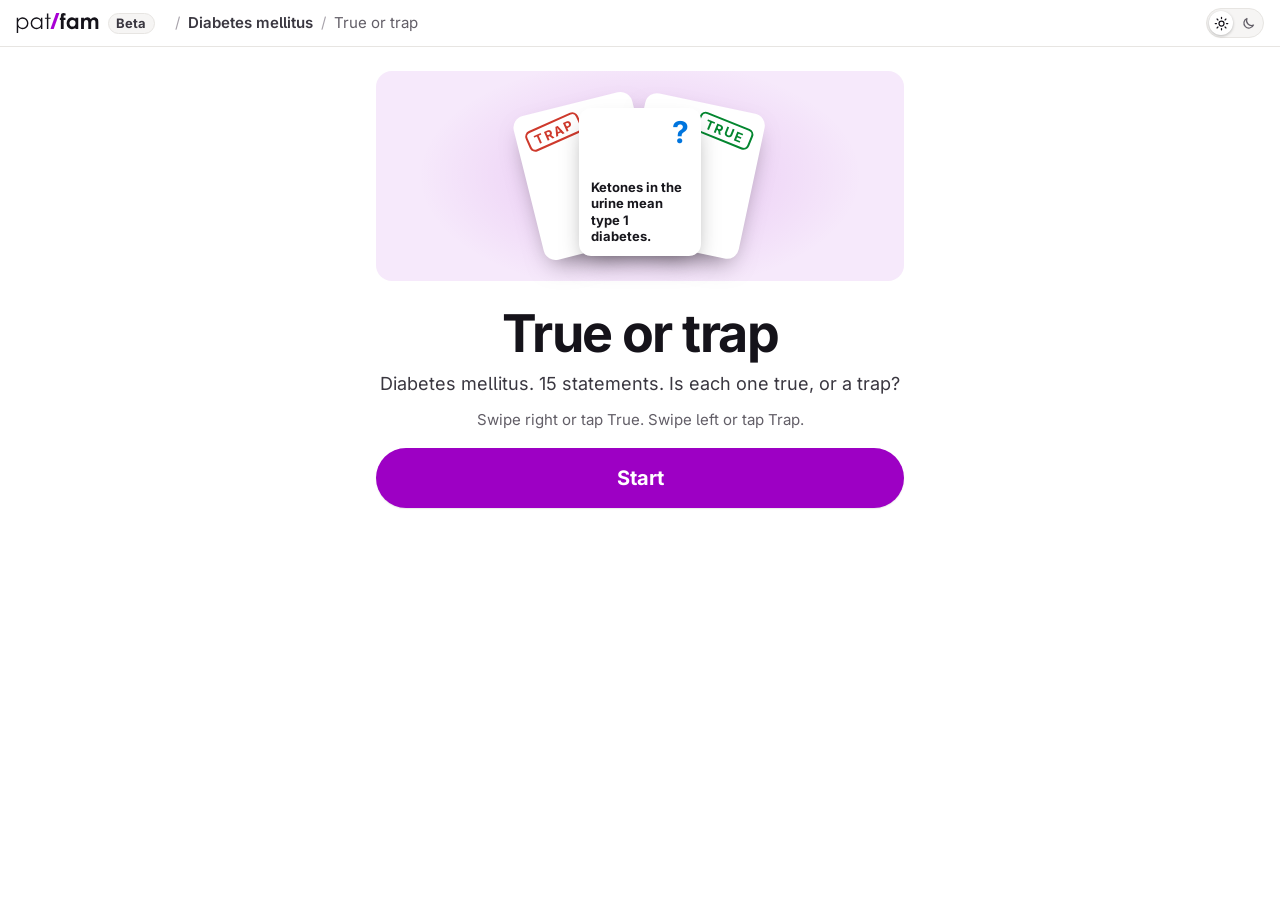
<file: diabetes-game.html>
<!doctype html><html lang="en"><head><meta name="robots" content="noindex,nofollow"><meta charset="utf-8"><meta name="viewport" content="width=device-width,initial-scale=1,viewport-fit=cover"><meta name="color-scheme" content="light dark"><link rel="preload" href="fonts/inter.e379f284.woff2" as="font" type="font/woff2" crossorigin><title>True or trap · Diabetes mellitus · patandfam</title><link rel="icon" href="favicon.svg" type="image/svg+xml"><meta name="description" content="Diabetes mellitus. 15 statements. Is each one true, or a trap?"><link rel="stylesheet" href="app.ce30315860.css"><style>
.home{max-width:720px}
.hm-video{display:block;width:100%;aspect-ratio:16/9;border-radius:var(--r);background:#fff;margin:0 0 var(--s-xl);
  border:var(--bw-line) solid var(--hairline)}
.hm-list{list-style:none;margin:0;padding:0;display:grid;gap:var(--s-xs)}
.hm-mod{display:flex;align-items:center;gap:var(--s-sm);padding:var(--s-sm) var(--s-md);
  border:var(--bw-line) solid var(--hairline);border-radius:var(--r);background:var(--surface)}
.hm-t{flex:1 1 auto;min-width:0;font-size:var(--t-16)}
.hm-mod.on{text-decoration:none;color:var(--ink);border-color:var(--ink-faint)}
.hm-mod.on .hm-t{font-weight:var(--w-bold)}
.hm-mod.on:hover{border-color:var(--primary);box-shadow:0 1px 6px rgba(0,0,0,.06)}
.hm-dots{display:flex;gap:4px}
.hm-dot{width:8px;height:8px;border-radius:50%}
.hm-go{color:var(--primary);font-size:var(--t-14);font-weight:var(--w-mid)}
.hm-go::after{content:" →"}
.hm-mod.off{background:var(--canvas-soft);border-color:transparent;color:var(--ink-faint)}
.hm-soon{font-size:var(--t-13);color:var(--ink-muted)}

:root{--brand:var(--primary)}
/* accounts: the top-bar button and the sign-in panel */
.acct-b{flex:none;font-family:inherit;font-weight:inherit;font-weight:var(--w-bold);
  border:var(--bw-line) solid var(--hairline);background:var(--surface);color:var(--ink);cursor:pointer;margin-right:var(--s-xs);
  transition:border-color .18s,color .18s}
.acct-b:hover{border-color:var(--brand);color:var(--brand)}
.acct-b.in{display:grid;place-items:center;background:var(--brand);color:var(--on-fill);border-color:var(--brand)}
.acct-b.in:hover{color:var(--on-fill);opacity:.9}
/* phones: the top bar has room for the logo and three buttons, not the breadcrumb too */
@media (max-width:560px){
  .topbar{gap:6px;padding-left:12px;padding-right:12px}
  .topbar .crumb{display:none}
  .acct-b{}
  #expb{}
}
.acct-wrap{position:fixed;inset:0;z-index:96;background:rgba(10,10,12,0);display:grid;place-items:center;padding:var(--s-md);
  transition:background .2s}
.acct-wrap.in{background:rgba(10,10,12,.5)}
.acct-wrap[hidden]{display:none}
.acct{position:relative;width:min(420px,100%);background:var(--surface);border:var(--bw-line) solid var(--hairline);
  border-radius:var(--r-2xl);box-shadow:0 24px 60px rgba(0,0,0,.25);padding:28px 28px 24px;opacity:0;transform:translateY(12px) scale(.98);
  transition:opacity .2s,transform .2s;max-height:calc(100vh - 32px);overflow-y:auto}
.acct-wrap.in .acct{opacity:1;transform:none}
.acct-x{position:absolute;top:14px;right:14px}
.acct-logo{display:flex;color:var(--ink);margin-bottom:18px}.acct-logo svg{height:18px;width:auto}
.acct h2{font-size:var(--t-22);letter-spacing:-.01em;margin:0 0 6px;border:0;padding:0}
.acct-t{margin:0 0 20px;color:var(--ink-2);font-size:var(--t-15);line-height:1.5}
.acct-google{display:flex;align-items:center;justify-content:center;gap:10px;width:100%;font-family:inherit;font-weight:inherit;
  font-weight:var(--w-bold);border:var(--bw-line) solid var(--hairline);background:var(--surface);
  color:var(--ink);cursor:pointer;transition:border-color .18s,background .18s}
.acct-google:hover{border-color:var(--ink-faint);background:var(--canvas-soft)}
.acct-google svg{width:18px;height:18px}
.acct-gnote{font-size:var(--t-12);line-height:1.45;color:var(--ink-muted);text-align:center;margin:8px 0 0}
.acct-or{display:flex;align-items:center;gap:var(--s-sm);color:var(--ink-muted);font-size:var(--t-14);margin:var(--s-md) 0}
.acct-or::before,.acct-or::after{content:"";flex:1;height:1px;background:var(--hairline)}
.acct form{display:grid;gap:6px}
.acct-l{font-size:var(--t-14);font-weight:var(--w-mid);color:var(--ink-2);margin-top:6px}
.acct-l:first-child{margin-top:0}
.acct-l[hidden],.acct select[hidden]{display:none}
.acct input,.acct select{font-family:inherit;font-weight:inherit;
  border:var(--bw-line) solid var(--hairline);background-color:var(--canvas);color:var(--ink);width:100%}
.acct select{padding-right:40px}

.acct form .vv-go{width:100%;margin-top:8px}
.acct .vv-go:disabled{opacity:.6;cursor:default}
.acct-msg{font-size:var(--t-14);margin:10px 0 0;color:var(--wrong)}
.acct-fine{margin:18px 0 0;font-size:var(--t-14);color:var(--ink-muted);text-align:center}
.acct-fine a{color:var(--ink-2)}
.acct-sent{text-align:center}
.acct-ic{display:grid;place-items:center;width:56px;height:56px;margin:0 auto 14px;border-radius:50%;
  background:color-mix(in srgb,var(--brand) 12%,transparent);color:var(--brand)}
.acct-ic svg{width:26px;height:26px}
.acct-sent b{color:var(--ink);word-break:break-all}
.acct-row{display:flex;align-items:center;justify-content:space-between;gap:var(--s-sm);margin-top:14px}
.acct form .acct-row .vv-go{width:auto;margin:0}
.acct-me{display:flex;align-items:center;gap:14px;margin-bottom:16px}
.acct-me h2{margin:0;font-size:var(--t-20)}
.acct-av{flex:none;width:48px;height:48px;border-radius:50%;display:grid;place-items:center;background:var(--brand);
  color:var(--on-fill);font-weight:var(--w-bold);font-size:var(--t-20)}
.acct-email{margin:2px 0 0;color:var(--ink-muted);font-size:var(--t-14);word-break:break-all}
.acct-ok{display:flex;align-items:center;gap:8px;margin:0 0 18px;font-size:var(--t-14);color:var(--ink-2);
  background:var(--canvas-soft);border-radius:var(--r-lg);padding:10px 14px}
.acct-ok::before{content:"";width:8px;height:8px;border-radius:50%;background:var(--correct);flex:none}
.acct-btns{display:grid;grid-template-columns:1fr 1fr;gap:8px}
.acct-sec{font-family:inherit;font-weight:inherit;font-weight:var(--w-mid);
  border:var(--bw-line) solid var(--hairline);background:var(--surface);color:var(--ink);cursor:pointer}
.acct-sec:hover{border-color:var(--brand);color:var(--brand)}
.acct-foot{display:flex;justify-content:space-between;align-items:center;margin-top:20px;padding-top:14px;
  border-top:var(--bw-hair) solid var(--hairline);font-size:var(--t-13)}
.acct-foot a{color:var(--ink-muted)}
.acct-del{color:var(--wrong);font-size:var(--t-13)}
@media (max-width:560px){
  .acct-wrap{place-items:end center;padding:0}
  .acct{width:100%;border-radius:var(--r-2xl) var(--r-2xl) 0 0;border-bottom:0;padding:24px 20px calc(24px + env(safe-area-inset-bottom));transform:translateY(40px)}
  .acct::before{content:"";position:absolute;top:8px;left:50%;width:40px;height:4px;margin-left:-20px;border-radius:var(--r-xs);background:var(--hairline)}
}
@media (prefers-reduced-motion:reduce){.acct,.acct-wrap{transition:none}}
.su-go{width:100%;margin-top:var(--s-xs)}
/* privacy and terms: a contents list beside the text, sections divided off, a comfortable line */
.pv-page{max-width:1040px;margin:0 auto;padding:clamp(40px,7vw,72px) var(--s-md) var(--s-xl)}
.pv-page h1{font-size:var(--t-d1);letter-spacing:-.03em;margin:0 0 6px}
.pv-up{color:var(--ink-muted);font-size:var(--t-14);margin:0 0 clamp(24px,4vw,40px)}
.lg-grid{display:grid;grid-template-columns:240px minmax(0,1fr);gap:clamp(32px,5vw,64px);align-items:start}
@media (max-width:899px){.lg-grid{grid-template-columns:1fr;gap:var(--s-md)}}
.lg-toc{position:sticky;top:76px}
@media (max-width:899px){.lg-toc{position:static}}
.lg-toc summary{list-style:none;cursor:pointer;font-weight:var(--w-bold);font-size:var(--t-15);padding:12px var(--s-md);
  border:var(--bw-line) solid var(--hairline);border-radius:var(--r-lg);background:var(--surface);display:flex;align-items:center}
.lg-toc summary::-webkit-details-marker{display:none}
.lg-toc summary::after{content:"";margin-left:auto;width:16px;height:1.45em;background:var(--ink-muted);
  -webkit-mask:var(--chev) center/14px 14px no-repeat;mask:var(--chev) center/14px 14px no-repeat;transition:transform .2s}
.lg-toc details[open] summary::after{transform:rotate(180deg)}
@media (min-width:900px){.lg-toc summary{display:none}}
.lg-toc ol{list-style:none;margin:0;padding:var(--s-xs) 0;display:grid;gap:2px}
@media (max-width:899px){.lg-toc ol{padding:var(--s-xs) var(--s-xs) 0}}
.lg-toc a{display:block;padding:7px 12px;border-radius:var(--r);color:var(--ink-2);text-decoration:none;font-size:var(--t-14);line-height:1.35;
  border-left:2px solid transparent}
.lg-toc a:hover{background:var(--canvas-soft);color:var(--ink)}
.lg-toc a[aria-current]{color:var(--brand-soft-ink);background:var(--brand-soft);font-weight:var(--w-mid)}
.lg-body{max-width:68ch}
.lg-body section{padding:var(--s-md) 0 var(--s-sm);border-top:var(--bw-hair) solid var(--hairline);scroll-margin-top:80px}
.lg-body section:first-child{border-top:0;padding-top:0}
.pv-page h2{font-size:var(--t-22);letter-spacing:-.01em;margin:0 0 var(--s-xs);border:0;padding:0}
.pv-page p{color:var(--ink-2);font-size:var(--t-16);line-height:1.65;margin:0 0 var(--s-sm)}
.lg-body a{color:var(--brand-soft-ink);text-underline-offset:3px}
.lg-ask{margin-top:var(--s-lg)!important;padding:var(--s-md);border-radius:var(--r-lg);background:var(--canvas-soft);color:var(--ink)!important}
/* footer, landing and learn pages */
.ft{margin-top:var(--s-xl);background:var(--canvas-soft);border-top:var(--bw-hair) solid var(--hairline)}
.ft-in{max-width:1040px;margin:0 auto;padding:var(--s-xl) var(--s-md) var(--s-lg);display:grid;grid-template-columns:1.6fr 1fr 1fr 1fr;gap:var(--s-lg)}
@media (max-width:720px){.ft-in{grid-template-columns:1fr 1fr}.ft-about{grid-column:1/-1}}
@media (max-width:400px){.ft-in{grid-template-columns:minmax(0,1fr)}}
.ft-logo{display:inline-flex;color:var(--ink)}.ft-logo svg{height:20px;width:auto}
.ft-about p{margin:var(--s-sm) 0 0;color:var(--ink-2);font-size:var(--t-15);line-height:1.5;max-width:300px}
.ft h2{font-size:var(--t-14);letter-spacing:0;font-weight:var(--w-bold);color:var(--ink-muted);margin:0 0 10px;border:0;padding:0}
.ft ul{list-style:none;margin:0;padding:0;display:grid;gap:0}
.ft ul a{display:block;padding:var(--s-xs) 0;color:var(--ink-2);text-decoration:none;font-size:var(--t-15)}
.ft ul a:hover{color:var(--ink);text-decoration:underline;text-underline-offset:3px}
.ft-base{max-width:1120px;margin:0 auto;padding:var(--s-md);display:flex;justify-content:space-between;gap:var(--s-md);flex-wrap:wrap;
  border-top:var(--bw-hair) solid var(--hairline);font-size:var(--t-13);color:var(--ink-muted)}
.ft-base a{color:var(--ink-muted);text-decoration:none}.ft-base a:hover{color:var(--ink)}
/* each lens: its icon beside the heading, the open lens filled in the sidebar, the phone's lens button tinted */
.lens-h{display:flex;align-items:center;gap:14px;margin:0 0 var(--s-md)}
.lens-h h1{margin:0}
.lens-hic{flex:none;width:48px;height:48px;border-radius:var(--r-lg);display:grid;place-items:center;color:var(--lens);
  background:color-mix(in srgb,var(--lens) 14%,var(--surface))}
.lens-hic .ic{width:21px;height:24px}
@media (max-width:560px){.lens-h{align-items:flex-start}.lens-hic{width:40px;height:40px;border-radius:var(--r-lg);margin-top:4px}}
.rail a[aria-current="page"][data-lens]{background:color-mix(in srgb,var(--lens,var(--ink)) 13%,var(--canvas));color:var(--lens,var(--ink));font-weight:var(--w-bold)}
.tb-mod .menu-b{background:color-mix(in srgb,var(--logo-slash,var(--ink)) 12%,var(--surface));color:var(--logo-slash,var(--ink));border-color:transparent}
/* the home page introduces patandfam; the Beta tag belongs inside the app */
/* buttons: the brand purple for the main action, a soft purple tint for the smaller ones; no black slabs */
.ld-cta,.vv-go,.vvx-go,.xc-go,.ex-dl,.fc-got,.sn.sn-next,.gm-b.go{background:var(--brand-fill);color:var(--brand-fill-ink);border-color:var(--brand-fill);
  box-shadow:var(--shadow-1);
  transition:transform .15s,box-shadow .15s,filter .15s}
.ld-cta:hover,.vv-go:hover,.vvx-go:hover,.xc-go:hover,.ex-dl:not(:disabled):hover,.fc-got:hover,.sn.sn-next:hover,.gm-b.go:hover{
  background:var(--brand-fill);color:var(--brand-fill-ink);opacity:1;filter:brightness(1.07);transform:translateY(-1px)}
.ld-top-cta,.acct-b:not(.in){background:var(--brand-soft);color:var(--brand-soft-ink);border-color:transparent}
.ld-top-cta:hover,.acct-b:not(.in):hover{background:color-mix(in srgb,var(--brand-fill) 18%,var(--canvas));color:var(--brand-soft-ink);border-color:transparent}
.xm-nav button.ans,.fb-rate button[aria-pressed="true"],.hlnote-b button.on{background:var(--brand-fill);border-color:var(--brand-fill);color:var(--brand-fill-ink)}
.fc-bar i,.xm-bar i{background:var(--brand-fill)}
.ld-cta:focus-visible,.ld-top-cta:focus-visible,.vv-go:focus-visible,.xc-go:focus-visible{outline:3px solid var(--focus-ring);outline-offset:3px}
@media (prefers-reduced-motion:reduce){.ld-cta,.vv-go,.vvx-go,.xc-go,.ex-dl,.fc-got,.sn.sn-next,.gm-b.go{transition:none}
  .ld-cta:hover,.vv-go:hover,.vvx-go:hover,.xc-go:hover,.fc-got:hover{transform:none}}
/* the phone on the landing page: the screen itself on a soft shadow, no black bezel */
.ld-phone{border:1px solid color-mix(in srgb,var(--ink) 12%,transparent);border-radius:var(--r-2xl);
  box-shadow:0 2px 6px rgba(30,20,50,.08),0 30px 70px -20px rgba(60,20,90,.35)}
/* the hero sits on a soft glow of the five lens colours */
.ld-hero{position:relative;isolation:isolate}
.ld-hero::before{content:"";position:absolute;z-index:-1;left:50%;top:18%;width:min(640px,90vw);height:320px;
  transform:translateX(-50%);filter:blur(70px);opacity:.16;border-radius:50%;
  background:conic-gradient(from 90deg,var(--lens-morbid-anatomy),var(--lens-microbiology),var(--lens-haematology),
    var(--lens-chemical-pathology),var(--lens-pharmacology),var(--lens-morbid-anatomy))}
.ld-hero h1{max-width:16ch;text-wrap:balance}
.ld-steps li::before{background:color-mix(in srgb,var(--brand) 12%,transparent);color:var(--brand)}
.ld-ic{transition:color .18s,border-color .18s}
.ld-feat:hover .ld-ic{color:var(--brand);border-color:color-mix(in srgb,var(--brand) 35%,transparent)}
.ld-q summary:hover{color:var(--brand)}
.hm-mod.on{transition:border-color .18s,box-shadow .18s,transform .18s}
.hm-mod.on:hover{border-color:var(--brand);box-shadow:var(--shadow-2);transform:translateY(-1px)}
.hm-mod.on .hm-go{color:var(--brand)}
@media (prefers-reduced-motion:reduce){.ld-cta:hover,.hm-mod.on:hover{transform:none}}
/* the page's sections run wider than its text: steps in a row, features as cards, the viva first */
.ld{max-width:1040px}
.ld-hero,.ld-faq{max-width:760px;margin-left:auto;margin-right:auto}
.ld-video{max-width:880px;margin-left:auto;margin-right:auto}
@media (min-width:760px){
  .ld-steps{grid-template-columns:repeat(3,1fr);gap:var(--s-lg)}
  .ld-steps li{grid-template-columns:1fr;gap:var(--s-xs);align-content:start}
  .ld-steps li::before{grid-row:auto;margin-bottom:var(--s-xs)}
}
.ld-feats{gap:var(--s-md);grid-template-columns:1fr}
.ld-feat{flex-direction:column;gap:var(--s-sm);padding:var(--s-lg);border:var(--bw-hair) solid var(--hairline);border-radius:var(--r-lg);background:var(--surface)}
@media (min-width:600px){.ld-feats{grid-template-columns:1fr 1fr}.ld-lead{grid-column:1/-1}}
@media (min-width:880px){.ld-feats{grid-template-columns:repeat(3,1fr)}.ld-lead{grid-column:span 2}}
.ld-feat.ld-lead{background:var(--brand-soft);border-color:transparent}
.ld-feat.ld-lead .ld-ic{background:var(--brand-fill);color:var(--brand-fill-ink);border-color:transparent}
.ld-lead h3{font-size:var(--t-22)}
.ld-lead p{font-size:var(--t-17);max-width:46ch}
/* a card lifts a little under the pointer, and its "Try it" link appears; on a touch screen the link always shows */
.ld-feat{transition:transform .18s,box-shadow .18s,border-color .18s}
/* on a phone, eight boxes stacked fill two screens: the features become rows, and only the lead stays a card */
@media (max-width:599px){
  .ld-feats{gap:0}
  .ld-feat:not(.ld-lead){flex-direction:row;gap:var(--s-md);padding:var(--s-md) 0;border:0;border-top:var(--bw-line) solid var(--hairline);border-radius:0;background:none}
  .ld-feat.ld-lead{margin-bottom:var(--s-sm)}
}
.ld-feat>div{display:flex;flex-direction:column;flex:1}
.ld-try{align-self:flex-start;margin-top:var(--s-sm);font-size:var(--t-15);font-weight:var(--w-bold);text-decoration:none;color:var(--brand-soft-ink);
  background:var(--brand-soft);padding:7px 14px;border-radius:var(--r-full);transition:opacity .18s,transform .18s}
.ld-lead .ld-try{background:var(--brand-fill);color:var(--brand-fill-ink)}
.ld-try:hover{background:var(--brand-fill);color:var(--brand-fill-ink)}
@media (hover:hover){
  .ld-feat:hover{transform:translateY(-3px);box-shadow:0 14px 34px -18px rgba(60,20,90,.35);border-color:color-mix(in srgb,var(--brand-fill) 30%,var(--hairline))}
}
@media (prefers-reduced-motion:reduce){.ld-feat,.ld-try{transition:none}.ld-feat:hover{transform:none}}
.ld-close{margin:var(--s-xl) 0 0;padding:clamp(40px,6vw,64px) var(--s-md);text-align:center;border-radius:var(--r-xl);background:var(--brand-soft)}
.ld-close h2{font-size:var(--t-d2);letter-spacing:-.02em;margin:0 0 var(--s-xs);border:0;padding:0}
.ld-close p{color:var(--ink-2);font-size:var(--t-17);margin:0 0 var(--s-lg)}
/* a list block: a short label, then the items */
.blist{margin:var(--s-md) 0}
.blist .bl-label{margin:0 0 6px;font-weight:var(--w-bold);font-size:var(--t-15)}
.blist ul{margin:0;padding-left:22px;line-height:1.6}
.blist li{margin:4px 0}
/* the assessment tab, for a student without an account: a lock and "Free account" */
.rail a:has(.as-lock){flex-wrap:wrap;row-gap:4px}
.as-lock{display:inline-flex;align-items:center;gap:4px;margin-left:22px;padding:2px 8px;border-radius:var(--r-full);
  font-size:var(--t-12);font-weight:var(--w-bold);white-space:nowrap;color:var(--brand-soft-ink);background:var(--brand-soft)}
.as-lock svg{width:12px;height:12px}
.pf-in .as-lock{display:none}
/* ---- small screens, zoom and the keyboard ------------------------------------------------ */
/* whatever gets focus or is scrolled to stops clear of the sticky bars and the page footer */
html{scroll-padding-top:calc(var(--h-lg) + var(--h-md) + var(--s-xs))}
html:has(body.has-pg){scroll-padding-bottom:calc(var(--pg-h) + var(--s-md))}
/* typing a note: the footer steps aside so it doesn't ride on top of the phone's keyboard */
body.has-pg:has(textarea:focus,input:not([type=checkbox]):not([type=radio]):not([type=range]):focus) .pg-nav{display:none}
/* the top bar never pushes the page sideways: its items shrink, and on a narrow phone it carries less */
.topbar{padding-top:max(var(--s-xs),env(safe-area-inset-top))}
.topbar>*{min-width:0}
@media (max-width:560px){
  .topbar .gm-back{display:block;overflow:hidden;text-overflow:ellipsis;white-space:nowrap}
  .topbar .gm-back svg{display:inline-block;vertical-align:-4px}
}
@media (max-width:400px){
  .tb-app .wordmark::after{display:none}
  .topbar .ld-top-cta,.topbar .acct-b{margin-right:0}
  .theme-sw{width:var(--h-sm);height:var(--h-sm);padding:0;justify-content:center;border-radius:50%}
  .theme-sw .ts-k,.theme-sw:not([aria-checked="true"]) .ts-sun,.theme-sw[aria-checked="true"] .ts-moon{display:none}
  .theme-sw .ts-ic{width:18px;height:18px;color:var(--ink-2)}
}
/* a module behind the all-access pass: its badge, its public page and the price on the landing page */
.ps-badge{display:inline-flex;align-items:center;gap:var(--s-xxs);height:28px;padding:0 var(--s-sm);border-radius:var(--r-full);
  background:var(--brand-soft);color:var(--brand-soft-ink);font-size:var(--t-14);font-weight:var(--w-mid)}
.ps-badge svg{width:14px;height:14px}
.lm-pass .ps-badge{margin-bottom:var(--s-sm)}
.lm-price{color:var(--ink-muted);font-size:var(--t-15);font-weight:var(--w-mid)}
.ps .ps-badge{margin-bottom:var(--s-md)}
.ps-box{max-width:460px;margin:var(--s-lg) auto 0;padding:var(--s-lg);border:var(--bw-line) solid var(--hairline);border-radius:var(--r-xl);
  background:var(--surface);box-shadow:var(--shadow-2);text-align:left}
.ps-price{margin:0;font-size:var(--t-30);font-weight:var(--w-bold);letter-spacing:var(--ls-head)}
.ps-inc{margin:var(--s-xxs) 0 var(--s-lg);color:var(--ink-2)}
.ps-box h2{font-size:var(--t-16);margin:0 0 var(--s-xs);border:0;padding:0}
.ps-list{list-style:none;margin:0 0 var(--s-lg);padding:0;display:grid;gap:var(--s-xs)}
.ps-list li{position:relative;padding-left:26px;color:var(--ink-2)}
.ps-list li::before{content:"";position:absolute;left:2px;top:.35em;width:14px;height:8px;border-left:2px solid var(--correct);border-bottom:2px solid var(--correct);transform:rotate(-45deg)}
.ps-box .ld-cta{display:flex;width:100%}
.ps-free{margin-top:var(--s-lg);color:var(--ink-muted)}
.pr-grid{display:grid;gap:var(--s-md);grid-template-columns:1fr}
@media (min-width:700px){.pr-grid{grid-template-columns:1fr 1fr}}
.pr-card{display:flex;flex-direction:column;align-items:flex-start;gap:var(--s-xs);padding:var(--s-lg);border:var(--bw-line) solid var(--hairline);
  border-radius:var(--r-xl);background:var(--surface)}
.pr-card h3{font-size:var(--t-18);margin:0}
.pr-amt{margin:0;font-size:var(--t-30);font-weight:var(--w-bold);letter-spacing:var(--ls-head)}
.pr-card p:not(.pr-amt){color:var(--ink-2);margin:0 0 var(--s-sm);flex:1}
.pr-pass{background:var(--brand-soft);border-color:transparent}
.pr-card .btn,.lm-pass .btn{border:var(--bw-line) solid var(--line-strong);background:var(--surface);color:var(--ink);text-decoration:none;font-weight:var(--w-mid)}
@media (hover:hover){.pr-card .btn:hover,.lm-pass .btn:hover{border-color:var(--ink-faint)}}

.gm{max-width:560px;margin:0 auto;padding:var(--s-lg) var(--s-md) var(--s-xl);min-height:calc(100vh - 140px);
  display:flex;flex-direction:column}
/* the start screen: the same dark stage and hand of cards as the way in */
.gm-intro{text-align:center}
.gm-stage{display:flex;justify-content:center;align-items:center;height:210px;border-radius:var(--r-xl);margin:0 0 var(--s-lg);
  background:radial-gradient(60% 80% at 50% 50%,color-mix(in srgb,var(--brand-fill) 16%,transparent),transparent 70%),var(--brand-soft)}
.gm h1{font-size:var(--t-d1);letter-spacing:-.03em;margin:0 0 var(--s-xs)}
.gm-sub{color:var(--ink-2);font-size:var(--t-17);line-height:1.5;margin:0 0 var(--s-sm)}
.gm-how{color:var(--ink-muted);font-size:var(--t-15);margin:0 0 var(--s-md)}
.gm-chip{display:inline-flex;align-items:center;gap:6px;font-size:var(--t-14);font-weight:var(--w-mid);color:var(--ink-2);
  background:var(--canvas-soft);padding:5px 12px;border-radius:var(--r-full);margin:0 0 var(--s-md)}
.gm-chip[hidden]{display:none}
.gm-chip svg{width:15px;height:15px;color:var(--warning)}
/* the round */
.gm-dots{display:flex;gap:4px;margin-bottom:var(--s-xs)}
.gm-dots i{flex:1;height:6px;border-radius:var(--r-xs);background:var(--hairline);transition:background .3s}
.gm-dots i.ok{background:var(--correct)}.gm-dots i.no{background:var(--wrong)}.gm-dots i.now{background:var(--ink-muted)}
.gm-meta{display:flex;align-items:center;justify-content:space-between;min-height:28px;margin-bottom:var(--s-sm)}
.gm-count{font-size:var(--t-13);color:var(--ink-muted);font-variant-numeric:tabular-nums;font-weight:var(--w-mid)}
.gm-streak{display:inline-flex;align-items:center;gap:4px;font-size:var(--t-13);font-weight:var(--w-bold);color:var(--warning);
  background:color-mix(in srgb,var(--warning) 13%,transparent);padding:3px 10px 3px 8px;border-radius:var(--r-full)}
.gm-streak[hidden]{display:none}
.gm-streak svg{width:15px;height:15px}
.gm-streak.pop{animation:gm-pop .35s cubic-bezier(.2,1.6,.4,1)}
.gm-pile{position:relative;margin-bottom:22px}
.gm-under{position:absolute;inset:0;border-radius:var(--r-2xl);background:var(--surface);border:var(--bw-line) solid var(--hairline);
  transition:opacity .3s}
.gm-under.u1{transform:translateY(10px) scale(.95);opacity:.75}
.gm-under.u2{transform:translateY(20px) scale(.9);opacity:.4}
.gm-card{position:relative;background:var(--surface);border:2px solid var(--hairline);border-radius:var(--r-2xl);
  padding:56px var(--s-lg) var(--s-lg);min-height:250px;display:flex;flex-direction:column;justify-content:center;
  box-shadow:0 14px 34px -16px rgba(0,0,0,.25);touch-action:pan-y;user-select:none;-webkit-user-select:none;cursor:grab;
  transition:border-color .2s ease, box-shadow .2s ease}
.gm-card.ok{border-color:var(--correct);box-shadow:0 0 0 4px color-mix(in srgb,var(--correct) 18%,transparent),0 14px 34px -16px rgba(0,0,0,.25)}
.gm-card.no{border-color:var(--wrong);box-shadow:0 0 0 4px color-mix(in srgb,var(--wrong) 18%,transparent),0 14px 34px -16px rgba(0,0,0,.25);
  animation:gm-shake .4s ease}
.gm-card.done{cursor:pointer}
.gm-card.enter{animation:gm-enter .32s cubic-bezier(.2,.9,.3,1)}
.gm-s{font-size:var(--t-d3);line-height:1.25;font-weight:var(--w-bold);letter-spacing:-.015em;margin:0}
.gm-stamp{position:absolute;top:16px;right:16px;font-style:normal;font-size:var(--t-20);font-weight:var(--w-bold);letter-spacing:.12em;
  text-transform:uppercase;border:3px solid;border-radius:var(--r);padding:1px 10px;opacity:0;pointer-events:none;
  transform:rotate(var(--r))}
.gm-stamp.t{color:var(--correct);--r:10deg}.gm-stamp.f{color:var(--wrong);--r:-10deg}
.gm-stamp.land{opacity:1;animation:gm-stamp .34s cubic-bezier(.2,1.5,.4,1)}
.gm-fb{margin-top:var(--s-md);padding-top:var(--s-md);border-top:var(--bw-hair) solid var(--hairline)}
.gm-verdict{font-weight:var(--w-bold);font-size:var(--t-17);margin:0 0 4px}
.gm-verdict.ok{color:var(--correct)}.gm-verdict.no{color:var(--wrong)}
.gm-why{margin:0;font-size:var(--t-17);line-height:1.45;color:var(--ink)}
.gm-again{margin:6px 0 0;font-size:var(--t-13);color:var(--ink-muted)}
.gm-btns{display:grid;grid-template-columns:1fr 1fr;gap:var(--s-sm);margin-top:var(--s-md)}
.gm-b{font:inherit;font-size:var(--t-20);font-weight:var(--w-bold);padding:15px;border-radius:var(--r-full);cursor:pointer;border:0;
  color:var(--canvas);box-shadow:0 4px 0 rgba(0,0,0,.22);transition:transform .08s ease, box-shadow .08s ease, filter .15s}
.gm-b:hover{filter:brightness(1.07)}
.gm-b:active{transform:translateY(3px);box-shadow:0 1px 0 rgba(0,0,0,.22)}
.gm-b.trap{background:var(--wrong)}.gm-b.true{background:var(--correct)}
.gm-b.go{grid-column:1/-1;background:var(--brand-fill);color:var(--brand-fill-ink)}
/* phones hide the breadcrumb, so a back link to the module takes its place */
.gm-back{display:none;align-items:center;gap:2px;color:var(--ink-2);text-decoration:none;font-weight:var(--w-mid);font-size:var(--t-15);
  padding:6px 4px;margin-left:var(--s-xs)}
.gm-back svg{width:18px;height:18px}
@media (max-width:560px){.gm-back{display:inline-flex}}
/* the end */
.gm-res{text-align:center;padding-top:var(--s-sm)}
.gm-ring{--p:0;position:relative;width:160px;height:160px;margin:0 auto var(--s-md);border-radius:50%;
  background:conic-gradient(var(--correct) calc(var(--p) * 1turn),var(--hairline) 0)}
.gm-ring::before{content:"";position:absolute;inset:13px;border-radius:50%;background:var(--canvas)}
.gm-ring div{position:absolute;inset:0;display:flex;align-items:center;justify-content:center}
.gm-ring b{font-size:var(--t-48);letter-spacing:-.03em;line-height:1;font-variant-numeric:tabular-nums}
.gm-ring span{font-size:var(--t-18);color:var(--ink-muted);font-weight:var(--w-mid);margin:14px 0 0 3px}
.gm-end h2{font-size:var(--t-30);letter-spacing:-.02em;margin:0 0 4px;border:0;padding:0}
.gm-chip.gm-new{color:var(--warning);background:color-mix(in srgb,var(--warning) 13%,transparent)}
.gm-miss{margin-top:var(--s-md)}
.gm-miss h3{font-size:var(--t-20);margin:0 0 var(--s-xs);border:0;padding:0}
.gm-m{display:block;padding:14px 0;border-bottom:var(--bw-hair) solid var(--hairline);text-decoration:none;color:inherit;text-align:left}
.gm-m:first-of-type{border-top:var(--bw-hair) solid var(--hairline)}
.gm-m b{display:block;font-size:var(--t-16);color:var(--ink)}
.gm-m span{display:block;font-size:var(--t-15);color:var(--ink-2);margin-top:2px}
.gm-m em{display:inline-block;margin-top:4px;font-style:normal;font-size:var(--t-14);color:var(--ink);font-weight:var(--w-mid);text-decoration:underline;
  text-underline-offset:3px;text-decoration-color:var(--hairline)}
.gm-end .gm-btns{margin-top:var(--s-lg)}
.gm-link{display:block;text-align:center;margin-top:var(--s-md);color:var(--ink-2);font-size:var(--t-15)}
.gm-confetti{position:fixed;inset:0;pointer-events:none;overflow:hidden;z-index:60}
.gm-confetti i{position:absolute;left:50%;top:38%;width:9px;height:14px;border-radius:var(--r-xs)}
@keyframes gm-enter{from{transform:translateY(16px) scale(.95);opacity:.3}to{transform:none;opacity:1}}
@keyframes gm-stamp{from{transform:rotate(var(--r)) scale(2.2);opacity:0}to{transform:rotate(var(--r)) scale(1);opacity:1}}
@keyframes gm-shake{20%{translate:-9px 0}40%{translate:8px 0}60%{translate:-5px 0}80%{translate:3px 0}}
@keyframes gm-pop{from{transform:scale(1.3)}to{transform:scale(1)}}
@media (max-width:560px){.gm-stage{height:190px}}
@media (prefers-reduced-motion:reduce){
  .gm-card,.gm-card.no,.gm-card.enter,.gm-stamp.land,.gm-streak.pop{animation:none;transition:none}}
</style></head><body><header class="topbar tb-app"><a class="wordmark" href="index.html"><svg xmlns="http://www.w3.org/2000/svg" viewBox="0 0 8083 1934" role="img" aria-label="patandfam"><title>patandfam</title><g transform="translate(-87.0 1536.0) scale(1 -1)"><g fill="currentColor"><path transform="translate(0.0 0)" d="M158 1088H297V888Q380 1002 488.0 1059.0Q596 1116 729 1116Q961 1116 1126.0 949.0Q1291 782 1291 547Q1291 307 1127.5 139.5Q964 -28 733 -28Q603 -28 494.0 26.0Q385 80 297 187V-398H158ZM718 981Q536 981 411.5 854.0Q287 727 287 538Q287 414 342.5 315.0Q398 216 501.5 158.0Q605 100 720 100Q833 100 932.5 158.5Q1032 217 1091.0 322.0Q1150 427 1150 542Q1150 658 1091.5 762.0Q1033 866 934.0 923.5Q835 981 718 981Z"/><path transform="translate(1397.0 0)" d="M1240 1088V0H1102V187Q1014 80 904.5 26.0Q795 -28 665 -28Q434 -28 270.5 139.5Q107 307 107 547Q107 782 272.0 949.0Q437 1116 669 1116Q803 1116 911.5 1059.0Q1020 1002 1102 888V1088ZM680 981Q563 981 464.0 923.5Q365 866 306.5 762.0Q248 658 248 542Q248 427 307.0 322.0Q366 217 465.5 158.5Q565 100 679 100Q794 100 897.0 158.0Q1000 216 1055.5 315.0Q1111 414 1111 538Q1111 727 986.5 854.0Q862 981 680 981Z"/><path transform="translate(2796.0 0)" d="M278 1492H419V1088H641V968H419V0H278V968H87V1088H278Z"/><path transform="translate(4319.8 0)" d="M8 1088H105Q106 1302 112 1341Q123 1431 187.5 1483.5Q252 1536 370 1536Q455 1536 562 1497V1289Q503 1306 465 1306Q417 1306 395 1286Q379 1271 379 1224L378 1088H551V856H378V0H105V856H8Z"/><path transform="translate(4892.8 0)" d="M942 1088H1214V0H942V115Q862 39 781.5 5.5Q701 -28 607 -28Q396 -28 242.0 135.5Q88 299 88 542Q88 794 237.0 955.0Q386 1116 599 1116Q697 1116 783.0 1079.0Q869 1042 942 968ZM655 864Q528 864 444.0 774.5Q360 685 360 545Q360 404 445.5 313.0Q531 222 656 222Q785 222 870.0 311.5Q955 401 955 546Q955 688 870.0 776.0Q785 864 655 864Z"/><path transform="translate(6244.8 0)" d="M136 1088H410V963Q480 1040 565.5 1078.0Q651 1116 752 1116Q854 1116 936.0 1066.0Q1018 1016 1068 920Q1133 1016 1227.5 1066.0Q1322 1116 1434 1116Q1550 1116 1638.0 1062.0Q1726 1008 1764.5 921.0Q1803 834 1803 638V0H1528V552Q1528 737 1482.0 802.5Q1436 868 1344 868Q1274 868 1218.5 828.0Q1163 788 1136.0 717.5Q1109 647 1109 491V0H834V527Q834 673 812.5 738.5Q791 804 748.0 836.0Q705 868 644 868Q576 868 520.5 827.5Q465 787 437.5 714.0Q410 641 410 484V0H136Z"/></g><polygon class="slash" style="fill:var(--logo-slash, var(--lens-morbid-anatomy))" points="3417.4,0.0 3731.3,0.0 4284.3,1536.0 3970.3,1536.0"/></g></svg></a><nav class="crumb" aria-label="Breadcrumb"><a href="diabetes.html">Diabetes mellitus</a><span class="crumb-l">True or trap</span></nav><a class="gm-back" href="diabetes.html#games"><svg viewBox="0 0 24 24" fill="none" stroke="currentColor" stroke-width="2" stroke-linecap="round" stroke-linejoin="round" aria-hidden="true"><path d="M15 6l-6 6 6 6"/></svg>Diabetes mellitus</a><span class="tb-sp"></span><button id="themeb" class="theme-sw" role="switch" aria-checked="false" aria-label="Dark"><span class="ts-k" aria-hidden="true"></span><svg class="ts-ic ts-sun" viewBox="0 0 24 24" fill="none" stroke="currentColor" stroke-width="2" stroke-linecap="round" aria-hidden="true"><circle cx="12" cy="12" r="4"/><path d="M12 2v2M12 20v2M4.9 4.9l1.4 1.4M17.7 17.7l1.4 1.4M2 12h2M20 12h2M4.9 19.1l1.4-1.4M17.7 6.3l1.4-1.4"/></svg><svg class="ts-ic ts-moon" viewBox="0 0 24 24" fill="none" stroke="currentColor" stroke-width="2" stroke-linecap="round" stroke-linejoin="round" aria-hidden="true"><path d="M20 14.5A8 8 0 0 1 9.5 4a8 8 0 1 0 10.5 10.5z"/></svg></button></header><main class="gm"><section id="gm-intro" class="gm-intro"><div class="gm-stage"><span class="gdeck" aria-hidden="true"><span class="gd c1"><i class="gd-st f">Trap</i><span>Glycosuria diagnoses diabetes mellitus.</span></span><span class="gd c2"><i class="gd-st t">True</i><span>HbA1c reads falsely low in haemolysis.</span></span><span class="gd c3"><i class="gd-q">?</i><span>Ketones in the urine mean type 1 diabetes.</span></span></span></div><h1>True or trap</h1><p class="gm-sub">Diabetes mellitus. 15 statements. Is each one true, or a trap?</p><p class="gm-how">Swipe right or tap True. Swipe left or tap Trap.</p><p class="gm-chip" id="gm-intro-best" hidden><svg viewBox="0 0 24 24" aria-hidden="true"><path fill="currentColor" d="M13.5 1.5c.4 3.6 4.9 6 4.9 11.2a6.4 6.4 0 0 1-12.8 0c0-3 1.5-4.7 2.9-6.2.1 2 .9 3.4 2.2 4.1-.3-3.6 1.1-6.7 2.8-9.1z"/></svg><span></span></p><div class="gm-btns"><button class="gm-b go" id="gm-start">Start</button></div></section><section id="gm-play" hidden><div class="gm-dots" id="gm-dots" aria-hidden="true"></div><div class="gm-meta"><span class="gm-count" id="gm-count"></span><span class="gm-streak" id="gm-streak" hidden><svg viewBox="0 0 24 24" aria-hidden="true"><path fill="currentColor" d="M13.5 1.5c.4 3.6 4.9 6 4.9 11.2a6.4 6.4 0 0 1-12.8 0c0-3 1.5-4.7 2.9-6.2.1 2 .9 3.4 2.2 4.1-.3-3.6 1.1-6.7 2.8-9.1z"/></svg><span id="gm-streak-n"></span></span></div><div class="gm-pile"><i class="gm-under u2" id="gm-u2"></i><i class="gm-under u1" id="gm-u1"></i><div class="gm-card" id="gm-card" aria-live="polite"><i class="gm-stamp t" id="gm-st-t" aria-hidden="true">True</i><i class="gm-stamp f" id="gm-st-f" aria-hidden="true">Trap</i><p class="gm-s" id="gm-s"></p><div class="gm-fb" id="gm-fb" hidden><p class="gm-verdict" id="gm-verdict"></p><p class="gm-why" id="gm-why"></p><p class="gm-again" id="gm-again" hidden>You&#x27;ll see this one again.</p></div></div></div><div class="gm-btns" id="gm-ans"><button class="gm-b trap" id="gm-trap">← Trap</button><button class="gm-b true" id="gm-true">True →</button></div><div class="gm-btns"><button class="gm-b go" id="gm-next" hidden>Next →</button></div></section><section id="gm-end" class="gm-end" hidden><div class="gm-res"><div class="gm-ring" id="gm-ring" role="img"><div><b id="gm-num">0</b><span id="gm-of"></span></div></div><h2 id="gm-rank"></h2><p class="gm-sub" id="gm-score"></p><p class="gm-chip" id="gm-best"></p></div><div class="gm-miss" id="gm-miss"></div><div class="gm-btns"><button class="gm-b go" id="gm-again-b">Play again</button></div><a class="gm-link" href="diabetes.html">Back to the module</a></section></main><script type="application/json" id="gm-data">{"module_href": "diabetes.html", "round": 15, "ui": {"streak": "{n} in a row", "ranks": [[1, "Examiner-proof."], [0.8, "Sharp eye."], [0.5, "Getting there."], [0, "The traps won this round."]], "deck": [["Glycosuria diagnoses diabetes mellitus.", false], ["HbA1c reads falsely low in haemolysis.", true], ["Ketones in the urine mean type 1 diabetes.", null]], "page_title": "True or trap · Diabetes mellitus · patandfam", "heading": "True or trap", "sub": "Diabetes mellitus. 15 statements. Is each one true, or a trap?", "how": "Swipe right or tap True. Swipe left or tap Trap.", "start": "Start", "true": "True", "trap": "Trap", "next": "Next", "right": "Right.", "wrong": "Not quite.", "its_true": "It's true.", "its_trap": "It's a trap.", "again_note": "You'll see this one again.", "score": "{n} of {t} right first time", "best": "Your best: {b}", "new_best": "A new best!", "missed": "Worth another look", "reread": "Read it in the module", "play_again": "Play again", "back": "Back to the module", "perfect": "Every one right first time."}, "items": [{"s": "Glycosuria diagnoses diabetes mellitus.", "a": false, "why": "A low renal threshold or pregnancy causes it too.", "sec": "cp-diagnosis", "lens": "chemical-pathology", "sources": ["dm-cp-crook-tests"], "lensTitle": "Chemical Pathology"}, {"s": "Ketones in the urine mean type 1 diabetes.", "a": false, "why": "In Nigeria ketoacidosis is common in type 2.", "sec": "cp-dka", "lens": "chemical-pathology", "sources": ["dm-edo2012"], "lensTitle": "Chemical Pathology"}, {"s": "HbA1c is reliable in sickle cell disease.", "a": false, "why": "Haemolysis shortens red cell life and lowers it.", "sec": "cp-hba1c", "lens": "chemical-pathology", "sources": ["dm-crook"], "lensTitle": "Chemical Pathology"}, {"s": "Kimmelstiel-Wilson nodules point to diabetes.", "a": true, "why": "They're almost pathognomonic of it.", "sec": "ma-histology", "lens": "morbid-anatomy", "sources": ["dm-robbins"], "lensTitle": "Morbid Anatomy"}, {"s": "Diffuse mesangial sclerosis is specific for diabetes.", "a": false, "why": "It's commoner, but only the nodular form is.", "sec": "ma-histology", "lens": "morbid-anatomy", "sources": ["dm-robbins"], "lensTitle": "Morbid Anatomy"}, {"s": "A hyaline afferent arteriole points to diabetes.", "a": false, "why": "Age and hypertension cause it too. Efferent involvement points to diabetes.", "sec": "ma-histology", "lens": "morbid-anatomy", "sources": ["dm-robbins"], "lensTitle": "Morbid Anatomy"}, {"s": "Kimmelstiel-Wilson nodules show apple-green birefringence.", "a": false, "why": "Amyloid does. The nodules don't.", "sec": "ma-differentials", "lens": "morbid-anatomy", "sources": ["dm-ma-robbins-amyloid"], "lensTitle": "Morbid Anatomy"}, {"s": "Insulitis is the islet lesion of type 2 diabetes.", "a": false, "why": "Insulitis is type 1. Type 2 shows islet amyloid.", "sec": "ma-histology", "lens": "morbid-anatomy", "sources": ["dm-robbins"], "lensTitle": "Morbid Anatomy"}, {"s": "Type 2 diabetes is linked to HLA-DR3 and DR4.", "a": false, "why": "That's type 1. Type 2 has no HLA link.", "sec": "ma-aetiology", "lens": "morbid-anatomy", "sources": ["dm-robbins"], "lensTitle": "Morbid Anatomy"}, {"s": "Identical twins share type 2 more than type 1.", "a": true, "why": "Type 2 concordance is far higher.", "sec": "ma-aetiology", "lens": "morbid-anatomy", "sources": ["dm-robbins"], "lensTitle": "Morbid Anatomy"}, {"s": "Islet antibodies can appear before type 1 symptoms.", "a": true, "why": "They're found in most patients, often before onset.", "sec": "ma-pathogenesis", "lens": "morbid-anatomy", "sources": ["dm-robbins"], "lensTitle": "Morbid Anatomy"}, {"s": "Thirst causes the polyuria of diabetes.", "a": false, "why": "Glycosuria causes it. Thirst follows the water loss.", "sec": "ma-signs", "lens": "morbid-anatomy", "sources": ["dm-robbins"], "lensTitle": "Morbid Anatomy"}, {"s": "Myocardial infarction is the commonest cause of death in diabetes.", "a": true, "why": "Renal failure comes second.", "sec": "ma-course", "lens": "morbid-anatomy", "sources": ["dm-robbins"], "lensTitle": "Morbid Anatomy"}, {"s": "Neuropathy is a macrovascular complication.", "a": false, "why": "It's microvascular, with nephropathy and retinopathy.", "sec": "ma-complications", "lens": "morbid-anatomy", "sources": ["dm-robbins"], "lensTitle": "Morbid Anatomy"}, {"s": "VEGF drives proliferative retinopathy.", "a": true, "why": "Poorly perfused retina makes it, and new vessels sprout.", "sec": "ma-complications", "lens": "morbid-anatomy", "sources": ["dm-ma-robbins-eye"], "lensTitle": "Morbid Anatomy"}, {"s": "A neuropathic foot ulcer hurts.", "a": false, "why": "It's painless. The foot can't feel the injury.", "sec": "ma-foot", "lens": "morbid-anatomy", "sources": ["dm-robbins"], "lensTitle": "Morbid Anatomy"}, {"s": "Infection turns dry gangrene wet.", "a": true, "why": "Bacteria liquefy the dead tissue.", "sec": "ma-foot", "lens": "morbid-anatomy", "sources": ["robbins-ci"], "lensTitle": "Morbid Anatomy"}, {"s": "Neuropathy predicted amputation in Nigerian patients.", "a": false, "why": "Ulcer age, arterial disease and osteomyelitis did.", "sec": "ma-foot", "lens": "morbid-anatomy", "sources": ["dm-ma-ugwu2019-amputation"], "lensTitle": "Morbid Anatomy"}, {"s": "An infected diabetic foot usually grows one organism.", "a": false, "why": "It's usually polymicrobial.", "sec": "mb-infections", "lens": "microbiology", "sources": ["dm-adeyemo2021"], "lensTitle": "Microbiology and Parasitology"}, {"s": "Gram-negative rods led a Nigerian foot ulcer series.", "a": true, "why": "They were most of the isolates.", "sec": "mb-infections", "lens": "microbiology", "sources": ["dm-adeyemo2021"], "lensTitle": "Microbiology and Parasitology"}, {"s": "Mucormycosis hyphae have septa.", "a": false, "why": "They have none, and branch at right angles.", "sec": "mb-infections", "lens": "microbiology", "sources": ["dm-robbins-mucor"], "lensTitle": "Microbiology and Parasitology"}, {"s": "Ketoacidosis favours mucormycosis.", "a": true, "why": "Profound acidosis lets the moulds invade.", "sec": "mb-infections", "lens": "microbiology", "sources": ["dm-mb-gladwin-fungi"], "lensTitle": "Microbiology and Parasitology"}, {"s": "Pseudomonas causes malignant otitis externa.", "a": true, "why": "It burrows from the ear canal into the mastoid.", "sec": "mb-infections", "lens": "microbiology", "sources": ["dm-mb-gladwin-pseudomonas"], "lensTitle": "Microbiology and Parasitology"}, {"s": "A neurogenic bladder favours urinary infection.", "a": true, "why": "Urine left standing lets bacteria multiply.", "sec": "mb-vulnerable", "lens": "microbiology", "sources": ["dm-robbins-uti"], "lensTitle": "Microbiology and Parasitology"}, {"s": "Bone under a diabetic foot ulcer usually grows one organism.", "a": false, "why": "Infection that spreads from an ulcer into bone is often mixed.", "sec": "mb-tests", "lens": "microbiology", "sources": ["dm-mb-robbins-osteo"], "lensTitle": "Microbiology and Parasitology"}, {"s": "An X-ray names the organism in osteomyelitis.", "a": false, "why": "It shows bone destruction, not the organism.", "sec": "mb-tests", "lens": "microbiology", "sources": ["dm-mb-robbins-osteo"], "lensTitle": "Microbiology and Parasitology"}, {"s": "One random glucose of 11.1 can diagnose diabetes.", "a": true, "why": "With symptoms. Without them, repeat it.", "sec": "cp-diagnosis", "lens": "chemical-pathology", "sources": ["dm-cp-crook-diagnosis"], "lensTitle": "Chemical Pathology"}, {"s": "A 2-hour OGTT of 9.5 mmol/L is diabetes.", "a": false, "why": "It's impaired glucose tolerance: 7.8 to below 11.1.", "sec": "cp-diagnosis", "lens": "chemical-pathology", "sources": ["dm-cp-crook-diagnosis"], "lensTitle": "Chemical Pathology"}, {"s": "A plain-tube glucose left for hours reads high.", "a": false, "why": "It reads low. The cells keep using glucose.", "sec": "cp-specimens", "lens": "chemical-pathology", "sources": ["dm-cp-crook-tests"], "lensTitle": "Chemical Pathology"}, {"s": "Urine strips can detect hypoglycaemia.", "a": false, "why": "They stay negative below the renal threshold.", "sec": "cp-specimens", "lens": "chemical-pathology", "sources": ["dm-cp-crook-tests"], "lensTitle": "Chemical Pathology"}, {"s": "Ketone strips detect acetoacetate best.", "a": true, "why": "β-hydroxybutyrate doesn't always react.", "sec": "cp-specimens", "lens": "chemical-pathology", "sources": ["dm-cp-crook-tests"], "lensTitle": "Chemical Pathology"}, {"s": "HbA1c reflects the past two to three months.", "a": true, "why": "It tracks the mean plasma glucose.", "sec": "cp-hba1c", "lens": "chemical-pathology", "sources": ["dm-robbins"], "lensTitle": "Chemical Pathology"}, {"s": "Total body potassium is high in DKA.", "a": false, "why": "Plasma potassium is often high. The body's store is low.", "sec": "cp-dka", "lens": "chemical-pathology", "sources": ["dm-crook"], "lensTitle": "Chemical Pathology"}, {"s": "A high amylase in DKA proves pancreatitis.", "a": false, "why": "Amylase can rise in DKA without it.", "sec": "cp-dka", "lens": "chemical-pathology", "sources": ["dm-cp-crook-coma"], "lensTitle": "Chemical Pathology"}, {"s": "HHS has no significant ketones.", "a": true, "why": "Enough insulin is probably left to stop lipolysis.", "sec": "cp-hhs", "lens": "chemical-pathology", "sources": ["dm-crook"], "lensTitle": "Chemical Pathology"}, {"s": "The sodium is often high in HHS.", "a": true, "why": "Far more water than sodium is lost.", "sec": "cp-hhs", "lens": "chemical-pathology", "sources": ["dm-cp-crook-coma"], "lensTitle": "Chemical Pathology"}, {"s": "Lactate widens the anion gap.", "a": true, "why": "It's an unmeasured anion replacing bicarbonate.", "sec": "cp-anion-gap", "lens": "chemical-pathology", "sources": ["dm-cp-crook-acidbase"], "lensTitle": "Chemical Pathology"}, {"s": "High insulin, low C-peptide means an insulinoma.", "a": false, "why": "It means injected insulin.", "sec": "cp-hypoglycaemia", "lens": "chemical-pathology", "sources": ["dm-crook"], "lensTitle": "Chemical Pathology"}, {"s": "Microalbuminuria is an early sign of nephropathy.", "a": true, "why": "It comes while kidney function looks normal.", "sec": "cp-microalbuminuria", "lens": "chemical-pathology", "sources": ["dm-crook"], "lensTitle": "Chemical Pathology"}, {"s": "Lack of insulin lowers the triglyceride.", "a": false, "why": "It raises it. Lipoprotein lipase needs insulin.", "sec": "cp-lipids", "lens": "chemical-pathology", "sources": ["dm-cp-crook-diagnosis"], "lensTitle": "Chemical Pathology"}, {"s": "Sulfonylureas work in type 1 diabetes.", "a": false, "why": "They need β cells to release insulin.", "sec": "ph-sulfonylureas", "lens": "pharmacology", "sources": ["dm-katzung-secretagogues"], "lensTitle": "Pharmacology"}, {"s": "Glibenclamide's effect lasts over a day.", "a": true, "why": "Its metabolites still work, and it stays in the β cell.", "sec": "ph-sulfonylureas", "lens": "pharmacology", "sources": ["dm-katzung-secretagogues"], "lensTitle": "Pharmacology"}, {"s": "Metformin causes hypoglycaemia on its own.", "a": false, "why": "It doesn't. Insulin and sulfonylureas do.", "sec": "ph-metformin", "lens": "pharmacology", "sources": ["dm-katzung-metformin", "dm-nstg-2022"], "lensTitle": "Pharmacology"}, {"s": "Metformin builds up when the kidneys fail.", "a": true, "why": "The kidney excretes it unchanged.", "sec": "ph-metformin", "lens": "pharmacology", "sources": ["dm-katzung-metformin"], "lensTitle": "Pharmacology"}, {"s": "Insulin drives potassium into cells.", "a": true, "why": "Plasma potassium falls when insulin is given.", "sec": "ph-insulin", "lens": "pharmacology", "sources": ["dm-crook"], "lensTitle": "Pharmacology"}, {"s": "Glargine can be mixed with soluble insulin.", "a": false, "why": "It's never mixed with another insulin.", "sec": "ph-insulin", "lens": "pharmacology", "sources": ["dm-katzung-insulin"], "lensTitle": "Pharmacology"}, {"s": "SGLT2 inhibitors can cause ketoacidosis at a normal glucose.", "a": true, "why": "The urine keeps removing glucose.", "sec": "ph-other-classes", "lens": "pharmacology", "sources": ["dm-katzung-other"], "lensTitle": "Pharmacology"}, {"s": "Pioglitazone causes fluid retention.", "a": true, "why": "It can cause heart failure.", "sec": "ph-other-classes", "lens": "pharmacology", "sources": ["dm-katzung-other"], "lensTitle": "Pharmacology"}, {"s": "Thiazides lower plasma glucose.", "a": false, "why": "They raise it.", "sec": "ph-interactions", "lens": "pharmacology", "sources": ["dm-robbins-drugs", "dm-crook-drugs"], "lensTitle": "Pharmacology"}, {"s": "β-blockers hide the warning signs of hypoglycaemia.", "a": true, "why": "They mask the adrenergic signs and delay recovery.", "sec": "ph-interactions", "lens": "pharmacology", "sources": ["dm-katzung-beta"], "lensTitle": "Pharmacology"}]}</script><script>
(function(){
var D=JSON.parse(document.getElementById("gm-data").textContent), U=D.ui, KEY="patandfam.diabetes.v1";
var CALM=!!(window.matchMedia&&matchMedia("(prefers-reduced-motion: reduce)").matches);
function $(s){ return document.querySelector(s); }
function esc(x){ return String(x).replace(/&/g,"&amp;").replace(/</g,"&lt;").replace(/>/g,"&gt;").replace(/"/g,"&quot;"); }
function st(){ try{ return JSON.parse(localStorage.getItem(KEY)||"{}")||{}; }catch(e){ return {}; } }
function bestGet(){ return +(st().gameBest||0); }
function bestSet(n){ try{ var s=st(); s.gameBest=n; localStorage.setItem(KEY,JSON.stringify(s)); if(window.pfSync) window.pfSync(); }catch(e){} }
function buzz(p){ try{ if(navigator.vibrate) navigator.vibrate(p); }catch(e){} }
/* a first answer missed goes to the module's Today's mix (the record's chk, as its quick checks keep it), with
   the statement's words, since the flashcards live on another page; a later right first answer puts it right */
function hash(x){ var h=5381; for(var i=0;i<x.length;i++) h=((h<<5)+h+x.charCodeAt(i))|0; return (h>>>0).toString(36); }
function rec(it,ok){ try{ var s=st(), c=s.chk=s.chk||{}, k="gm:"+hash(it.s), r=c[k];
  if(!ok) c[k]={x:"gm",s:it.sec||"",l:it.lens,f:it.s,a:it.a?1:0,b:it.why,ok:0,at:Date.now()};
  else if(r&&!r.ok&&!r.fx){ r.fx=1; r.at=Date.now(); } else return;
  localStorage.setItem(KEY,JSON.stringify(s)); if(window.pfSync) window.pfSync(); }catch(e){} }
var queue, firstTry, res, cur, locked, total, streak, answeredAt=0;
var card=$("#gm-card"), stT=$("#gm-st-t"), stF=$("#gm-st-f");
function shuffle(a){ for(var i=a.length-1;i>0;i--){ var j=Math.floor(Math.random()*(i+1)), t=a[i]; a[i]=a[j]; a[j]=t; } return a; }
function view(v){ ["gm-intro","gm-play","gm-end"].forEach(function(k){ $("#"+k).hidden=k!==v; }); }
function start(){
  total=Math.min(D.round,D.items.length);
  queue=shuffle(D.items.map(function(x,i){ return i; })).slice(0,total).map(function(i){ return {i:i,first:true}; });
  firstTry={}; res=[]; streak=0; showStreak(); view("gm-play"); window.scrollTo(0,0); dots(); show(); }
function dots(){ var h="", n=res.length;   /* one dot per statement, in the order answered */
  for(var k=0;k<total;k++) h+='<i class="'+(k<n?(res[k]?"ok":"no"):(k===n?"now":""))+'"></i>';
  $("#gm-dots").innerHTML=h; $("#gm-count").textContent=Math.min(n+1,total)+" / "+total; }
function showStreak(){ var s=$("#gm-streak"); s.hidden=streak<2; if(streak<2) return;
  $("#gm-streak-n").textContent=U.streak.replace("{n}",streak);
  s.classList.remove("pop"); void s.offsetWidth; s.classList.add("pop"); }
function stamps(t,f){ stT.style.opacity=t; stF.style.opacity=f; }
function show(){
  if(!queue.length) return end();
  cur=queue.shift(); locked=false; var it=D.items[cur.i];
  card.className="gm-card"; card.style.transform="";
  card.style.setProperty("--lens","var(--lens-"+it.lens+")");
  stT.className="gm-stamp t"; stF.className="gm-stamp f"; stamps("","");
  $("#gm-s").textContent=it.s;
  $("#gm-u1").style.opacity=queue.length>0?"":"0"; $("#gm-u2").style.opacity=queue.length>1?"":"0";
  $("#gm-fb").hidden=true; $("#gm-ans").hidden=false; $("#gm-next").hidden=true;
  if(!CALM){ void card.offsetWidth; card.classList.add("enter"); }
  $("#gm-true").focus({preventScroll:true}); }
/* the answered card flies off the way its answer points, then the next one comes up */
function next(){
  if(!locked||!cur) return; var it=D.items[cur.i]; cur=null;
  if(CALM||!card.animate) return show();
  var dir=it.a?1:-1, an=card.animate([{transform:"none",opacity:1},
      {transform:"translateX("+dir*130+"%) rotate("+dir*16+"deg)",opacity:0}],
    {duration:260,easing:"cubic-bezier(.4,0,.8,.4)",fill:"forwards"});
  an.onfinish=function(){ an.cancel(); show(); }; }
function answer(saidTrue){
  if(locked||!cur) return; locked=true; answeredAt=Date.now(); var it=D.items[cur.i], ok=(saidTrue===it.a);
  if(cur.first){ firstTry[cur.i]=ok; res.push(ok); dots(); streak=ok?streak+1:0; showStreak(); rec(it,ok);
    if(ok&&(streak===5||streak===10)) confetti(26); }
  if(!ok){ var at=Math.min(queue.length,2+Math.floor(Math.random()*2)); queue.splice(at,0,{i:cur.i,first:false}); }   /* back again soon */
  stamps("",""); (it.a?stT:stF).classList.add("land");
  card.classList.remove("enter"); card.classList.add(ok?"ok":"no","done"); buzz(ok?12:[30,40,30]);
  var v=$("#gm-verdict"); v.className="gm-verdict "+(ok?"ok":"no");
  v.textContent=(ok?U.right:U.wrong)+" "+(it.a?U.its_true:U.its_trap);
  $("#gm-why").textContent=it.why; $("#gm-again").hidden=ok;
  $("#gm-fb").hidden=false; $("#gm-ans").hidden=true; $("#gm-next").hidden=false; $("#gm-next").focus({preventScroll:true}); }
function confetti(n){
  if(CALM||!document.body.animate) return;
  var cols=["#c400f5","#0a7b77","#c83291","#6550d3","#1f6bad","#ffd166","#03862f","#ce392c"], box=document.createElement("div");
  box.className="gm-confetti"; document.body.appendChild(box);
  for(var k=0;k<n;k++){ var p=document.createElement("i"), dx=(Math.random()-.5)*Math.min(innerWidth,700), up=120+Math.random()*200,
      r=(Math.random()-.5)*900; p.style.background=cols[k%cols.length]; box.appendChild(p);
    p.animate([{transform:"translate(-50%,0) rotate(0)",opacity:1},
               {transform:"translate("+dx*.55+"px,"+(-up)+"px) rotate("+r*.4+"deg)",opacity:1,offset:.3},
               {transform:"translate("+dx+"px,"+(innerHeight*.6)+"px) rotate("+r+"deg)",opacity:0}],
      {duration:1500+Math.random()*900,easing:"cubic-bezier(.25,.7,.5,1)",fill:"forwards"}); }
  setTimeout(function(){ box.remove(); },2600); }
function end(){
  var keys=Object.keys(firstTry), got=keys.filter(function(k){ return firstTry[k]; }).length, best=bestGet(), nb=got>best;
  if(nb) bestSet(got);
  var rank=U.ranks.filter(function(r){ return got/total>=r[0]; })[0], line=U.score.replace("{n}",got).replace("{t}",total);
  $("#gm-rank").textContent=rank?rank[1]:"";
  $("#gm-score").textContent=line; $("#gm-of").textContent="/ "+total;
  var ring=$("#gm-ring"), num=$("#gm-num"); ring.setAttribute("aria-label",line);
  var b=$("#gm-best"); b.className="gm-chip"+(nb&&best?" gm-new":"");
  b.textContent=nb&&best?U.new_best:U.best.replace("{b}",Math.max(got,best)+" / "+total);
  var miss=keys.filter(function(k){ return !firstTry[k]; }).map(function(k){ return D.items[+k]; });
  $("#gm-miss").innerHTML=miss.length?'<h3>'+esc(U.missed)+'</h3>'+miss.map(function(it){
      return '<a class="gm-m" href="'+esc(D.module_href)+'#'+esc(it.sec)+'"><b>'+esc(it.s)+'</b>'
        +'<span>'+esc(it.a?U.its_true:U.its_trap)+' '+esc(it.why)+'</span><em>'+esc(U.reread)+' →</em></a>'; }).join("")
    :'<p class="gm-sub">'+esc(U.perfect)+'</p>';
  view("gm-end"); window.scrollTo(0,0);
  /* the ring and the number count up together, then confetti for a strong round or a new best */
  var t0=null, dur=CALM?0:900;
  function step(t){ if(t0===null) t0=t; var k=dur?Math.min(1,(t-t0)/dur):1, e=1-Math.pow(1-k,3);
    ring.style.setProperty("--p",(got/total)*e); num.textContent=Math.round(got*e);
    if(k<1) requestAnimationFrame(step); else if(got/total>=.8||(nb&&best)) confetti(70); }
  requestAnimationFrame(step); }
document.addEventListener("click",function(ev){ var t=ev.target.closest("button");
  if(!t){ if(ev.target.closest("#gm-card")&&locked&&Date.now()-answeredAt>400) next(); return; }
  if(t.id==="gm-start"||t.id==="gm-again-b") return start();
  if(t.id==="gm-true") return answer(true);
  if(t.id==="gm-trap") return answer(false);
  if(t.id==="gm-next") return next(); });
document.addEventListener("keydown",function(ev){ if($("#gm-play").hidden) return;
  if(ev.key!=="ArrowRight"&&ev.key!=="ArrowLeft") return; ev.preventDefault();
  if(locked) next(); else answer(ev.key==="ArrowRight"); });
/* swipe: right is true, left is a trap; the stamp fades in as the card goes */
var x0=null;
card.addEventListener("pointerdown",function(e){ if(locked) return; x0=e.clientX; card.setPointerCapture(e.pointerId); card.classList.remove("enter"); });
card.addEventListener("pointermove",function(e){ if(x0===null) return; var dx=e.clientX-x0;
  card.style.transform="translateX("+dx+"px) rotate("+dx/28+"deg)";
  stamps(Math.max(0,Math.min(1,dx/80)),Math.max(0,Math.min(1,-dx/80))); });
function release(e){ if(x0===null) return; var dx=e.clientX-x0; x0=null; card.style.transform=""; stamps("","");
  if(Math.abs(dx)>70) answer(dx>0); }
card.addEventListener("pointerup",release);
card.addEventListener("pointercancel",function(){ x0=null; card.style.transform=""; stamps("",""); });
var b=bestGet(); if(b){ var ib=$("#gm-intro-best"); ib.hidden=false;
  ib.lastChild.textContent=U.best.replace("{b}",b+" / "+Math.min(D.round,D.items.length)); }
})();
</script><script>
(function(){var THEME_KEY="patandfam.theme";
/* older visits kept the choice in the TB module's record; it counts until the student chooses again */
function pref(){ try{ return localStorage.getItem(THEME_KEY)||(JSON.parse(localStorage.getItem("patandfam.tb.v1")||"{}")||{}).theme||null; }catch(e){ return null; } }
function dark(){var t=document.documentElement.getAttribute("data-theme");
  return t?t==="dark":!!(window.matchMedia&&matchMedia("(prefers-color-scheme: dark)").matches);}
function set(t){if(t)document.documentElement.setAttribute("data-theme",t);
  else document.documentElement.removeAttribute("data-theme");
  var b=document.getElementById("themeb");if(b){var d=dark();b.setAttribute("aria-checked",d?"true":"false");}}
set(pref());
document.getElementById("themeb").addEventListener("click",function(){
  var t=dark()?"light":"dark";set(t); try{ localStorage.setItem(THEME_KEY,t); }catch(e){} });
})();
</script></body></html>
</file>
<file: app.ce30315860.css>
/* Measured contrast ratios. Computed at build time by build/theme.py, never by hand.
   Body text and every colour that carries meaning clears 4.5:1. Accents that only identify
   a lens clear 4.5:1 in light and 3:1 in dark, and never carry meaning on their own.

  LIGHT
    ink on canvas                        #15131a on #ffffff  18.42:1
    ink-secondary on canvas              #3a3740 on #ffffff  11.66:1
    ink-muted on canvas-soft             #625e67 on #f6f5f4   5.82:1
    primary on canvas                    #9d00c4 on #ffffff   6.50:1
    line-strong on canvas (edges)        #cfcbc6 on #ffffff   1.61:1
    chemical-pathology accent on canvas  #6550d3 on #ffffff   5.77:1
    haematology accent on canvas         #b52f86 on #ffffff   5.65:1
    microbiology accent on canvas        #087470 on #ffffff   5.61:1
    morbid-anatomy accent on canvas      #a800d4 on #ffffff   5.81:1
    pharmacology accent on canvas        #1f6bad on #ffffff   5.58:1
    correct on canvas                    #027a2b on #ffffff   5.50:1
    warning on canvas                    #836329 on #ffffff   5.55:1
    wrong on canvas                      #c0352a on #ffffff   5.55:1
    chemical-pathology on canvas-soft    #6550d3 on #f6f5f4   5.30:1
    chemical-pathology on its 12% tint   #6550d3 on #edeafa   4.87:1
    chemical-pathology on brand-soft     #6550d3 on #f6e9fb   4.93:1
    on-fill on chemical-pathology        #ffffff on #6550d3   5.77:1
    correct on canvas-soft               #027a2b on #f6f5f4   5.05:1
    correct on its 12% tint              #027a2b on #e1efe6   4.63:1
    correct on brand-soft                #027a2b on #f6e9fb   4.70:1
    on-fill on correct                   #ffffff on #027a2b   5.50:1
    haematology on canvas-soft           #b52f86 on #f6f5f4   5.19:1
    haematology on its 12% tint          #b52f86 on #f6e6f0   4.71:1
    haematology on brand-soft            #b52f86 on #f6e9fb   4.84:1
    on-fill on haematology               #ffffff on #b52f86   5.65:1
    microbiology on canvas-soft          #087470 on #f6f5f4   5.15:1
    microbiology on its 12% tint         #087470 on #e1eeee   4.72:1
    microbiology on brand-soft           #087470 on #f6e9fb   4.80:1
    on-fill on microbiology              #ffffff on #087470   5.61:1
    morbid-anatomy on canvas-soft        #a800d4 on #f6f5f4   5.33:1
    morbid-anatomy on its 12% tint       #a800d4 on #f5e0fa   4.68:1
    morbid-anatomy on brand-soft         #a800d4 on #f6e9fb   4.97:1
    on-fill on morbid-anatomy            #ffffff on #a800d4   5.81:1
    muted on canvas-soft                 #625e67 on #f6f5f4   5.82:1
    muted on its 12% tint                #625e67 on #ececed   5.36:1
    muted on brand-soft                  #625e67 on #f6e9fb   5.42:1
    pharmacology on canvas-soft          #1f6bad on #f6f5f4   5.12:1
    pharmacology on its 12% tint         #1f6bad on #e4edf5   4.71:1
    pharmacology on brand-soft           #1f6bad on #f6e9fb   4.77:1
    on-fill on pharmacology              #ffffff on #1f6bad   5.58:1
    primary on canvas-soft               #9d00c4 on #f6f5f4   5.97:1
    primary on its 12% tint              #9d00c4 on #f3e0f8   5.21:1
    primary on brand-soft                #9d00c4 on #f6e9fb   5.56:1
    on-fill on primary                   #ffffff on #9d00c4   6.50:1
    warning on canvas-soft               #836329 on #f6f5f4   5.10:1
    warning on its 12% tint              #836329 on #f0ece5   4.72:1
    warning on brand-soft                #836329 on #f6e9fb   4.75:1
    on-fill on warning                   #ffffff on #836329   5.55:1
    wrong on canvas-soft                 #c0352a on #f6f5f4   5.10:1
    wrong on its 12% tint                #c0352a on #f7e7e5   4.63:1
    wrong on brand-soft                  #c0352a on #f6e9fb   4.75:1
    on-fill on wrong                     #ffffff on #c0352a   5.55:1
  DARK
    ink on canvas                        #f2f1ef on #121114  16.67:1
    ink-secondary on canvas              #cac8cd on #121114  11.34:1
    ink-muted on surface                 #9e9ba3 on #1f1e23   6.05:1
    primary on canvas                    #d77bff on #121114   7.32:1
    ink-muted on surface-2               #9e9ba3 on #27262c   5.48:1
    chemical-pathology accent on canvas  #a394ee on #121114   7.19:1
    haematology accent on canvas         #f07ac0 on #121114   7.39:1
    microbiology accent on canvas        #3fbdb6 on #121114   8.21:1
    morbid-anatomy accent on canvas      #dc7bff on #121114   7.46:1
    pharmacology accent on canvas        #68aade on #121114   7.52:1
    correct on canvas                    #4cc46e on #121114   8.45:1
    warning on canvas                    #d3a85c on #121114   8.54:1
    wrong on canvas                      #f07a6e on #121114   6.91:1
    chemical-pathology on canvas-soft    #a394ee on #27262c   5.73:1
    chemical-pathology on its 12% tint   #a394ee on #2f2c3b   5.20:1
    chemical-pathology on brand-soft     #a394ee on #2c1d35   6.02:1
    on-fill on chemical-pathology        #121114 on #a394ee   7.19:1
    correct on canvas-soft               #4cc46e on #27262c   6.74:1
    correct on its 12% tint              #4cc46e on #24322c   6.01:1
    correct on brand-soft                #4cc46e on #2c1d35   7.07:1
    on-fill on correct                   #121114 on #4cc46e   8.45:1
    haematology on canvas-soft           #f07ac0 on #27262c   5.89:1
    haematology on its 12% tint          #f07ac0 on #382936   5.36:1
    haematology on brand-soft            #f07ac0 on #2c1d35   6.18:1
    on-fill on haematology               #121114 on #f07ac0   7.39:1
    microbiology on canvas-soft          #3fbdb6 on #27262c   6.55:1
    microbiology on its 12% tint         #3fbdb6 on #233135   5.87:1
    microbiology on brand-soft           #3fbdb6 on #2c1d35   6.87:1
    on-fill on microbiology              #121114 on #3fbdb6   8.21:1
    morbid-anatomy on canvas-soft        #dc7bff on #27262c   5.94:1
    morbid-anatomy on its 12% tint       #dc7bff on #36293d   5.40:1
    morbid-anatomy on brand-soft         #dc7bff on #2c1d35   6.24:1
    on-fill on morbid-anatomy            #121114 on #dc7bff   7.46:1
    muted on canvas-soft                 #9e9ba3 on #27262c   5.48:1
    muted on its 12% tint                #9e9ba3 on #2e2d32   4.99:1
    muted on brand-soft                  #9e9ba3 on #2c1d35   5.75:1
    pharmacology on canvas-soft          #68aade on #27262c   6.00:1
    pharmacology on its 12% tint         #68aade on #282f39   5.39:1
    pharmacology on brand-soft           #68aade on #2c1d35   6.29:1
    on-fill on pharmacology              #121114 on #68aade   7.52:1
    primary on canvas-soft               #d77bff on #27262c   5.83:1
    primary on its 12% tint              #d77bff on #35293d   5.32:1
    primary on brand-soft                #d77bff on #2c1d35   6.12:1
    on-fill on primary                   #121114 on #d77bff   7.32:1
    warning on canvas-soft               #d3a85c on #27262c   6.80:1
    warning on its 12% tint              #d3a85c on #352f2a   5.99:1
    warning on brand-soft                #d3a85c on #2c1d35   7.14:1
    on-fill on warning                   #121114 on #d3a85c   8.54:1
    wrong on canvas-soft                 #f07a6e on #27262c   5.51:1
    wrong on its 12% tint                #f07a6e on #38292c   5.07:1
    wrong on brand-soft                  #f07a6e on #2c1d35   5.78:1
    on-fill on wrong                     #121114 on #f07a6e   6.91:1

    lowest ratio anywhere: 4.63:1
*/
*,*::before,*::after{box-sizing:border-box}
:root{
  --canvas:#ffffff; --canvas-soft:#f6f5f4; --surface:#ffffff;
  --ink:#15131a; --ink-2:#3a3740; --ink-muted:#625e67; --ink-faint:#a8a3ab;
  --sel-chev:url("data:image/svg+xml,%3Csvg xmlns='http://www.w3.org/2000/svg' viewBox='0 0 24 24' fill='none' stroke='%23625e67' stroke-width='2.6' stroke-linecap='round' stroke-linejoin='round'%3E%3Cpath d='M6 9l6 6 6-6'/%3E%3C/svg%3E");
  --brand-fill:#9d00c4; --brand-fill-ink:#ffffff; --brand-soft:#f6e9fb; --brand-soft-ink:#7a0099;
  --hairline:#e7e5e2; --primary:#9d00c4; --primary-active:#7a0099;
  --lens-chemical-pathology: #6550d3;
  --lens-haematology: #b52f86;
  --lens-microbiology: #087470;
  --lens-morbid-anatomy: #a800d4;
  --lens-pharmacology: #1f6bad;
  --correct: #027a2b;
  --warning: #836329;
  --wrong: #c0352a;
  --tint: rgba(21,19,26,.04);
  --on-fill:#ffffff; color-scheme:light;
  --line-strong:#cfcbc6; --surface-2:#ffffff;
  --focus-ring:color-mix(in srgb,var(--primary) 70%,transparent);
  --selection:color-mix(in srgb,var(--primary) 18%,var(--canvas));
  --font: "Inter var", "Inter fallback", Inter, -apple-system, BlinkMacSystemFont, system-ui, "Segoe UI", Roboto, Helvetica, Arial, sans-serif;
  --mono: ui-monospace, SFMono-Regular, Menlo, Consolas, monospace;
  /* three text weights, no more */
  --w-body:400; --w-mid:600; --w-bold:700;
  --lh-tight:1.1; --lh-head:1.25; --lh-ui:1.35; --lh-body:1.6;
  --ls-display:-.022em; --ls-head:-.016em; --ls-ui:-.006em;
  /* three border weights, no more */
  --bw-hair:1px; --bw-line:1px; --bw-accent:3px;
  /* corners: these seven, no others (50% only for true circles) */
  --r-xs:4px; --r-sm:6px; --r:8px; --r-lg:12px; --r-xl:16px; --r-2xl:20px; --r-full:9999px;
  /* type: these sizes, no others. Fixed steps for the app, fluid ones for page headings */
  --t-13:13px; --t-14:14px; --t-15:15px; --t-16:16px; --t-18:18px; --t-20:20px; --t-24:24px; --t-30:30px; --t-40:40px; --t-52:52px;
  /* retired steps, kept as aliases so old rules land on the scale: one pixel apart reads as a mistake */
  --t-12:var(--t-13); --t-17:var(--t-18); --t-22:var(--t-24); --t-26:var(--t-24); --t-48:var(--t-52);
  --t-lead:clamp(18px,2.2vw,20px); --t-d3:clamp(20px,3vw,24px); --t-d2:clamp(26px,4vw,40px); --t-d1:clamp(34px,6vw,52px);
  /* control heights: compact, standard, prominent */
  --h-sm:32px; --h-md:40px; --h-lg:48px;
  --s-3xs:2px; --s-xxs:4px; --s-2xs:6px; --s-xs:8px; --s-sm:12px; --s-md:16px; --s-lg:24px; --s-xl:32px; --s-xxl:48px; --s-3xl:64px;
  --ic-sm:16px; --ic:20px; --ic-lg:24px;
  --ease-out:cubic-bezier(.2,.8,.2,1); --ease-io:cubic-bezier(.4,0,.2,1); --dur-1:120ms; --dur-2:200ms; --dur-3:320ms;
  /* elevation: resting card, popover, sheet, and the fixed footer's shadow upward */
  --shadow-1:0 1px 2px rgba(21,19,26,.06),0 1px 1px rgba(21,19,26,.04);
  --shadow-2:0 2px 4px rgba(21,19,26,.06),0 8px 20px -4px rgba(21,19,26,.12);
  --shadow-3:0 4px 12px rgba(21,19,26,.08),0 24px 48px -12px rgba(21,19,26,.28);
  --shadow-up:0 -8px 24px -12px rgba(21,19,26,.18);
  --shadow:var(--shadow-1);
  --lens:var(--ink);
}
/* thumbs need bigger targets than a mouse pointer */
@media (pointer:coarse){:root{--h-sm:36px; --h-md:44px}}
@font-face{font-family:"Inter var";src:url(fonts/inter.e379f284.woff2) format("woff2");font-weight:100 900;font-display:swap}
/* until Inter arrives, the phone's own sans set to Inter's size and line height, so nothing moves when it swaps in */
@font-face{font-family:"Inter fallback";src:local("Arial"),local("Roboto"),local("Helvetica");size-adjust:107.4%;ascent-override:90.2%;descent-override:22.5%;line-gap-override:0%}
html{-webkit-text-size-adjust:100%; text-rendering:optimizeLegibility}
body{
  margin:0; background:var(--canvas); color:var(--ink);
  font-family:var(--font); font-size:var(--t-16); line-height:1.5; font-weight:var(--w-body);
  -webkit-font-smoothing:antialiased; -moz-osx-font-smoothing:grayscale;
  /* cv05: an l with a tail, so l, I and 1 differ in "IL-1" and doses */
  font-feature-settings:"cv05" 1,"calt" 1,"locl" 1; font-variant-numeric:lining-nums;
}
h1,h2,h3{font-weight:var(--w-bold); margin:0; text-wrap:balance}
h1{font-size:var(--t-40); line-height:var(--lh-tight); letter-spacing:var(--ls-display)}
h2{font-size:var(--t-24); line-height:var(--lh-head); letter-spacing:var(--ls-head)}
h3{font-size:var(--t-20); line-height:var(--lh-head); letter-spacing:var(--ls-head)}
p,li,dd,figcaption{text-wrap:pretty}
p{margin:0 0 var(--s-sm)}
a{color:var(--primary); text-underline-offset:.18em; text-decoration-thickness:1px}
table,time,.tnum{font-variant-numeric:tabular-nums}
::selection{background:var(--selection); color:var(--ink)}
.small{font-size:var(--t-15); line-height:1.33}
.cap{font-size:var(--t-14); line-height:1.43; color:var(--ink-muted)}
button{font-family:inherit; font-size:var(--t-16); font-weight:var(--w-mid); line-height:1.5}
:focus-visible{outline:2px solid var(--focus-ring); outline-offset:2px}
:where(a):focus-visible{border-radius:var(--r-xs)}
.sr{position:absolute;width:1px;height:1px;padding:0;margin:-1px;overflow:hidden;clip:rect(0 0 0 0);white-space:nowrap;border:0}
@media (prefers-reduced-motion: reduce){*,*::before,*::after{transition-duration:.01ms!important;animation-duration:.01ms!important;animation-iteration-count:1!important;scroll-behavior:auto!important}}

/* hidden must win over any display rule below, including on SVG groups */
[hidden]{display:none!important}
/* ---- taps ------------------------------------------------------------------------ */
/* phones flash a grey box over whatever is tapped; buttons show their own pressed state instead */
html{-webkit-tap-highlight-color:transparent}
a,button,summary,label,input,select,textarea,[role="button"],[tabindex]{-webkit-tap-highlight-color:transparent}
@media (hover:none){button:active,a:active,summary:active{opacity:.82}}
/* ---- controls: every button, option and field is one of these families -------------
   The family sets size and shape; the control's own rule sets only colour and layout.
   docs/ui-system.md lists which control belongs to which family. */
/* pill buttons, three sizes */
.acct-b,.sn-t,.pivot,.hlbar button,.hlnote-b button,.ad-btn,.xm-leave,.fc-chip,.su-row .vv-go,.vvx-foot .vvx-link,
.xp-anki-b,.vvx-sec,.asx-done,.fb-open,.xc-go,.xm-sec,.ex-dl,.sn,.le-b,.acct-sec,
.vv-go,.vvx-go,.fc-r,.acct-google,.btn{display:inline-flex;align-items:center;justify-content:center;gap:var(--s-xs);
  border-radius:var(--r-full);line-height:1.15;white-space:nowrap;padding-top:0;padding-bottom:0}
.acct-b,.sn-t,.pivot,.hlbar button,.hlnote-b button,.ad-btn,.xm-leave,.fc-chip,.su-row .vv-go,.vvx-foot .vvx-link,.step-nav .sn,.btn-sm{
  height:var(--h-sm);padding-left:14px;padding-right:14px;font-size:var(--t-14)}
.xp-anki-b,.vvx-sec,.asx-done,.fb-open,.xc-go,.xm-sec,.ex-dl,.sn,.le-b,.acct-sec,.acct form .acct-row .vv-go,.btn-md{
  height:var(--h-md);padding-left:20px;padding-right:20px;font-size:var(--t-15)}
.vv-go,.vvx-go,.fc-r,.acct-google,.acct form .vv-go,.btn-lg{height:var(--h-lg);padding-left:28px;padding-right:28px;font-size:var(--t-16)}
/* tool buttons: small, square-cornered, inside a toolbar or a figure */
.gz-btn,.openall,#expb,.dept-b,.tool{display:inline-flex;align-items:center;justify-content:center;gap:6px;
  height:var(--h-sm);padding:0 12px;font-size:var(--t-14);line-height:1.15;border-radius:var(--r)}
/* round icon buttons */
.x-btn,.vvx-x,.su-x,.fb-x,.hs-jump,.is-dot,.nb-go,.bl-lb button,.acct-b.in,.icon-btn{width:var(--h-sm);height:var(--h-sm);padding:0;border-radius:50%;
  display:inline-flex;align-items:center;justify-content:center;line-height:0}
.vv-ic,#srchb,.nb-top-b{width:var(--h-md);height:var(--h-md);padding:0;border-radius:50%;flex:none}
/* answer options: full-width rows a student picks from */
.xm-opt,.ls-o,.wl-opt,.opt-b,.option{min-height:var(--h-lg);padding:12px var(--s-md);font-size:var(--t-16);line-height:1.4;border-radius:var(--r-lg)}
/* text fields; 16px text stops phones zooming in when one is focused */
.acct input,.acct select,.su-row input,.field{height:var(--h-lg);padding:0 var(--s-md);font-size:var(--t-16);border-radius:var(--r-lg)}
.acct input,.acct select,.su-row input,.field,.lm-exam-r .field{border-color:var(--line-strong);transition:border-color var(--dur-1) var(--ease-out),box-shadow var(--dur-1) var(--ease-out)}
.acct input:focus,.acct select:focus,.su-row input:focus,.field:focus{outline:none;border-color:var(--primary);box-shadow:0 0 0 3px color-mix(in srgb,var(--primary) 20%,transparent)}
/* ---- the key facts of a section: what to remember, before the detail --------------------- */
.kf{margin:0 0 var(--s-lg);padding:var(--s-md) var(--s-lg);border-radius:var(--r-lg);background:var(--canvas-soft);
  border:var(--bw-line) solid var(--hairline)}
.kf-h{display:flex;align-items:center;justify-content:space-between;gap:var(--s-sm);margin:0 0 var(--s-xs)}
.kf h3{margin:0;font-size:var(--t-15);letter-spacing:0;color:var(--lens,var(--ink))}
.kf ul{list-style:none;margin:0;padding:0;display:grid;gap:var(--s-xs)}
.kf li{position:relative;padding-left:18px;font-size:var(--t-16);line-height:1.5;color:var(--ink)}
.kf li::before{content:"";position:absolute;left:2px;top:.62em;width:7px;height:7px;border-radius:50%;background:var(--lens,var(--ink))}
.kf-save{flex:none;margin:-6px -8px -6px 0;background:none;border:var(--bw-line) solid transparent;color:var(--ink-muted);cursor:pointer}
.kf-save svg{width:18px;height:18px}
.kf-save .kf-plus{stroke-width:1.6}
@media (hover:hover){.kf-save:hover{border-color:var(--hairline);color:var(--ink)}}
.kf-save[aria-pressed="true"]{color:var(--lens,var(--ink))}
.kf-save[aria-pressed="true"] svg path:first-child{fill:currentColor}
.kf-save[aria-pressed="true"] .kf-plus{stroke:var(--canvas)}
/* ---- a paged lens: one section on screen, a bar of sections on top, Back and Next at the foot -- */
.lens.paged .toc,.lens.paged .sec.pg-off{display:none}
.lens.paged:not(.pg-first)>.vid-lens,.lens.paged:not(.pg-first)>.lens-intro,.lens.paged:not(.pg-first)>.objs{display:none}
.lens.paged:not(.pg-last)>.lens-end{display:none}
/* the notes pad stays beside every page where the window has room for it; below that it closes the lens */
@media (max-width:1359px){.lens.paged:not(.pg-last)>.np-wrap{display:none}}
.lens.paged .sec{margin-bottom:var(--s-lg)}
.vid{position:relative;margin:var(--s-sm) 0 var(--s-lg)}
.vid-sec{margin:0 0 var(--s-lg)}
.vid>.lens-video{margin:0}
.vid-play{position:absolute;inset:0;display:flex;flex-direction:column;align-items:center;justify-content:center;gap:var(--s-xs);
  border:0;border-radius:var(--r);background:linear-gradient(to top,rgba(0,0,0,.45),rgba(0,0,0,0) 55%);color:#fff;cursor:pointer;font:inherit}
.vid-play-i{width:56px;height:56px;border-radius:50%;display:grid;place-items:center;background:var(--lens,var(--primary));
  box-shadow:var(--shadow-2);transition:transform var(--dur-1) var(--ease-out)}
.vid-play-i svg{width:22px;height:22px;margin-left:3px}
@media (hover:hover){.vid-play:hover .vid-play-i{transform:scale(1.06)}}
@media (prefers-reduced-motion:reduce){.vid-play-i{transition:none}}
/* past the first page the lens's title and search step aside: the top bar already names the lens,
   and the section should start at the top of the screen */
.lens.paged:not(.pg-first)>.lens-h,.lens.paged:not(.pg-first)>.sr-field{display:none}
.pg-bar{display:none}
.lens.paged .pg-bar{display:flex;gap:4px;margin:0 0 var(--s-md);position:sticky;top:48px;z-index:30;background:var(--canvas)}
.lens.paged h2[tabindex="-1"]:focus{outline:none}
.pg-seg{flex:1;min-width:0;height:var(--h-sm);padding:0;border:0;background:none;cursor:pointer;display:flex;align-items:center}
.pg-seg span{display:block;width:100%;height:4px;border-radius:var(--r-full);background:var(--hairline)}
.pg-seg.done span{background:color-mix(in srgb,var(--lens) 45%,var(--hairline))}
.pg-seg.on span{background:var(--lens)}
@media (hover:hover){.pg-seg:hover span{background:var(--ink-faint)}.pg-seg.on:hover span{background:var(--lens)}}
.pg-nav{display:none}
/* Back and Next live in a footer across the whole window, fixed there, so they never move; whatever
   else sits at the foot of the screen rises above it while it shows */
:root{--pg-h:65px}
.lens.paged .pg-nav{position:fixed;left:0;right:0;bottom:0;z-index:45;display:flex;align-items:center;justify-content:space-between;
  gap:var(--s-sm);margin:0;padding:var(--s-sm) var(--s-lg) calc(var(--s-sm) + env(safe-area-inset-bottom));
  background:var(--surface);border-top:var(--bw-line) solid var(--hairline);box-shadow:var(--shadow-up)}
@media (max-width:640px){.lens.paged .pg-nav{padding-left:var(--s-md);padding-right:var(--s-md)}}
/* the buttons line up with the reading column, not the window's edges */
.pg-in{flex:1;min-width:0;display:flex;align-items:center;justify-content:space-between;gap:var(--s-sm);max-width:720px;margin:0 auto}
@media (min-width:700px){.lens.paged .pg-nav{padding-left:232px;padding-right:0}.pg-in{padding:0 var(--s-xxl)}}
@media (min-width:1360px){.lens.paged .pg-nav{padding-right:312px}
  body.has-pg .np-wrap{max-height:calc(100vh - 81px - var(--pg-h))}}
body.has-pg main{padding-bottom:calc(var(--pg-h) + 25vh)}
body.has-pg .su,body.has-pg .fb{bottom:calc(20px + var(--pg-h))}
body.has-pg #toast{bottom:calc(24px + var(--pg-h))}
body.has-pg .hlbar.hl-dock{bottom:calc(20px + var(--pg-h) + env(safe-area-inset-bottom))}
@media (min-width:700px){body.has-pg .rail{height:calc(100vh - 41px - var(--pg-h))}}
.pg-n{min-width:0;border:var(--bw-line) solid transparent;background:none;color:var(--ink-2);cursor:pointer;font-family:inherit;font-weight:var(--w-body);
  font-variant-numeric:tabular-nums}
.pg-n svg{flex:none;width:12px;height:14px;color:var(--ink-muted)}
.pg-n-c{flex:none;color:var(--ink-muted)}
.pg-n-t{min-width:0;overflow:hidden;text-overflow:ellipsis;white-space:nowrap;font-weight:var(--w-mid)}
.pg-n[aria-expanded="true"]{border-color:var(--hairline);background:var(--canvas-soft)}
@media (hover:hover){.pg-n:hover{border-color:var(--hairline)}}
@media (max-width:640px){.pg-n-t{display:none}}
/* the topics list opens above the footer */
.lens.paged.toc-open .toc ol{grid-template-columns:1fr}
.lens.paged.toc-open .toc{display:block;position:fixed;left:50%;bottom:calc(var(--pg-h) + var(--s-xs));transform:translateX(-50%);z-index:46;
  width:min(420px,calc(100vw - 2 * var(--s-md)));max-height:min(60vh,520px);overflow-y:auto;margin:0;padding:var(--s-md);
  background:var(--surface);border:var(--bw-line) solid var(--hairline);border-radius:var(--r-lg);box-shadow:var(--shadow),0 12px 32px -8px rgba(0,0,0,.25)}
.lens.paged .toc a{margin:0}
.lens.paged .toc li.read a::after{content:"";margin-left:auto;flex:none;align-self:center;width:6px;height:11px;
  border:solid var(--lens);border-width:0 2px 2px 0;transform:rotate(45deg) translateY(-2px)}
.lens.paged .toc a[aria-current="true"]{background:color-mix(in srgb,var(--lens) 12%,var(--canvas));color:var(--ink);font-weight:var(--w-mid)}
/* a missed quick check: a dot on its section in the topics list, and on the button that opens it */
.lens.paged .toc li.miss a::after{content:"";margin-left:auto;flex:none;align-self:center;width:8px;height:8px;border:0;border-radius:50%;
  background:var(--warning);transform:none}
.pg-n.has-miss .pg-n-c::after{content:"";display:inline-block;width:6px;height:6px;margin-left:6px;border-radius:50%;background:var(--warning);vertical-align:2px}
.rev-list{margin:var(--s-xs) 0 0;padding-left:1.15em;color:var(--ink-2)}
/* after the answer: did you have it? */
.rev-g{display:flex;align-items:center;flex-wrap:wrap;gap:var(--s-xs);margin-top:var(--s-sm);font-size:var(--t-14);color:var(--ink-muted)}
.rev-g span{margin-right:var(--s-xxs)}
.rev-b{border:var(--bw-line) solid var(--hairline);background:var(--surface);color:var(--ink-2);cursor:pointer;font-family:inherit;font-weight:var(--w-mid)}
.rev-b[data-rev="1"][aria-pressed="true"]{border-color:var(--correct);color:var(--correct)}
.rev-b[data-rev="0"][aria-pressed="true"]{border-color:var(--warning);color:var(--warning)}
@media (hover:hover){.rev-b:hover{border-color:var(--ink-faint)}}
.rev-list li+li{margin-top:4px}
@media print{.lens.paged .sec.pg-off,.lens.paged .toc{display:block}.pg-bar,.pg-nav{display:none!important}}
/* ---- a tile: a way into one part of the app, the same size wherever it appears --------------- */
.tile{display:flex;align-items:center;gap:var(--s-md);padding:var(--s-md) var(--s-lg);border-radius:var(--r-lg);
  border:var(--bw-line) solid var(--hairline);background:var(--surface);color:var(--ink);text-decoration:none}
@media (hover:hover){.tile:hover{border-color:var(--ink-faint)}}
.tile-ic{flex:none;width:var(--h-md);height:var(--h-md);border-radius:var(--r-lg);display:grid;place-items:center;
  background:color-mix(in srgb,var(--lens,var(--ink)) 10%,var(--canvas));color:var(--lens,var(--ink-2))}
.tile-ic svg{width:20px;height:20px}
.tile-t{flex:1;min-width:0;display:grid;gap:2px}
.tile-t b{display:flex;flex-wrap:wrap;align-items:center;gap:var(--s-xs);font-size:var(--t-16)}
.tile-t b .as-lock{margin:0}
.tile-t>span{font-size:var(--t-14);color:var(--ink-2);line-height:1.45}
.tile-go{flex:none;color:var(--ink-muted);font-size:var(--t-18)}
.byline{margin:0 0 var(--s-lg);font-size:var(--t-14);color:var(--ink-muted)}
/* ---- shell ---------------------------------------------------------------------- */
.skip{position:absolute;left:-9999px;top:0;background:var(--surface);padding:var(--s-sm);z-index:80}
.skip:focus{left:var(--s-sm);top:var(--s-sm)}
.topbar{position:sticky;top:0;z-index:40;background:var(--canvas);
  border-bottom:var(--bw-hair) solid var(--hairline);display:flex;align-items:center;
  gap:var(--s-sm);padding:var(--s-xs) var(--s-md)}
.wordmark{display:flex;align-items:center;color:var(--ink);text-decoration:none}
.wordmark svg{display:block;height:20px;width:auto}
/* the app is in beta: a small tag beside the logo in every top bar and in the drawer */
.tb-app .wordmark::after,.dr-head .wordmark::after{content:"Beta";margin-left:8px;font-size:var(--t-12);font-weight:var(--w-bold);
  line-height:1;padding:3px 7px;border-radius:var(--r-full);color:var(--ink-2);border:var(--bw-line) solid var(--hairline);
  background:var(--canvas-soft);letter-spacing:.02em}
.crumb{display:flex;align-items:baseline;min-width:0;color:var(--ink-muted);font-size:var(--t-15);white-space:nowrap}
.crumb::before,.crumb-l:not(:empty)::before{content:"/";margin:0 var(--s-xs);color:var(--ink-faint)}
.crumb a{color:var(--ink-2);text-decoration:none;font-weight:var(--w-mid)}
.crumb a:hover{color:var(--brand,var(--primary))}
.crumb-l{overflow:hidden;text-overflow:ellipsis}
.tb-sp{margin-left:auto}
/* the light and dark switch: the knob slides to the sun or the moon */
.theme-sw{position:relative;flex:none;width:58px;height:30px;padding:0;border-radius:var(--r-full);cursor:pointer;
  border:var(--bw-line) solid var(--hairline);background:var(--canvas-soft);display:flex;align-items:center;
  justify-content:space-between;padding:0 7px;color:var(--ink-muted)}
.theme-sw:hover{border-color:var(--ink-faint)}
.theme-sw:focus-visible{outline:2px solid var(--primary);outline-offset:2px}
/* the switch stays small to look at, but takes a thumb-sized tap */
.theme-sw::before{content:"";position:absolute;inset:-7px}
.ts-ic{position:relative;z-index:1;width:15px;height:15px;transition:color .25s}
.ts-k{position:absolute;top:2px;left:2px;width:24px;height:24px;border-radius:50%;background:var(--surface);
  box-shadow:0 1px 3px rgba(0,0,0,.25);transition:transform .28s cubic-bezier(.3,.7,.3,1)}
.theme-sw .ts-sun{color:var(--ink)}
.theme-sw[aria-checked="true"] .ts-k{transform:translateX(28px)}
.theme-sw[aria-checked="true"] .ts-sun{color:var(--ink-muted)}
.theme-sw[aria-checked="true"] .ts-moon{color:var(--ink)}
@media (prefers-reduced-motion:reduce){.ts-k{transition:none}}
/* the rail: a list of lenses. A sidebar on wide screens; on phones, a drawer from the left */
.rail{display:flex;flex-direction:column;background:var(--canvas)}
.dr-list{display:flex;flex-direction:column;gap:var(--s-xs)}
.rail a{--lens:var(--ink-muted);display:flex;align-items:center;gap:var(--s-xs);width:100%;
  text-decoration:none;color:var(--ink-2);border:var(--bw-line) solid transparent;border-radius:var(--r);
  padding:8px 12px;font-size:var(--t-15);line-height:1.3;background:none}
.rail a span{flex:1 1 auto;min-width:0}
.rail a[aria-current="page"]{color:var(--lens);font-weight:var(--w-mid);background:var(--canvas-soft);border-color:var(--hairline)}
@media (hover:hover){.rail a:hover{background:var(--canvas-soft)}}
.rail .ic{width:var(--ic-sm);height:var(--ic-sm);flex:0 0 auto;color:var(--lens)}
.ring{width:20px;height:20px;flex:0 0 auto}
.ring circle{stroke-width:2.5}
.ring-t{stroke:var(--line-strong)}.ring-p{stroke:var(--lens);transition:stroke-dashoffset var(--dur-2) var(--ease-out)}
.rail a[aria-current="page"] .ring-t{stroke:color-mix(in srgb,var(--lens) 25%,var(--canvas))}
main{max-width:720px;margin:0 auto;padding:var(--s-lg) var(--s-md) 25vh}
/* a glossary tip near the edge mustn't widen a module page; the landing's product shot is meant to break out */
.shell main{overflow-x:clip}
/* a round button with a centred icon: close, menu. No padding or line box, so the icon sits in the
   middle on every browser, Safari included */
.x-btn,.menu-b{flex:none;margin:0;border:var(--bw-line) solid var(--hairline);
  background:var(--surface);color:var(--ink-2);display:inline-flex;align-items:center;justify-content:center;
  cursor:pointer;line-height:0;-webkit-appearance:none;appearance:none}
.x-btn svg,.menu-b svg{display:block;width:16px;height:16px;flex:none}
@media (hover:hover){.x-btn:hover,.menu-b:hover{border-color:var(--ink-faint);color:var(--ink)}}
.menu-b{border-color:transparent;background:none;margin-left:-8px;width:var(--h-md);height:var(--h-md);padding:0;border-radius:50%}
.menu-b svg{width:22px;height:22px}
.dr-head,.dr-foot,.dr-scrim{display:none}
/* the menu button names the open lens on phones, so you always know where you are */
.menu-l{display:none}
.nb-top-b{display:none}
@media (max-width:699px){
  .tb-mod .wordmark{display:none}
  .tb-mod .menu-b{width:auto;flex:0 1 auto;min-width:0;border-radius:var(--r-full);padding:0 12px 0 8px;gap:6px;margin-left:-6px;
    border:var(--bw-line) solid var(--hairline);height:var(--h-sm)}
  .tb-mod .menu-b svg{width:20px;height:20px}
  .tb-mod .menu-l{display:block;min-width:0;overflow:hidden;text-overflow:ellipsis;white-space:nowrap;line-height:1.2;
    font-size:var(--t-15);font-weight:var(--w-mid);color:var(--ink)}
  .nb-top-b{display:inline-flex;position:relative;align-items:center;justify-content:center;
    border:var(--bw-line) solid var(--hairline);border-radius:var(--r);color:var(--ink-2)}
  .nb-top-b .ic{width:16px;height:18px}
  .nb-top-b .nb-count{position:absolute;top:-7px;right:-7px;min-width:18px;height:18px;font-size:var(--t-12);padding:0 4px}
}
/* a search box under each lens heading */
.sr-field{display:flex;align-items:center;gap:10px;width:100%;height:46px;padding:0 16px;margin:0 0 var(--s-lg);
  border:var(--bw-line) solid var(--hairline);border-radius:var(--r-full);background:var(--canvas-soft);color:var(--ink-muted);
  font:inherit;font-size:var(--t-15);cursor:text;text-align:left}
.sr-field svg{width:18px;height:18px;flex:none}
@media (hover:hover){.sr-field:hover{border-color:var(--ink-faint)}}
/* where a section connects to other lenses, at its top */
.sec-links{margin:0 0 var(--s-md);padding:var(--s-sm) var(--s-md);border:var(--bw-line) solid color-mix(in srgb,var(--lens,var(--ink)) 30%,transparent);
  border-radius:var(--r-lg);background:color-mix(in srgb,var(--lens,var(--ink)) 6%,var(--canvas))}
.sl-h{display:flex;align-items:center;gap:6px;font-size:var(--t-14);font-weight:var(--w-bold);color:var(--ink);margin-bottom:10px}
.sl-h::before{content:"";width:16px;height:16px;flex:none;background:currentColor;
  -webkit-mask:url("data:image/svg+xml,%3Csvg xmlns='http://www.w3.org/2000/svg' viewBox='0 0 24 24' fill='none' stroke='black' stroke-width='2' stroke-linecap='round'%3E%3Cpath d='M10 14a4 4 0 0 0 5.7 0l3-3a4 4 0 0 0-5.7-5.7l-1 1M14 10a4 4 0 0 0-5.7 0l-3 3a4 4 0 0 0 5.7 5.7l1-1'/%3E%3C/svg%3E") center/contain no-repeat;
  mask:url("data:image/svg+xml,%3Csvg xmlns='http://www.w3.org/2000/svg' viewBox='0 0 24 24' fill='none' stroke='black' stroke-width='2' stroke-linecap='round'%3E%3Cpath d='M10 14a4 4 0 0 0 5.7 0l3-3a4 4 0 0 0-5.7-5.7l-1 1M14 10a4 4 0 0 0-5.7 0l-3 3a4 4 0 0 0 5.7 5.7l1-1'/%3E%3C/svg%3E") center/contain no-repeat}
.sl-row{display:flex;flex-wrap:wrap;gap:8px}
.sl-row .dept-go{display:inline-flex;align-items:center;gap:6px}
.sl-row .dept-go .ic{width:15px;height:17px;flex:none}
/* the end of a lens: where to go next */
.lens-end{display:flex;flex-wrap:wrap;gap:var(--s-xs);margin:var(--s-xl) 0 var(--s-lg)}
.le-rev{margin:var(--s-xl) 0 0}
.le-rev h3{margin:0 0 var(--s-xs);font-size:var(--t-16);font-weight:var(--w-mid)}
.le-rev+.lens-end{margin-top:var(--s-lg)}
/* the last page's Next goes on to the next lens, filled in that lens's colour */
.lens.paged .pg-nav .sn-next.to-lens{background:var(--lens);border-color:var(--lens);color:var(--canvas)}
@media (hover:hover){.lens.paged .pg-nav .sn-next.to-lens:hover{background:color-mix(in srgb,var(--lens) 85%,var(--ink));border-color:var(--lens);color:var(--canvas)}}
.le-next{flex:1 1 100%;display:flex;align-items:center;gap:var(--s-xs);padding:var(--s-md);border-radius:var(--r-lg);text-decoration:none;
  color:var(--lens);font-weight:var(--w-bold);font-size:var(--t-17);border:var(--bw-line) solid color-mix(in srgb,var(--lens) 35%,transparent);
  background:color-mix(in srgb,var(--lens) 6%,var(--canvas))}
.le-next .ic{width:16px;height:18px;flex:none}
.le-next span:not([aria-hidden]){flex:1}
.le-b{flex:1;text-align:center;border:var(--bw-line) solid var(--hairline);
  text-decoration:none;color:var(--ink-2);font-weight:var(--w-mid)}
@media (hover:hover){.le-b:hover{border-color:var(--ink-faint);color:var(--ink)}}
/* assessment */
.as-lead{color:var(--ink-2);font-size:var(--t-17);margin:0 0 var(--s-lg)}
.asx-done{display:flex;width:fit-content;margin:var(--s-md) auto var(--s-sm);background:none;border:var(--bw-line) solid var(--hairline);font-family:inherit;font-weight:inherit;color:var(--ink-2);cursor:pointer}
.xp-anki{display:flex;align-items:center;gap:var(--s-md);flex-wrap:wrap;margin:var(--s-xl) 0 var(--s-md);padding:var(--s-md) var(--s-lg);
  border:var(--bw-hair) solid var(--hairline);border-radius:var(--r-lg);background:var(--surface)}
.xp-anki>div{flex:1 1 220px}
.xp-anki h2{font-size:var(--t-17);margin:0 0 2px;border:0;padding:0}
.xp-anki p{margin:0;color:var(--ink-2);font-size:var(--t-15)}
.xp-anki-ic{flex:none;width:40px;height:40px;border-radius:var(--r-lg);display:grid;place-items:center;background:var(--canvas-soft);color:var(--ink-2)}
.xp-anki-ic svg{width:20px;height:20px}
.xp-anki-b{flex:none;background:var(--brand-soft);color:var(--brand-soft-ink);border:0;
  font:inherit;font-weight:var(--w-bold);cursor:pointer}
.xp-anki-b:hover{background:color-mix(in srgb,var(--brand-fill) 18%,var(--canvas))}
.xp-anki-b:focus-visible{outline:3px solid color-mix(in srgb,var(--brand-fill) 45%,transparent);outline-offset:3px}
/* a lens's topics, each a link to its section */
.toc{margin:0 0 var(--s-lg)}
.toc h2{font-size:var(--t-15);letter-spacing:0;margin:0 0 var(--s-xs);font-weight:var(--w-mid)}
.toc ol{list-style:none;margin:0;padding:0;display:grid;gap:2px;counter-reset:toc}
@media (min-width:760px){.toc ol{grid-template-columns:1fr 1fr;column-gap:var(--s-md)}}
.toc li{counter-increment:toc}
.toc a{display:flex;gap:10px;align-items:center;min-height:var(--h-md);padding:8px 10px;margin:0 -10px;border-radius:var(--r);text-decoration:none;
  color:var(--ink);font-size:var(--t-15);line-height:1.35}
.toc a::before{content:counter(toc);flex:none;min-width:1.2em;font-weight:var(--w-bold);font-size:var(--t-14);color:var(--lens)}
@media (hover:hover){.toc a:hover{background:color-mix(in srgb,var(--lens) 8%,var(--canvas))}}
/* flashcards */
.fc-chips{display:flex;flex-wrap:wrap;gap:8px;margin:0 0 var(--s-lg)}
.fc-chip{display:inline-flex;align-items:center;gap:6px;border:var(--bw-line) solid var(--hairline);
  background:var(--surface);font:inherit;color:var(--ink-2);cursor:pointer}
.fc-chip .ic{width:14px;height:16px;flex:none;color:var(--lens)}
.fc-chip b{font-size:var(--t-12);font-weight:var(--w-bold);color:var(--ink-muted)}
.fc-chip b:empty{display:none}
.fc-chip[aria-pressed="true"]{border-color:var(--lens,var(--ink));color:var(--lens,var(--ink));
  background:color-mix(in srgb,var(--lens,var(--ink)) 9%,var(--canvas))}
.fc-chip[aria-pressed="true"] b{color:inherit}
@media (hover:hover){.fc-chip:hover{border-color:var(--ink-faint)}}
.fc-play,.fc-done{max-width:620px;margin:0 auto}
.fc-play[hidden],.fc-done[hidden]{display:none}
.fc-meta{display:flex;align-items:center;gap:12px;font-size:var(--t-14);color:var(--ink-muted);margin:0 0 10px}
.fc-bar{flex:1;height:4px;border-radius:var(--r-full);background:var(--hairline);overflow:hidden}
.fc-bar i{display:block;height:100%;width:0;background:var(--ink);transition:width .3s}
.fc-card{display:grid;perspective:1400px;cursor:pointer;border-radius:var(--r-lg);-webkit-user-select:none;user-select:none}
.fc-card:focus-visible{outline:2px solid var(--lens);outline-offset:4px}
.fc-face{grid-area:1/1;display:flex;flex-direction:column;min-height:320px;box-sizing:border-box;padding:var(--s-lg);
  background:var(--surface);border:var(--bw-line) solid var(--hairline);border-radius:var(--r-lg);
  box-shadow:0 1px 2px rgba(0,0,0,.04),0 8px 24px -12px rgba(0,0,0,.12);
  -webkit-backface-visibility:hidden;backface-visibility:hidden;transition:transform .45s cubic-bezier(.3,.7,.3,1),visibility 0s .2s}
.fc-back{transform:rotateY(180deg);visibility:hidden}
.fc-card.flip .fc-front{transform:rotateY(-180deg);visibility:hidden}
.fc-card.flip .fc-back{transform:none;visibility:visible}
.fc-l{display:flex;align-items:center;gap:6px;font-size:var(--t-14);font-weight:var(--w-bold);color:var(--lens);margin:0 0 var(--s-md)}
.fc-l .ic{width:14px;height:16px;flex:none}
.fc-front p{margin:auto 0;font-size:var(--t-22);line-height:1.4;font-weight:var(--w-mid);color:var(--ink);text-wrap:pretty}
.fc-fig{aspect-ratio:4/3;max-height:240px;margin:0 0 var(--s-md);border-radius:var(--r);
  background:var(--canvas-soft) var(--f) center/contain no-repeat}
.fc-fig[hidden]{display:none}
.fc-q{margin:0 0 var(--s-sm);padding:0 0 var(--s-sm);border-bottom:var(--bw-line) solid var(--hairline);font-size:var(--t-14);line-height:1.45;color:var(--ink-muted)}
#fc-b{font-size:var(--t-16);line-height:1.5;color:var(--ink-2)}
#fc-b b{display:block;margin-bottom:6px;font-size:var(--t-20);line-height:1.4;color:var(--ink)}
#fc-b b+br{display:none}
.fc-go{align-self:flex-start;margin-top:auto;padding-top:var(--s-md);color:var(--lens);font-weight:var(--w-mid);font-size:var(--t-15);text-decoration:none}
.fc-go[hidden]{display:none}
@media (hover:hover){.fc-go:hover{text-decoration:underline;text-underline-offset:3px}}
.fc-acts{display:flex;justify-content:center;gap:10px;margin:var(--s-md) 0 0}
.fc-show{min-width:220px}
.fc-r{flex:1;font-family:inherit;font-weight:inherit;font-weight:var(--w-bold);cursor:pointer;flex-direction:column;line-height:1.15}
/* when the card comes back, under each rating: "Soon", "In 3 days" */
.fc-r small{display:block;font-size:var(--t-13);font-weight:var(--w-body);opacity:.8}
.fc-r small:empty{display:none}
/* a long front (a question's stem) reads as text, not as a headline */
.fc-card.fc-long .fc-front p{font-size:var(--t-17);font-weight:var(--w-body);line-height:1.55;margin:0}
.fc-card.fc-long .fc-front p b{display:block;margin-top:var(--s-sm);font-weight:var(--w-bold)}
.fc-card.fc-long .fc-q{max-height:6.5em;overflow:hidden;-webkit-mask-image:linear-gradient(#000 70%,transparent)}
/* a done set: what happened, then what's next */
.fc-sum{display:flex;justify-content:center;gap:var(--s-lg);margin:0 0 var(--s-md);font-variant-numeric:tabular-nums}
.fc-sum div{display:flex;flex-direction:column;align-items:center}
.fc-done .fc-sum b{font-size:var(--t-30);line-height:1.1;margin:0}
.fc-sum span{font-size:var(--t-14);color:var(--ink-muted)}
.fc-sum[hidden]{display:none}
.fc-done-acts{display:flex;flex-direction:column;align-items:center;gap:var(--s-xs)}
.fc-done-acts .vv-go{text-decoration:none}
.fc-done-acts .vv-go[hidden]{display:none}
.fc-done-acts .btn-md{border-radius:var(--r-full);background:none;border:var(--bw-line) solid var(--hairline);color:var(--ink-2);font-family:inherit;font-weight:var(--w-mid);cursor:pointer}
.fc-r[hidden],.fc-show[hidden]{display:none}
.fc-again{background:var(--surface);border:var(--bw-line) solid var(--hairline);color:var(--ink)}
.fc-got{background:var(--ink);border:var(--bw-line) solid var(--ink);color:var(--canvas)}
@media (hover:hover){.fc-again:hover{border-color:var(--ink-faint)}.fc-got:hover{opacity:.88}}
.fc-done{text-align:center;padding:var(--s-xl) var(--s-md);background:var(--canvas-soft);border-radius:var(--r-lg)}
.fc-done b{display:block;font-size:var(--t-20);margin-bottom:6px}
.fc-done p{color:var(--ink-2);margin:0 0 var(--s-md)}
@media (max-width:600px){.fc-face{min-height:max(280px,calc(100svh - 330px));padding:var(--s-md)}.fc-front p{font-size:var(--t-20)}
  /* the answer buttons sit where the thumb is */
  .fc-acts{position:sticky;bottom:0;z-index:2;margin:0 calc(-1 * var(--s-md));padding:var(--s-sm) var(--s-md) calc(var(--s-sm) + env(safe-area-inset-bottom));
    background:var(--canvas)}
  .fc-show{flex:1}
  .fc-chips{flex-wrap:nowrap;overflow-x:auto;margin:0 calc(-1 * var(--s-md)) var(--s-md);padding:0 var(--s-md) 2px;scrollbar-width:none}
  .fc-chips::-webkit-scrollbar{display:none}.fc-chip{flex:none}}
@media (prefers-reduced-motion:reduce){.fc-face{transition:none}.fc-bar i{transition:none}}
/* my notes: two icon buttons together */
.nb-acts{display:flex;gap:8px}
/* a viva hint when the student is stuck */
.vvx-stuck{margin:var(--s-sm) 0 0;font-size:var(--t-14);color:var(--ink-muted);line-height:1.45}
.vvx-debug{margin:var(--s-sm) 0 0;padding:8px;font:12px/1.4 var(--mono);text-align:left;background:var(--canvas-soft);border-radius:var(--r);white-space:pre-wrap}
.vvx-debug[hidden]{display:none}
/* the examiner's note after an answer is marked */
.vvx-coach{margin:0 0 var(--s-sm);padding:var(--s-sm) var(--s-md);border-radius:var(--r-lg);
  background:color-mix(in srgb,var(--lens,var(--ink)) 8%,var(--canvas));text-align:left}
.vvx-coach span{display:block;font-size:var(--t-13);font-weight:var(--w-mid);color:var(--lens,var(--ink-muted));margin-bottom:2px}
.vvx-coach p{margin:0;font-size:var(--t-15);line-height:1.45;color:var(--ink)}
.vvx-sec{border:var(--bw-line) solid var(--hairline);background:var(--surface);color:var(--ink);font-family:inherit;font-weight:inherit;font-weight:var(--w-mid);cursor:pointer;margin-right:var(--s-xs)}
#vvx[data-mode="marking"] .vvx-status::after{content:"…"}
/* viva controls as icons; the hide button shows an open or a crossed eye */
.vv-ic{}
.vv-ic svg{width:19px;height:19px}
.vv-ic .i-off,.vv-ic.q-off .i-on{display:none}
.vv-ic.q-off .i-off{display:block}
.vvx-foot .tip::after{top:auto;bottom:calc(100% + 8px);right:auto;left:50%;transform:translate(-50%,3px)}
.vvx-foot .tip:focus-visible::after{transform:translate(-50%,0)}
@media (hover:hover){.vvx-foot .tip:hover::after{transform:translate(-50%,0)}}
/* phones: the end of a lens points to My notes, so the notes box there goes */
@media (max-width:699px){.lens .np-wrap{display:none}}
/* my notes: set apart at the end of the rail, with a count */
.rail a.rail-notes{margin-top:var(--s-sm);position:relative}
.rail a.rail-notes::before{content:"";position:absolute;left:12px;right:12px;top:calc(-1 * var(--s-sm) / 2 - 1px);border-top:var(--bw-hair) solid var(--hairline)}
.rail a.rail-notes .ic{color:var(--ink-2)}
.nb-count{flex:none;min-width:22px;height:20px;padding:0 6px;border-radius:var(--r-full);background:var(--ink);color:var(--canvas);
  font-size:var(--t-12);font-weight:var(--w-bold);display:inline-flex;align-items:center;justify-content:center}
.nb-count[hidden]{display:none}
.nb-top{display:flex;align-items:center;justify-content:space-between;gap:var(--s-sm)}
.nb-top h1{margin:0}
.nb-lead{color:var(--ink-2);font-size:var(--t-16);margin:var(--s-xs) 0 var(--s-lg)}
/* a short label under an icon button, on hover or keyboard focus */
.tip{position:relative}
.tip::after{content:attr(data-tip);position:absolute;top:calc(100% + 8px);right:0;background:var(--ink);color:var(--canvas);
  font-size:var(--t-13);font-weight:var(--w-mid);line-height:1.2;padding:6px 10px;border-radius:var(--r);white-space:nowrap;
  opacity:0;pointer-events:none;transform:translateY(-3px);transition:opacity .15s,transform .15s;z-index:5}
.tip:focus-visible::after{opacity:1;transform:none}
@media (hover:hover){.tip:hover::after{opacity:1;transform:none}}
.nb-empty{color:var(--ink-muted);background:var(--canvas-soft);border-radius:var(--r-lg);padding:var(--s-md);margin:0 0 var(--s-md)}
#nb-list{display:grid;gap:var(--s-sm)}
.nb-card{border:var(--bw-line) solid var(--hairline);border-radius:var(--r-lg);padding:var(--s-md);background:var(--surface)}
.nb-h{display:flex;align-items:center;gap:var(--s-xs);margin-bottom:var(--s-sm)}
.nb-h .ic{width:15px;height:17px;flex:none;color:var(--lens)}
.nb-h b{color:var(--lens);font-size:var(--t-16);flex:1;min-width:0}
/* go to the lens: the module's lens-coloured pill, with its arrow, as an icon */
.nb-go{flex:none;display:inline-flex;align-items:center;justify-content:center;
  color:var(--lens);border:var(--bw-line) solid color-mix(in srgb,var(--lens) 40%,transparent);text-decoration:none}
.nb-go svg{width:16px;height:16px;display:block}
@media (hover:hover){.nb-go:hover{background:var(--lens);color:var(--canvas)}}
.nb-ta{display:block;width:100%;box-sizing:border-box;font:inherit;font-size:var(--t-15);line-height:1.5;color:var(--ink);background:var(--canvas);
  border:var(--bw-line) solid var(--hairline);border-radius:var(--r);padding:var(--s-xs) var(--s-sm);resize:vertical}
.nb-ta:focus{outline:none;border-color:var(--lens)}
.nb-hl{display:grid;gap:6px;margin-top:var(--s-sm)}
.nb-hl .hl-i q{font-size:var(--t-15)}
@media (max-width:699px){
  .rail{position:fixed;top:0;left:0;bottom:0;z-index:95;width:min(84vw,320px);overflow-y:auto;overscroll-behavior:contain;
    padding:0 var(--s-sm) calc(var(--s-lg) + env(safe-area-inset-bottom));transform:translateX(-102%);
    transition:transform .25s cubic-bezier(.3,.7,.3,1);box-shadow:none;visibility:hidden}
  .rail.open{transform:none;visibility:visible;box-shadow:0 0 40px rgba(0,0,0,.25)}
  .dr-head{display:flex;align-items:center;justify-content:space-between;position:sticky;top:0;z-index:1;background:var(--canvas);
    padding:var(--s-sm) var(--s-xs) var(--s-sm) var(--s-xs);margin-bottom:var(--s-xs)}
  .dr-head .wordmark svg{height:20px}
  .rail a{padding:11px 12px;font-size:var(--t-16)}
  .dr-foot{display:block;margin-top:var(--s-md);padding-top:var(--s-sm);border-top:var(--bw-hair) solid var(--hairline)}
  .dr-item{display:flex;align-items:center;width:100%;padding:11px 12px;font:inherit;font-size:var(--t-16);color:var(--ink-2);
    background:none;border:0;border-radius:var(--r);text-align:left;cursor:pointer;text-decoration:none}
  .rail a.dr-item{color:var(--ink-2)}
  .dr-item[hidden]{display:none}
  .dr-row{display:flex;align-items:center;justify-content:space-between;padding:8px 12px;font-size:var(--t-16);color:var(--ink-2)}
  .dr-scrim{display:block;position:fixed;inset:0;z-index:94;background:rgba(10,10,12,0);transition:background .25s}
  .dr-scrim[hidden]{display:none}
  .dr-scrim.in{background:rgba(10,10,12,.45)}
  html.dr-lock,html.dr-lock body{overflow:hidden}
  #expb{display:none}
}
@media (min-width:700px){
  .menu-b{display:none}
  .shell{display:flex;align-items:flex-start}
  .rail{position:sticky;top:41px;width:232px;flex:0 0 232px;height:calc(100vh - 41px);
    overflow-y:auto;border-right:var(--bw-hair) solid var(--hairline);padding:var(--s-md)}
  .rail a{font-size:var(--t-14);padding:6px 12px}
  main{flex:1;min-width:0;padding:var(--s-xl) var(--s-xxl) 25vh}
}
@media (prefers-reduced-motion:reduce){.rail{transition:none}}
/* ---- lens head ------------------------------------------------------------------ */
.lens{--lens:var(--ink)}
.lens h1{color:var(--lens);margin-bottom:var(--s-sm)}
.persona{background:var(--canvas-soft);border-radius:var(--r-lg);padding:var(--s-sm) var(--s-md);margin:0 0 var(--s-lg);
  font-size:var(--t-17);line-height:1.5;color:var(--ink-2)}
.persona .role{display:block;font-size:var(--t-14);color:var(--ink-muted);margin-bottom:2px}
.objs{background:var(--canvas-soft);border-radius:var(--r);margin:0 0 var(--s-xl)}
.objs summary{list-style:none;cursor:pointer;display:flex;align-items:center;gap:8px;padding:12px var(--s-md);font-size:var(--t-15);font-weight:var(--w-mid);color:var(--ink)}
.objs summary::-webkit-details-marker{display:none}
.objs summary span{font-size:var(--t-13);font-weight:var(--w-bold);color:var(--ink-muted)}
.objs summary::after{margin-left:auto}
.objs ul{margin:0;padding:0 var(--s-md) var(--s-md) calc(var(--s-md) + 1.1em)}.objs li{margin-bottom:4px;font-size:var(--t-15);color:var(--ink-2)}
@media (prefers-reduced-motion:reduce){.objs summary::after{transition:none}}
.sec{margin:0 0 var(--s-xxl);scroll-margin-top:90px}
.steps{margin:0;padding-left:1.4em;color:var(--ink-2);font-size:var(--t-16)}
.steps li{margin-bottom:var(--s-xs)}
/* why the disease matters: two numbers, each with a picture of it */
.of{display:grid;gap:var(--s-sm);margin:0 0 var(--s-md)}
.of-card{background:var(--canvas-soft);border:var(--bw-line) solid var(--hairline);border-radius:var(--r-xl);
  padding:var(--s-lg);display:grid;gap:var(--s-md)}
.of-pic{display:block;height:64px;width:auto;max-width:100%;fill:var(--ink-faint)}
.of-pic g:not(.on){opacity:.45}
.of-pic .on{fill:var(--lens-morbid-anatomy)}
.of-map{display:block;width:100%;height:auto}
.of-map path{stroke:var(--canvas-soft);stroke-width:.4;stroke-linejoin:round}
.of-map .m1{fill:color-mix(in srgb,var(--lens-morbid-anatomy) 9%,var(--canvas-soft))}
.of-map .m2{fill:color-mix(in srgb,var(--lens-morbid-anatomy) 28%,var(--canvas-soft))}
.of-map .m3{fill:color-mix(in srgb,var(--lens-morbid-anatomy) 58%,var(--canvas-soft))}
.of-map .m4,.of-map .mng{fill:var(--lens-morbid-anatomy)}
/* Nigeria: a soft ring that swells and fades */
.of-map .mring{fill:none;stroke:var(--lens-morbid-anatomy);stroke-width:1.5;transform-box:fill-box;transform-origin:center;
  animation:of-pulse 2.4s ease-out infinite}
@keyframes of-pulse{0%{transform:scale(.6);opacity:.9}100%{transform:scale(1.9);opacity:0}}
@media (prefers-reduced-motion:reduce){.of-map .mring{animation:none;opacity:.6}}
.of-big{margin:0 0 var(--s-xs);font-size:var(--t-d2);font-weight:var(--w-bold);line-height:1;letter-spacing:-.02em;color:var(--ink)}
.of-big span{display:block;margin-top:6px;font-size:var(--t-15);font-weight:var(--w-mid);letter-spacing:0;color:var(--ink-muted)}
.of-t{margin:var(--s-xs) 0 0;color:var(--ink-2);font-size:var(--t-15);line-height:1.5;text-wrap:pretty}
.of-more{margin:0;color:var(--ink-2);font-size:var(--t-16);line-height:1.6;text-wrap:pretty}
.of-more+.of-more{margin-top:var(--s-sm)}

/* a lens's title and its first section heading are two levels, not two display lines stacked */
.lens>h1+.sec{margin-top:var(--s-lg)}
.lens>h1+.sec>h2{font-size:var(--t-20);color:var(--ink-2)}
.sec>h2{display:flex;align-items:baseline;gap:var(--s-sm);margin-bottom:var(--s-md);
  padding-bottom:var(--s-xs);border-bottom:var(--bw-line) solid color-mix(in srgb,var(--lens) 55%,var(--hairline))}
.blk{margin:0 0 var(--s-lg)}
/* ---- static ---------------------------------------------------------------------- */
.prose{font-size:var(--t-17);color:var(--ink-2);margin:0}
.co{background:var(--canvas-soft);border:var(--bw-line) solid var(--hairline);
  padding:var(--s-sm) var(--s-md);border-radius:var(--r-lg)}
.co p{margin:0;font-size:var(--t-15)}
.co-tag{font-weight:var(--w-mid)}
.co-expectation .co-tag{color:var(--warning)}
.co-update .co-tag{color:var(--primary)}
.fig{margin:0}
.fig-img{width:100%;display:block;border-radius:var(--r);background-color:var(--canvas-soft);
  background-image:var(--f);background-size:100% 100%;background-repeat:no-repeat}
.fig-img.zoom{cursor:zoom-in}
figcaption{font-size:var(--t-15);line-height:1.45;color:var(--ink-2);padding-top:var(--s-xs)}
.fig-lab{font-weight:var(--w-mid);margin-right:6px}
.attrib{display:block;color:var(--ink-muted);font-size:var(--t-13);margin-top:2px}
.attrib a{color:inherit}
.tw{overflow-x:auto;background:
  linear-gradient(to right,var(--canvas) 30%,transparent) left/40px 100% no-repeat local,
  linear-gradient(to left,var(--canvas) 30%,transparent) right/40px 100% no-repeat local,
  radial-gradient(farthest-side at 0 50%,rgba(0,0,0,.14),transparent) left/12px 100% no-repeat scroll,
  radial-gradient(farthest-side at 100% 50%,rgba(0,0,0,.14),transparent) right/12px 100% no-repeat scroll}
table{border-collapse:collapse;width:100%;font-size:var(--t-15);min-width:420px}
th,td{border-bottom:var(--bw-hair) solid var(--hairline);padding:var(--s-xs) var(--s-sm);
  text-align:left;vertical-align:top}
thead th{border-bottom:var(--bw-line) solid var(--ink-faint);font-weight:var(--w-mid)}
tbody th{font-weight:var(--w-mid);color:var(--ink)}
tbody th.rh-plain{font-weight:400;color:var(--ink-2)}
/* a phone stacks each row under its heading, each cell named by its column: nothing scrolls sideways */
@media (max-width:560px){
  .tw{overflow:visible;background:none}
  .tw table{min-width:0}
  .tw thead{position:absolute;width:1px;height:1px;overflow:hidden;clip:rect(0 0 0 0)}
  .tw table,.tw tbody,.tw tr,.tw th,.tw td{display:block;width:auto}
  .tw tr{padding:var(--s-sm) 0;border-bottom:var(--bw-hair) solid var(--hairline)}
  .tw th,.tw td{border:0;padding:0}
  .tw tbody th{font-size:var(--t-16);margin-bottom:var(--s-2xs)}
  .tw td+td,.tw th+td{margin-top:var(--s-xs)}
  .tw td[data-h]:not([data-h=""])::before{content:attr(data-h);display:block;font-size:var(--t-13);font-weight:var(--w-mid);color:var(--ink-muted);margin-bottom:var(--s-3xs)}
}
.missing{padding:var(--s-md);border:var(--bw-line) dashed var(--wrong);color:var(--wrong);
  border-radius:var(--r);font-size:var(--t-14)}
/* ---- hotspot --------------------------------------------------------------------- */
.hs-box{position:relative;display:block;line-height:0;border-radius:var(--r);overflow:hidden}
.hs-box .fig-img{border-radius:0}
.pin{position:absolute;transform:translate(-50%,-50%);width:var(--h-sm);height:var(--h-sm);border-radius:var(--r-full);
  border:2px solid var(--canvas);background:var(--ink);color:var(--canvas);font-weight:var(--w-bold);
  font-size:var(--t-14);cursor:pointer;display:grid;place-items:center;padding:0;box-shadow:0 0 0 2px var(--surface),0 1px 3px rgba(0,0,0,.35)}
.pin.on,.pin:hover{background:var(--lens)}
.pin::before{content:"";position:absolute;inset:-6px;border-radius:50%}
.hs-nav{display:flex;flex-wrap:nowrap;align-items:center;gap:6px;padding-top:var(--s-xs);min-width:0}
.hs-nav .hs-test{flex:none}
@media (max-width:420px){.hs-hint{display:none}}
.hs-hint{font-size:var(--t-13);color:var(--ink-muted);margin-right:2px}
.hs-jump{border:var(--bw-line) solid var(--hairline);
  background:var(--surface);color:var(--ink-2);cursor:pointer;font-size:var(--t-14)}
.hs-jump.on{background:var(--lens);color:var(--canvas);border-color:var(--lens)}
/* find it on the slide: markers lose their numbers, and turn green as each feature is found */
.hs-test{margin-left:auto;border:var(--bw-line) solid var(--lens);background:none;color:var(--lens);cursor:pointer;font-family:inherit;font-weight:var(--w-mid)}
.hs-quiz{display:flex;flex-wrap:wrap;align-items:center;gap:var(--s-xs);padding-top:var(--s-xs)}
.hs-quiz[hidden]{display:none}
.hs-ask{flex:1;min-width:140px;font-weight:var(--w-mid);font-size:var(--t-16)}
.hs-retry,.hs-end{border:var(--bw-line) solid var(--hairline);background:var(--surface);color:var(--ink-2);cursor:pointer;font-family:inherit;font-weight:var(--w-mid)}
.hs.testing .pin{color:transparent}
.hs.testing .pin.on,.hs.testing .pin:hover{background:var(--ink)}
.hs.testing .pin.ok{background:var(--correct);color:var(--on-fill)}
.hs.testing .pin.no{background:var(--wrong);animation:hs-no .35s}
@keyframes hs-no{25%{transform:translate(calc(-50% - 5px),-50%)}75%{transform:translate(calc(-50% + 5px),-50%)}}
/* after two wrong taps, the feature asked for pulses a ring */
.hs.testing .pin.hint{box-shadow:0 0 0 3px var(--canvas),0 0 0 6px var(--correct);animation:hs-hint 1.2s var(--ease-out) infinite}
@keyframes hs-hint{50%{box-shadow:0 0 0 3px var(--canvas),0 0 0 10px color-mix(in srgb,var(--correct) 30%,transparent)}}
@media (prefers-reduced-motion:reduce){.hs.testing .pin.hint{animation:none}}
.hs-cap{background:var(--canvas-soft);border-radius:var(--r);padding:var(--s-sm) var(--s-md);margin-top:var(--s-xs)}
.hs-cap b{display:flex;gap:var(--s-xs);align-items:baseline}
.hs-n{color:var(--lens)}
.hs-cap p{margin:4px 0 0;font-size:var(--t-15);color:var(--ink-2)}
/* ---- flow + stepper --------------------------------------------------------------- */
.flow-chart{margin:0 0 var(--s-md)}
.flow{list-style:none;display:flex;flex-direction:column;align-items:stretch;margin:0;padding:0}
.fl-node{border:var(--bw-line) solid var(--hairline);border-radius:var(--r-sm);padding:6px 10px;text-align:center;
  font-size:var(--t-13);color:var(--ink-muted);background:var(--surface);transition:background .2s,color .2s}
.fl-arrow{display:flex;justify-content:center;color:var(--ink-faint);height:18px}
.fl-arrow svg{width:12px;height:18px}
.fl-fork{color:var(--ink-faint);height:26px;padding:0 25%}
.fl-fork svg{width:100%;height:26px;display:block}
.fl-split{display:grid;grid-template-columns:1fr 1fr;gap:var(--s-sm)}
.fl-branch{display:block;text-align:center;font-size:var(--t-12);font-weight:var(--w-mid);color:var(--ink-muted);margin-bottom:4px}
.flow-pair{display:grid;gap:var(--s-md)}
/* narrow screens: the step comes first and the chart follows as the overview, so the step and its
   buttons are in view without scrolling past the chart */
@media (max-width:899px){.flow-pair .flow-steps{order:-1}
  /* the chart scrolls inside its own frame, to the box the step lights, so both stay in view */
  .flow-pair>.dgm-wrap{max-height:240px;overflow-y:auto;overscroll-behavior:contain;border-radius:var(--r)}}
@media (min-width:900px){
  .flow-pair{grid-template-columns:minmax(220px,300px) 1fr;align-items:start}
  .flow-steps{position:sticky;top:64px}
}
.imgsteps{display:grid;gap:var(--s-md);background:var(--canvas-soft);border-radius:var(--r);padding:var(--s-md)}
.is-art .fig-img{max-width:320px;margin:0 auto;background-color:#fff}
.is-cap b{display:block;font-size:var(--t-18);font-weight:var(--w-mid);margin-bottom:var(--s-xs)}
.is-cap p{margin:0;color:var(--ink-2)}
@media (min-width:700px){.imgsteps{grid-template-columns:minmax(200px,320px) 1fr;align-items:center}}
.dots{display:flex;gap:var(--s-xs);margin-bottom:var(--s-sm)}
.is-dot{border:var(--bw-line) solid var(--hairline);background:var(--surface);color:var(--ink-2);
  font-size:var(--t-14);font-weight:var(--w-mid);cursor:pointer;transition:background var(--dur-1) var(--ease-out),border-color var(--dur-1) var(--ease-out)}
.is-dot[aria-selected="true"]{background:var(--lens);border-color:var(--lens);color:var(--canvas)}
@media (hover:hover){.is-dot[aria-selected="false"]:hover{border-color:var(--lens);color:var(--lens)}}
.sn-t{border:var(--bw-line) solid var(--hairline);background:var(--surface);color:var(--ink-2);cursor:pointer;font-family:inherit;font-weight:inherit}
.sn-t:hover{border-color:var(--lens);color:var(--lens)}
.sn-go{border-color:var(--lens);color:var(--lens);font-weight:var(--w-mid)}
/* the assessment's three kinds, each folded until opened */
.asx{margin-bottom:var(--s-sm)}
.asx>summary{list-style:none;cursor:pointer;display:flex;align-items:baseline;gap:var(--s-sm);flex-wrap:wrap;
  border:var(--bw-line) solid var(--hairline);border-radius:var(--r);padding:var(--s-sm) var(--s-md);background:var(--surface)}
.asx>summary::-webkit-details-marker{display:none}
.asx>summary h2{margin:0;border:0;padding:0;font-size:var(--t-22)}
.asx>summary::after{margin-left:auto;align-self:center}
.asx>summary:hover{border-color:var(--ink-faint)}
.asx-n{color:var(--ink-muted);font-size:var(--t-14)}
.asx[open]>summary{margin-bottom:var(--s-md)}
.vv-card{background:var(--canvas-soft);border-radius:var(--r);padding:var(--s-lg);margin-bottom:var(--s-md);
  display:grid;gap:var(--s-md)}
.vv-hero{display:flex;align-items:center;gap:var(--s-md)}
/* a small still copy of the viva screen's ring */
.vv-orb{flex:none;width:64px;height:64px;border-radius:50%;
  background:repeating-conic-gradient(var(--ink-faint) 0 4deg,transparent 4deg 12deg);
  -webkit-mask:radial-gradient(circle,transparent 0 21px,#000 22px 32px);mask:radial-gradient(circle,transparent 0 21px,#000 22px 32px)}
.vv-len{margin:0 0 2px;font-weight:var(--w-bold);font-size:var(--t-17);color:var(--ink)}
.vv-mic{margin:0;font-size:var(--t-14);color:var(--ink-muted);line-height:1.45}
.vv-mic span{display:block}
.vv-actions{display:flex;align-items:center;gap:var(--s-sm) var(--s-md);flex-wrap:wrap;
  padding-top:var(--s-md);border-top:var(--bw-hair) solid var(--hairline)}
.vv-go{background:var(--ink);color:var(--canvas);border:0;
  font:inherit;font-weight:var(--w-bold);cursor:pointer}
.vv-go:hover{opacity:.88}
/* the viva screen: over everything, one question at a time, the voice drawn as a ring */
.vvx{position:fixed;inset:0;z-index:90;background:var(--canvas);display:flex;flex-direction:column}
.vvx-top{display:flex;align-items:center;gap:var(--s-md);padding:var(--s-sm) var(--s-md);flex:none}
.vvx-spec{color:var(--lens);font-weight:var(--w-bold);font-size:var(--t-15);min-width:0;white-space:nowrap;
  overflow:hidden;text-overflow:ellipsis;flex:0 1 auto}
.vvx-prog{display:flex;gap:5px;flex:1 1 auto;max-width:420px;margin:0 auto}
.vvx-prog i{--c:var(--ink-faint);flex:1;height:5px;border-radius:var(--r-xs);background:var(--hairline);transition:background .3s}
.vvx-prog i.done{background:var(--c)}
.vvx-prog i.now{background:linear-gradient(90deg,var(--c) 50%,var(--hairline) 50%)}
.vvx-x{flex:none;margin:0;border:var(--bw-line) solid var(--hairline);
  background:var(--surface);color:var(--ink-2);display:inline-flex;align-items:center;justify-content:center;cursor:pointer;
  line-height:0;-webkit-appearance:none;appearance:none}
.vvx-x svg{display:block;width:16px;height:16px;flex:none}
.vvx-x:hover{border-color:var(--ink-faint)}
.vvx-body{flex:1 1 auto;overflow-y:auto;width:100%;max-width:660px;margin:0 auto;
  padding:var(--s-sm) var(--s-md) var(--s-lg);display:flex;flex-direction:column;align-items:center;text-align:center}
.vvx-ringwrap{position:relative;width:min(220px,52vw);aspect-ratio:1;margin:var(--s-xs) 0 0;flex:none}
#vvx-ring{width:100%;height:100%;display:block}
.vvx-ringwrap{transition:width .3s}
.vvx[data-mode="check"] .vvx-ringwrap{width:88px}
.vvx[data-mode="check"] .vvx-ic{width:22px;height:22px}
.vvx[data-mode="end"] .vvx-ringwrap{display:none}
.vvx-icon{position:absolute;inset:0;display:grid;place-items:center;pointer-events:none}
.vvx-ic{width:30px;height:30px;display:none;color:var(--ink-muted)}
.vvx[data-mode="examiner"] .vvx-ic-examiner{display:block;color:var(--lens)}
.vvx[data-mode="listening"] .vvx-ic-listening,.vvx[data-mode="turn"] .vvx-ic-listening{display:block;color:var(--ink)}
.vvx[data-mode="check"] .vvx-ic-check,.vvx[data-mode="end"] .vvx-ic-check{display:block;color:var(--correct)}
.vvx-status{font-size:var(--t-14);font-weight:var(--w-bold);
  color:var(--ink-muted);margin:var(--s-xs) 0 var(--s-md);min-height:1.2em}
.vvx[data-mode="examiner"] .vvx-status{color:var(--lens)}
.vvx[data-mode="listening"] .vvx-status::before{content:"";display:inline-block;width:8px;height:8px;border-radius:50%;
  background:var(--wrong);margin-right:7px;vertical-align:1px;animation:vvx-rec 1.2s ease-in-out infinite}
@keyframes vvx-rec{50%{opacity:.25}}
.vvx-stage{font-size:var(--t-13);color:var(--lens);font-weight:var(--w-mid);margin-bottom:6px;min-height:1.2em}
.vvx-q{font-size:var(--t-d3);line-height:1.35;font-weight:var(--w-bold);margin:0 0 var(--s-md);
  color:var(--ink);letter-spacing:-.01em;max-width:30ch}
.vvx-dots{display:flex;gap:8px;justify-content:center;margin:0 0 var(--s-sm)}
.vvx-dots i{width:11px;height:11px;border-radius:50%;border:2px solid var(--ink-faint);transition:background .25s,border-color .25s,transform .25s}
.vvx-dots i.on{background:var(--correct);border-color:var(--correct);transform:scale(1.15)}
.vvx-heard{width:100%;margin:0 0 var(--s-sm)}
.vvx-heard p{margin:0;color:var(--ink-muted);font-size:var(--t-17);line-height:1.55;font-style:italic;min-height:1.6em}
.vvx-note{font-size:var(--t-14);color:var(--ink-muted);margin:0 0 var(--s-sm)}
.vvx-pts{width:100%;text-align:left;border:var(--bw-line) solid var(--hairline);border-radius:var(--r);
  padding:var(--s-sm) var(--s-md) var(--s-md);margin:0 0 var(--s-sm);background:var(--surface)}
.vvx-ptshead{display:flex;justify-content:space-between;align-items:baseline;gap:var(--s-sm);margin-bottom:var(--s-xs)}
.vvx-lab{font-size:var(--t-14);color:var(--ink-muted);font-weight:var(--w-bold)}
.vvx-score{white-space:nowrap;font-size:var(--t-14);font-weight:var(--w-bold);color:var(--correct)}
.vvx-pts ul{list-style:none;margin:0 0 var(--s-xs);padding:0;display:grid;gap:2px}
.vvx-pts label{display:flex;gap:var(--s-sm);align-items:flex-start;cursor:pointer;font-size:var(--t-16);color:var(--ink-muted);
  padding:8px 10px;border-radius:var(--r-sm);transition:background .15s,color .15s}
.vvx-pts label:hover{background:var(--canvas-soft)}
.vvx-pts li.lit label{color:var(--ink);background:color-mix(in srgb,var(--correct) 10%,transparent)}
.vvx-pts input{margin-top:3px;width:18px;height:18px;accent-color:var(--correct);flex:none}
.vvx-foot{flex:none;border-top:var(--bw-hair) solid var(--hairline);background:var(--canvas)}
.vvx-foot-in{max-width:660px;margin:0 auto;padding:var(--s-sm) var(--s-md);display:flex;align-items:center;gap:var(--s-xs)}
.vvx-sp{flex:1}
.vvx-link{background:none;border:0;color:var(--ink-muted);font-family:inherit;font-weight:inherit;font-size:var(--t-14);cursor:pointer;padding:8px 6px}
.vvx-foot .vvx-link{border:var(--bw-line) solid var(--hairline);color:var(--ink-2);
  font-weight:var(--w-mid);background:var(--surface)}

.vvx-link:hover{color:var(--ink)}
.vvx-go{background:var(--ink);color:var(--canvas);border:0;
  font:inherit;font-weight:var(--w-bold);cursor:pointer;margin-left:auto}
.vvx-go:hover{opacity:.88}
.vvx-end{text-align:left;align-items:stretch}
.vvx-end h2{margin:var(--s-md) 0 var(--s-md);font-size:var(--t-26);border:0;padding:0}
.vvx-row{--c:var(--ink-faint);border-bottom:var(--bw-hair) solid var(--hairline)}
.vvx-row>summary{list-style:none;cursor:pointer;display:grid;grid-template-columns:1fr minmax(80px,140px) 44px;
  gap:var(--s-sm);align-items:center;padding:12px 0}
.vvx-row>summary::-webkit-details-marker{display:none}
.vvx-row-t{font-size:var(--t-15);color:var(--ink);line-height:1.35}
.vvx-row-t::first-letter{text-transform:uppercase}
.vvx-row-bar{height:6px;border-radius:var(--r-xs);background:var(--hairline);overflow:hidden}
.vvx-row-bar i{display:block;height:100%;background:var(--c)}
.vvx-row-n{font-size:var(--t-14);color:var(--ink-muted);text-align:right;font-variant-numeric:tabular-nums}
.vvx-row p{font-size:var(--t-15);color:var(--ink-2);margin:0 0 var(--s-sm)}
/* progress and results */
.vv-hist{padding-top:var(--s-md);border-top:var(--bw-hair) solid var(--hairline)}
.vv-hist h3{margin:0 0 var(--s-sm);font-size:var(--t-16)}
.vv-hnone{margin:0;font-size:var(--t-14);color:var(--ink-muted)}
.vv-bars{display:flex;align-items:flex-end;gap:6px;height:84px}
.vv-bar{flex:0 1 34px;height:100%;display:flex;flex-direction:column;justify-content:flex-end;align-items:center;gap:3px}
.vv-bar i{display:block;width:100%;border-radius:var(--r-xs) var(--r-xs) var(--r-xs) var(--r-xs);background:var(--ink-faint)}
.vv-bar:last-child i{background:var(--ink)}
.vv-bar b{font-size:var(--t-12);font-weight:var(--w-mid);color:var(--ink-muted);font-variant-numeric:tabular-nums}
.vv-best{margin:var(--s-xs) 0 0;font-size:var(--t-14);color:var(--ink-muted)}
.vvx-verdict{display:flex;align-items:center;gap:var(--s-md);margin:0 0 var(--s-md)}
.vvx-score-ring{position:relative;flex:none;width:112px;height:112px;--band:var(--ink-muted)}
.vvx-score-ring.hi{--band:var(--correct)}.vvx-score-ring.mid{--band:var(--warning)}.vvx-score-ring.lo{--band:var(--ink-muted)}
.vvx-score-ring svg{width:100%;height:100%;transform:rotate(-90deg)}
.vvx-score-ring circle{fill:none;stroke-width:10}
.sr-bg{stroke:var(--hairline)}
.sr-fg{stroke:var(--band);stroke-linecap:round;transition:stroke-dashoffset .9s cubic-bezier(.3,.7,.3,1)}
.vvx-pct{position:absolute;inset:0;display:grid;place-items:center;font-size:var(--t-30);font-weight:var(--w-bold);
  letter-spacing:-.02em;font-variant-numeric:tabular-nums}
.vvx-hint{margin:2px 0 0;font-size:var(--t-15);color:var(--ink-2)}
.vvx-stats{margin:0 0 var(--s-xs);font-size:var(--t-14);color:var(--ink-muted)}
.vvx-strong{margin:0 0 var(--s-md);font-size:var(--t-15);color:var(--correct);font-weight:var(--w-mid)}
.vvx-strong::first-letter{text-transform:uppercase}
.vvx-praise{margin:0;font-size:var(--t-18);font-weight:var(--w-bold)}
.vvx-cmp{margin:2px 0 0;font-size:var(--t-15);color:var(--ink-muted)}
.vvx-cmp.up{color:var(--correct);font-weight:var(--w-mid)}
.vvx-reread{margin-top:var(--s-lg)}
.vvx-reread h3{margin:0 0 var(--s-xs);font-size:var(--t-17)}
.rr-h{margin:var(--s-sm) 0 var(--s-xs);font-size:var(--t-14);color:var(--ink-muted)}
.rr-link{display:flex;align-items:baseline;gap:8px;text-decoration:none;color:var(--ink);font-weight:var(--w-mid);
  font-size:var(--t-15);padding:11px 0;border-bottom:var(--bw-hair) solid var(--hairline)}
.rr-link:first-of-type{border-top:var(--bw-hair) solid var(--hairline)}
.rr-link:hover{color:var(--primary)}
.rr-link span[aria-hidden]{margin-left:auto;color:var(--ink-muted)}
.rr-lens{font-size:var(--t-13);color:var(--ink-muted);font-weight:var(--w-body)}
.rr-missed{margin:-2px 0 10px 16px;font-size:var(--t-13);color:var(--ink-muted)}
.mcq-sum{background:var(--canvas-soft);border-radius:var(--r);padding:var(--s-sm) var(--s-md);margin-bottom:var(--s-md)}
.mcq-sum>p{margin:0;font-weight:var(--w-bold)}
.mcq-sum .vvx-link{padding:6px 0 0}
/* the sign-up bubble, bottom right, above everything but the viva */
.su{position:fixed;right:20px;bottom:20px;z-index:85;width:min(360px,calc(100vw - 32px));background:var(--surface);
  border:var(--bw-line) solid var(--hairline);border-radius:var(--r-lg);box-shadow:var(--shadow);padding:var(--s-md) var(--s-md) var(--s-sm);
  border-top:4px solid var(--brand,var(--primary))}
.su.in{animation:su-in .35s cubic-bezier(.3,.7,.3,1)}
@keyframes su-in{from{opacity:0;transform:translateY(16px)}}
.su h2{font-size:var(--t-18);margin:0 0 2px;border:0;padding:0}
.su-t{margin:0 0 var(--s-sm);color:var(--ink-2);font-size:var(--t-15)}
.su-row{display:flex;gap:var(--s-xs)}
.su-row input{flex:1;min-width:0;font-family:inherit;font-weight:inherit;
  border:var(--bw-line) solid var(--hairline);background:var(--canvas);color:var(--ink)}
.su-row input:focus{outline:2px solid var(--brand,var(--primary));outline-offset:1px}
.su-row .vv-go{white-space:nowrap}
.su-n{margin:6px 0 0;font-size:var(--t-12);color:var(--ink-muted)}
.su-n.ok{color:var(--correct);font-size:var(--t-14);font-weight:var(--w-mid)}
.su-n.err{color:var(--wrong)}
.su-x{position:absolute;top:10px;right:10px;border:0;background:none;
  color:var(--ink-muted);cursor:pointer;display:grid;place-items:center}
.su-x:hover{background:var(--canvas-soft);color:var(--ink)}
.su-x svg{width:14px;height:14px}
@media (prefers-reduced-motion:reduce){.su.in{animation:none}}
/* the praise note: slides up from the bottom, then goes */
#toast{position:fixed;left:50%;bottom:24px;z-index:95;transform:translate(-50%,20px);opacity:0;
  background:var(--ink);color:var(--canvas);padding:12px 20px 12px 16px;border-radius:var(--r-full);
  font-weight:var(--w-mid);font-size:var(--t-15);box-shadow:var(--shadow);transition:transform .3s,opacity .3s;
  max-width:calc(100vw - 32px)}
#toast.in{transform:translate(-50%,0);opacity:1}
@media (prefers-reduced-motion:reduce){#toast{transition:none}}
.vv-browse>summary{cursor:pointer;font-weight:var(--w-mid);color:var(--ink-2);margin-bottom:var(--s-sm);list-style:none}
.vv-browse>summary::-webkit-details-marker{display:none}
.vv-browse>summary::before{margin-right:6px;vertical-align:top}
.vv-dh{font-size:var(--t-15);color:var(--lens);margin:var(--s-md) 0 var(--s-xs)}
.ring-wrap{position:relative}
.ring-o{position:absolute;aspect-ratio:1;transform:translate(-50%,-50%);border-radius:50%;
  border:3px dashed #fff;box-shadow:0 0 0 2px rgba(0,0,0,.45);pointer-events:none}
.fl-node.lit{background:var(--lens);border-color:var(--lens);color:var(--canvas);font-weight:var(--w-mid)}
/* a stepper on its own is a chain: every step's title in view, joined by a line that fills as the
   reader moves through; the open step shows its text and the Back and Next step buttons */
.ch{list-style:none;margin:0;padding:0}
.ch-i{position:relative;padding:0 0 var(--s-sm) 40px}
.ch-i:last-child{padding-bottom:0}
.ch-i:not(:last-child)::before{content:"";position:absolute;left:13px;top:32px;bottom:2px;width:2px;
  border-radius:var(--r-full);background:var(--hairline)}
.ch-i.done::before{background:var(--lens)}
.ch-b{display:flex;align-items:center;min-height:var(--h-sm);width:100%;padding:0;border:0;background:none;
  text-align:left;cursor:pointer;color:var(--ink-2);font-family:inherit;font-size:var(--t-16);font-weight:var(--w-body);line-height:1.35}
.ch-n{position:absolute;left:0;top:2px;width:28px;height:28px;border-radius:50%;display:grid;place-items:center;
  font-size:var(--t-13);font-weight:var(--w-mid);border:var(--bw-line) solid var(--hairline);background:var(--surface);color:var(--ink-muted)}
.ch-i.on .ch-n{border:2px solid var(--lens);color:var(--lens)}
.ch-i.done .ch-n{background:var(--lens);border-color:var(--lens);color:var(--canvas)}
.ch-i.on .ch-t{color:var(--ink);font-weight:var(--w-mid)}
.ch-i.done .ch-t{color:var(--ink)}
@media (hover:hover){.ch-b:hover .ch-t{color:var(--lens)}}
.ch .step{padding:4px 0 var(--s-xs)}
/* beside a flow chart the chart is the chain, so the stepper says only how far along it is */
.st-prog{display:flex;align-items:center;gap:var(--s-sm);margin:0 0 var(--s-sm)}
.st-count{font-size:var(--t-14);color:var(--ink-muted);white-space:nowrap}
.st-count b{color:var(--ink);font-weight:var(--w-mid)}
.st-bar{flex:1;height:4px;border-radius:var(--r-full);background:var(--hairline);position:relative;overflow:hidden}
.st-bar::after{content:"";position:absolute;left:0;top:0;bottom:0;width:var(--p);background:var(--lens);
  border-radius:var(--r-full);transition:width .2s}
.stepper,.tabs{background:var(--canvas-soft);border:var(--bw-line) solid var(--hairline);border-radius:var(--r);padding:var(--s-md)}
.step-img{max-width:360px;margin:0 0 var(--s-sm)}
.st-h{margin:0 0 var(--s-sm);font-size:var(--t-18);line-height:1.35;letter-spacing:0;color:var(--ink)}
.step h4{margin:0 0 var(--s-xs);font-size:var(--t-16);font-weight:var(--w-mid)}
.step p{margin:0;color:var(--ink-2)}
.step-nav{display:flex;gap:var(--s-xs);margin-top:var(--s-sm)}
.sn{border:var(--bw-line) solid var(--hairline);background:var(--surface);color:var(--ink-2);font-family:inherit;font-weight:inherit;
  font-weight:var(--w-mid);display:inline-flex;align-items:center;
  gap:8px;cursor:pointer}
.sn svg{width:14px;height:16px}
.sn.sn-next{background:var(--ink);border-color:var(--ink);color:var(--canvas)}
/* hover only where there's a mouse: on a touch screen a tapped button keeps its hover look, and the
   Next step colours must stay readable whatever state it's left in */
@media (hover:hover){
  .sn:hover{border-color:var(--lens);color:var(--lens)}
  .sn.sn-next:hover{background:var(--lens);border-color:var(--lens);color:var(--canvas)}
}
/* a stepper's own buttons are small and outlined in the lens colour: the filled button on the
   screen is always the page's Next */
.step-nav .sn.sn-next{background:var(--surface);border-color:var(--lens);color:var(--lens);box-shadow:none}
.step-nav .sn svg{width:12px;height:14px}
@media (hover:hover){.step-nav .sn.sn-next:hover{background:color-mix(in srgb,var(--lens) 10%,var(--surface));border-color:var(--lens);color:var(--lens)}}
/* ---- flip cards ------------------------------------------------------------------- */
.card-w{position:relative;display:grid}
.card-w .kf-save{position:absolute;top:6px;right:6px}
.card-w .card{padding-right:44px;padding-bottom:calc(var(--s-sm) + 4px)}
.card{position:relative;font-weight:var(--w-body)}
.card-turn{position:absolute;right:var(--s-sm);bottom:var(--s-sm);width:var(--ic-sm);height:var(--ic-sm);color:var(--ink-faint);
  transition:transform var(--dur-2) var(--ease-out)}
.card.flip .card-turn{transform:rotate(180deg);color:var(--lens)}
@media (prefers-reduced-motion:reduce){.card-turn{transition:none}}
.cards{display:grid;grid-template-columns:repeat(auto-fit,minmax(230px,1fr));gap:var(--s-sm)}
.card{text-align:left;border:var(--bw-line) solid var(--hairline);background:var(--surface);
  border-radius:var(--r);padding:var(--s-sm) var(--s-md);cursor:pointer;color:inherit;font-size:var(--t-15)}
.card-f b{display:block;font-weight:var(--w-mid);margin-bottom:4px}
.card-f i{font-style:normal;color:var(--ink-muted);font-size:var(--t-15)}
.card-b{display:none;color:var(--ink-2)}
.card.flip{border-color:var(--lens);background:var(--canvas-soft)}
.card.flip .card-f i{display:none}
.card.flip .card-b{display:block;margin-top:var(--s-xs)}
.card-more{display:block;margin-top:var(--s-xs);font-size:var(--t-13);color:var(--ink-muted)}
/* ---- section openings, and the ways out of them --------------------------------- */
.intro{font-size:var(--t-17);color:var(--ink-2);margin:0 0 var(--s-sm)}
.subh{font-size:var(--t-17);font-weight:var(--w-mid);margin:var(--s-lg) 0 var(--s-xs)}
.subh+.lead{margin-top:0}
.lead{font-size:var(--t-16);color:var(--ink-2);margin:var(--s-md) 0 var(--s-xs)}
.leads{display:flex;flex-wrap:wrap;gap:var(--s-xs);margin:0 0 var(--s-lg)}
.rev .leads{margin:var(--s-xs) 0 0}
/* ---- the dictionary, and a term called up in running text ------------------------ */
.defn{font-size:var(--t-18);line-height:1.6;color:var(--ink);margin:0;border-radius:var(--r-lg);
  background:color-mix(in srgb,var(--lens) 7%,var(--canvas));padding:var(--s-sm) var(--s-md)}
.term{font:inherit;color:inherit;background:none;border:0;padding:0;cursor:pointer;position:relative;
  text-decoration:underline dotted var(--lens);text-decoration-thickness:2px;text-underline-offset:3px}
.term:hover,.term:focus-visible{color:var(--lens)}
.term-tip{position:absolute;left:0;bottom:calc(100% + 8px);z-index:20;width:max-content;max-width:min(300px,calc(100vw - 2 * var(--s-md)));
  background:var(--ink);color:var(--canvas);border-radius:var(--r);padding:8px 12px;font-size:var(--t-14);
  line-height:1.45;font-weight:400;text-align:left;text-decoration:none;box-shadow:var(--shadow);
  display:none;pointer-events:none}
/* out of the layout until it shows, so a hidden tip near the edge can't widen the page */
@media (hover:hover){.term:hover .term-tip,.term:focus-visible .term-tip{display:block}}
/* touch screens never show the hover tip; out of the layout, it can't widen the page either */
@media (hover:none){.term-tip{display:none}}
/* ---- viva: an opener with its follow-ups inside it -------------------------------- */
.viva-f{margin:var(--s-sm) 0 0;padding-left:1.3em;display:grid;gap:var(--s-xs)}
.viva-f .rev summary{font-size:var(--t-15)}
/* ---- extrapulmonary sites on one body -------------------------------------------- */
.bodymap{display:grid;gap:var(--s-md);background:var(--canvas-soft);border-radius:var(--r);padding:var(--s-md)}
.bm-art{position:relative;width:100%;max-width:240px;justify-self:center;border-radius:var(--r);overflow:hidden}
.bm-art .fig-img{border-radius:0}
.bm-ov{position:absolute;inset:0;width:100%;height:100%}
.bm-r{fill:var(--lens);stroke:var(--lens);stroke-width:3;stroke-linejoin:round;opacity:0;transition:opacity .15s}
.bm-r.on{opacity:.55}
.bm-mil{opacity:0}.bm-mil.on{opacity:.9}
.bm-list{list-style:none;margin:0;padding:0;display:grid;gap:4px}
.bm-site{display:block;width:100%;text-align:left;font:inherit;font-size:var(--t-15);color:var(--ink-2);
  background:var(--surface);border:var(--bw-line) solid var(--hairline);border-radius:var(--r);
  padding:6px 10px;cursor:pointer}
.bm-site b{color:var(--ink);font-weight:var(--w-mid)}
.bm-site[aria-pressed="true"]{border-color:var(--lens);box-shadow:inset 3px 0 0 var(--lens)}
@media (min-width:700px){.bodymap{grid-template-columns:240px 1fr;align-items:start}
  .bm-art{position:sticky;top:64px}}
/* ---- slider ----------------------------------------------------------------------- */
.sl-art{background:var(--canvas-soft);border-radius:var(--r);padding:var(--s-sm);margin-bottom:var(--s-sm)}
.sl-pics{background:#fff}
.sl-pics .fig-img{max-width:340px;margin:0 auto}
.sl-lab{display:block;font-size:var(--t-14);color:var(--ink-muted);margin-bottom:4px}
/* the range sits from the centre of the first label to the centre of the last, so the thumb
   lands exactly over each stop's name */
.sl-ctl{--th:22px;position:relative;margin:6px 0 var(--s-sm)}
.sl-range{-webkit-appearance:none;appearance:none;display:block;background:transparent;cursor:pointer;
  height:var(--th);margin:0 0 0 calc(50% / var(--n) - var(--th) / 2);
  width:calc(100% - 100% / var(--n) + var(--th));position:relative;z-index:1}
.sl-range:focus{outline:none}
.sl-range::-webkit-slider-runnable-track{height:6px;border-radius:var(--r-full);
  background:linear-gradient(to right,var(--lens) 0 calc(var(--th) / 2 + (100% - var(--th)) * var(--f)),
  var(--hairline) 0)}
.sl-range::-webkit-slider-thumb{-webkit-appearance:none;width:var(--th);height:var(--th);margin-top:-8px;
  border-radius:50%;background:var(--surface);border:4px solid var(--lens);box-shadow:0 1px 4px rgba(0,0,0,.25);
  transition:transform .12s}
.sl-range:active::-webkit-slider-thumb{transform:scale(1.12)}
.sl-range:focus-visible::-webkit-slider-thumb{box-shadow:0 0 0 4px color-mix(in srgb,var(--lens) 30%,transparent)}
.sl-range::-moz-range-track{height:6px;border-radius:var(--r-full);background:var(--hairline)}
.sl-range::-moz-range-progress{height:6px;border-radius:var(--r-full);background:var(--lens)}
.sl-range::-moz-range-thumb{width:14px;height:14px;border-radius:50%;background:var(--surface);
  border:4px solid var(--lens);box-shadow:0 1px 4px rgba(0,0,0,.25)}
.ticks{display:flex;margin-top:2px}
.tick{flex:1 1 0;position:relative;background:none;border:0;padding:10px 2px 0;border-radius:var(--r);
  font-size:var(--t-12);color:var(--ink-muted);cursor:pointer;text-align:center;line-height:1.25}
.tick::before{content:"";position:absolute;top:0;left:50%;width:2px;height:6px;margin-left:-1px;
  border-radius:var(--r-xs);background:var(--hairline)}
.tick:hover{color:var(--ink-2)}
.tick[aria-current="true"]{color:var(--lens);font-weight:var(--w-mid)}
.tick[aria-current="true"]::before{background:var(--lens)}
.stop h4{margin:0 0 4px;font-size:var(--t-20);font-weight:var(--w-bold);display:flex;gap:var(--s-xs);
  align-items:baseline;flex-wrap:wrap}
.stop-w{font-size:var(--t-14);font-weight:var(--w-body);color:var(--ink-muted)}
.stop p{margin:0 0 var(--s-xs);color:var(--ink-2)}
.chips{display:flex;flex-wrap:wrap;gap:6px}
.chip{display:inline-flex;align-items:center;gap:6px;font-size:var(--t-13);padding:4px 10px;
  border-radius:var(--r-full);border:var(--bw-line) solid var(--hairline);background:var(--surface)}
.chip-bad{border-color:var(--warning)}
.chip-m{display:inline-grid;place-items:center;width:16px;height:16px;border-radius:50%;flex:none;
  background:var(--warning);color:var(--surface);font-size:var(--t-12);font-weight:var(--w-bold);line-height:1}
.sr{position:absolute;width:1px;height:1px;margin:-1px;padding:0;overflow:hidden;clip:rect(0 0 0 0);
  white-space:nowrap;border:0}
/* ---- tabs ------------------------------------------------------------------------- */
.tablist{display:flex;flex-wrap:wrap;gap:4px;margin-bottom:var(--s-sm);
  border-bottom:var(--bw-hair) solid var(--hairline)}
.tab{background:none;border:0;border-bottom:2px solid transparent;padding:8px 10px;cursor:pointer;
  color:var(--ink-muted);font-size:var(--t-15);border-radius:var(--r) var(--r) 0 0}
@media (max-width:560px){
  .tablist{flex-wrap:nowrap;overflow-x:auto;scrollbar-width:none;margin-left:calc(-1 * var(--s-md));margin-right:calc(-1 * var(--s-md));
    padding:0 var(--s-md)}
  .tablist::-webkit-scrollbar{display:none}
  .tab{flex:none;white-space:nowrap}}
.tab[aria-selected="true"]{color:var(--lens);border-bottom-color:var(--lens);font-weight:var(--w-mid)}
.tab{display:inline-flex;align-items:center;gap:var(--s-xs)}
.tab-th{flex:none;width:28px;height:28px;border-radius:var(--r-sm);background:var(--f) center/cover no-repeat var(--canvas-soft)}
.tab[aria-selected="false"] .tab-th{opacity:.7}
.tab{text-align:left}
.cell dt{display:flex;align-items:center;gap:6px}
.row-ic{flex:none;width:18px;height:18px;color:var(--lens,var(--ink-muted))}
/* an answer's short tag, then its sentence; the tag is what a scanning eye reads */
.ans-tag{display:inline-block;margin:0 0 4px;padding:2px 10px;border-radius:var(--r-full);font-size:var(--t-14);
  font-weight:var(--w-mid);line-height:1.45;color:var(--ink);background:color-mix(in srgb,var(--side,var(--lens,var(--ink))) 18%,var(--canvas))}
.ans-tag+.ans-x,.ans-tag+ul{display:block}
.ans-x{color:var(--ink-2);font-size:var(--t-15);line-height:1.5}
/* ---- a comparison: two things, row by row ------------------------------------------- */
.cmp{width:100%;min-width:0;border-collapse:collapse;table-layout:fixed;font-size:var(--t-15)}
.cmp tr>:first-child{width:28%}
.cmp td:nth-child(2),.cmp th:nth-child(2){--side:var(--lens,var(--ink))}
.cmp td:nth-child(3),.cmp th:nth-child(3){--side:var(--ink-muted)}
.cmp thead th{text-align:left;font-size:var(--t-16);padding:0 var(--s-sm) var(--s-sm);border-bottom:var(--bw-line) solid var(--hairline)}
.cmp-dot{display:inline-block;width:10px;height:10px;border-radius:50%;background:var(--side);margin-right:var(--s-xs);vertical-align:1px}
.cmp tbody th{text-align:left;vertical-align:top;font-size:var(--t-14);font-weight:var(--w-mid);color:var(--ink-2);padding:var(--s-sm) var(--s-sm) var(--s-sm) 0}
.cmp tbody th>span{vertical-align:middle}
.cmp tbody th .row-ic{vertical-align:middle;margin-right:6px}
.cmp tbody td{vertical-align:top;padding:var(--s-sm)}
.cmp tbody tr+tr>*{border-top:var(--bw-hair) solid var(--hairline)}
.cmp-figs .fig{margin:0}
.cmp-who{display:none}
.cmp ul{margin:0;padding-left:1.15em}
@media (max-width:640px){
  .cmp,.cmp tbody,.cmp tr,.cmp th,.cmp td{display:block;width:auto!important}
  .cmp thead{display:none}
  .cmp tbody tr{padding:var(--s-sm) 0}
  .cmp tbody tr+tr>*{border-top:0}
  .cmp tbody tr+tr{border-top:var(--bw-hair) solid var(--hairline)}
  .cmp tbody th{padding:0 0 var(--s-xs)}
  .cmp tbody td{padding:var(--s-xs) 0 var(--s-xs) 18px;position:relative}
  .cmp-who{display:block;margin-left:-18px;font-size:var(--t-13);color:var(--ink-muted);font-weight:var(--w-mid);margin-bottom:4px}
  .cmp-figs td:empty{display:none}
}
.pane-figs{display:grid;grid-template-columns:repeat(auto-fit,minmax(220px,1fr));gap:var(--s-sm);margin-bottom:var(--s-sm)}
.pane-figs .fig{margin:0}
.pane{margin:0}.pane dl{margin:0}.pane .fig{margin-bottom:var(--s-sm);max-width:520px}
.cell{margin-bottom:var(--s-sm)}
.cell dt{font-size:var(--t-14);color:var(--ink-muted);font-weight:var(--w-mid);margin-bottom:2px}
.cell dd{margin:0;color:var(--ink-2);font-size:var(--t-15)}
.cell dd ul{margin:0;padding-left:1.15em}
.cell dd li{margin:0;line-height:1.5}
.cell dd li+li{margin-top:4px}
/* ---- questions -------------------------------------------------------------------- */
.qa{border:var(--bw-line) solid var(--hairline);border-radius:var(--r);padding:var(--s-md)}
.scen{background:var(--canvas-soft);border-radius:var(--r-sm);padding:var(--s-sm);margin:0 0 var(--s-sm);
  font-size:var(--t-15)}
.q{font-weight:var(--w-mid);margin:0 0 var(--s-sm)}
.opt{margin-bottom:6px}
.opt-b{display:flex;gap:var(--s-xs);width:100%;text-align:left;align-items:baseline;
  border:var(--bw-line) solid var(--hairline);background:var(--surface);cursor:pointer;color:inherit}
.opt-b:hover{border-color:var(--ink-faint)}
.opt-l{font-weight:var(--w-bold);color:var(--ink-muted);flex:0 0 auto}
.out{font-size:var(--t-15);padding:var(--s-sm) var(--s-md);border-radius:0 0 var(--r) var(--r);
  border:var(--bw-line) solid;border-top:0;color:var(--ink-2)}
.out-v{display:block;font-weight:var(--w-mid);font-size:var(--t-14);
  margin-bottom:3px}
.out-right{border-color:var(--correct);background:color-mix(in srgb,var(--correct) 6%,var(--surface))}.out-right .out-v{color:var(--correct)}
.out-wrong{border-color:var(--wrong);background:color-mix(in srgb,var(--wrong) 6%,var(--surface))}.out-wrong .out-v{color:var(--wrong)}
/* an opened option and its outcome read as one piece, edged in the verdict's colour */
.out{border-radius:0 0 var(--r-lg) var(--r-lg)}
.opt:has(>.out:not([hidden]))>.opt-b{border-bottom-left-radius:0;border-bottom-right-radius:0;border-bottom-color:transparent}
.opt:has(>.out-right:not([hidden]))>.opt-b{border-color:var(--correct);border-bottom-color:transparent}
.opt:has(>.out-wrong:not([hidden]))>.opt-b{border-color:var(--wrong);border-bottom-color:transparent}
.opt:has(>.out-right:not([hidden])) .opt-l{color:var(--correct)}
.opt:has(>.out-wrong:not([hidden])) .opt-l{color:var(--wrong)}
.openall{margin-top:var(--s-xs);background:none;border:var(--bw-line) solid var(--hairline);color:var(--ink-muted);cursor:pointer}
/* one chevron for everything that opens. It's drawn in a box one line of text tall, so it sits
   level with the first line whatever the font size, and it turns on the spot instead of drifting */
:root{--chev:url("data:image/svg+xml,%3Csvg xmlns='http://www.w3.org/2000/svg' viewBox='0 0 24 24' fill='none' stroke='%23000' stroke-width='2.6' stroke-linecap='round' stroke-linejoin='round'%3E%3Cpath d='M6 9l6 6 6-6'/%3E%3C/svg%3E")}
.rev>summary::after,.objs summary::after,.asx>summary::after,.xm-rv>summary::after,.bl-more summary::after,
.vv-browse>summary::before,.mods .mod-g::after{content:"";flex:none;display:inline-block;width:16px;height:1.45em;height:1lh;
  background:var(--chev-c,var(--ink-muted));-webkit-mask:var(--chev) center/14px 14px no-repeat;mask:var(--chev) center/14px 14px no-repeat;
  transition:transform .2s}
.rev[open]>summary::after,.objs[open] summary::after,.asx[open]>summary::after,.xm-rv[open]>summary::after,
.bl-more[open] summary::after{transform:rotate(180deg)}
.vv-browse>summary::before,.mods .mod-g::after{transform:rotate(-90deg)}
.vv-browse[open]>summary::before,.mods .mod-grp[open]>.mod-g::after{transform:none}
@media (prefers-reduced-motion:reduce){.rev>summary::after,.objs summary::after,.asx>summary::after,.xm-rv>summary::after,
  .bl-more summary::after,.vv-browse>summary::before,.mods .mod-g::after{transition:none}}
/* a plain text link in the top bar, such as Blog: on every page that has one, not just the landing page */
.tb-link{font-size:var(--t-14);font-weight:var(--w-mid);color:var(--ink-2);text-decoration:none;padding:8px 10px;border-radius:var(--r-full);margin-right:4px}
@media (hover:hover){.tb-link:hover{color:var(--ink);background:var(--canvas-soft)}}
/* every dropdown: the browser's own arrow off, the site's chevron in its place, room for it */
select{appearance:none;-webkit-appearance:none;cursor:pointer;padding-right:40px;
  background-image:var(--sel-chev);background-repeat:no-repeat;background-position:right 14px center;background-size:14px 14px}
/* anything that opens on a tap: a chevron that turns, the answer under a hairline */
.rev{border:var(--bw-line) solid var(--hairline);border-radius:var(--r);margin-bottom:6px;background:var(--surface);
  transition:border-color .15s}
.rev:hover{border-color:var(--ink-faint)}
.rev>summary{list-style:none;cursor:pointer;display:flex;align-items:flex-start;gap:var(--s-sm);
  padding:12px var(--s-md);font-weight:var(--w-mid);font-size:var(--t-15);line-height:1.45}
.rev>summary::-webkit-details-marker{display:none}
.rev>summary::after{margin-left:auto}
.rev[open]>summary{border-bottom:var(--bw-hair) solid var(--hairline)}
.rev>:not(summary){margin-left:var(--s-md);margin-right:var(--s-md)}
.rev>p{margin-top:12px;margin-bottom:0;color:var(--ink-2)}
.rev>:last-child:not(summary){margin-bottom:14px}
.rev[open]>:not(summary){animation:rev-in .2s ease}
@keyframes rev-in{from{opacity:0;transform:translateY(-4px)}}
.rev-q{display:block}
.rev-tag{display:block;font-size:var(--t-14);color:var(--lens,var(--ink-muted));
  font-weight:var(--w-bold);margin-bottom:3px}
@media (prefers-reduced-motion:reduce){.rev[open]>:not(summary){animation:none}}
.case{border:var(--bw-line) solid var(--hairline);border-radius:var(--r);padding:var(--s-md);
  background:var(--surface)}
.badge{display:inline-block;background:var(--canvas-soft);color:var(--ink-muted);border-radius:var(--r-sm);
  padding:2px 8px;font-size:var(--t-14);margin-bottom:var(--s-xs)}
.case>p{font-size:var(--t-15);color:var(--ink-2)}

/* ---- landing: the case, with its five departments standing round it --------------- */
/* Phone first: the case is read, then the five tabs beneath it, each opening in place.
   On a wide screen the landing breaks out of the reading column: two tabs stand to the left
   of the case and three to the right, in columns wide enough that each tab opens directly
   under itself. The case keeps a readable measure between them. */
.landing{display:flex;flex-direction:column;gap:var(--s-sm)}
.case-card{order:-1}
.case-card .case{background:var(--canvas-soft)}
.dcol{display:flex;flex-direction:column;gap:var(--s-sm)}
.dept{display:flex;flex-direction:column}
.dept-b{display:flex;align-items:center;gap:var(--s-xs);width:100%;text-align:left;cursor:pointer;
  background:var(--surface);border:var(--bw-line) solid var(--hairline);color:inherit;font-weight:var(--w-mid);
  font-family:inherit}
.dept-b:hover{border-color:var(--lens)}
.dept-b .ic{width:17px;height:17px;flex:0 0 auto;color:var(--lens)}
.dept-n{flex:1 1 auto;min-width:0}
.dept-c{width:12px;height:12px;flex:0 0 auto;color:var(--ink-muted);transition:transform .18s}
.dept-b[aria-expanded="true"]{border-color:var(--lens);color:var(--lens);
  box-shadow:inset 2px 0 0 var(--lens);border-radius:var(--r) var(--r) 0 0}
.dept-b[aria-expanded="true"] .dept-c{transform:rotate(180deg)}
.dept-x{border:var(--bw-line) solid var(--hairline);border-top:0;
  border-radius:0 0 var(--r) var(--r);background:var(--surface);padding:var(--s-sm) var(--s-md) var(--s-md)}
.dept-x .q{margin:0 0 var(--s-xs)}
.dept-x p{font-size:var(--t-15);color:var(--ink-2);margin:0 0 var(--s-sm)}
.leads .dept-go{display:inline-flex;align-items:center;gap:6px}
.leads .dept-go .ic{width:15px;height:17px;flex:0 0 auto}
.dept-go{display:inline-block;text-decoration:none;color:var(--lens);font-size:var(--t-14);
  font-weight:var(--w-mid);border:var(--bw-line) solid var(--lens);border-radius:var(--r-full);
  padding:5px 13px}
.dept-go:hover{background:var(--lens);color:var(--canvas)}
.dept-go::after{content:" →"}
/* ---- notes and export ------------------------------------------------------------- */
.np-wrap{border-top:var(--bw-hair) solid var(--hairline);padding-top:var(--s-lg)}
.np-wrap>h2{font-size:var(--t-15);letter-spacing:0;font-weight:var(--w-mid);color:var(--ink-muted);
  margin-bottom:var(--s-xs);border:0;padding:0}
.np{display:block;width:100%;box-sizing:border-box;resize:vertical;font:inherit;font-size:var(--t-15);
  color:var(--ink);background:var(--surface);border:var(--bw-line) solid var(--hairline);
  border-radius:var(--r);padding:var(--s-sm) var(--s-md);line-height:1.5}
.np:focus{outline:2px solid var(--lens);outline-offset:1px;border-color:var(--lens)}
.np::placeholder{color:var(--ink-muted)}
.np-hint{font-size:var(--t-13);color:var(--ink-muted);margin:var(--s-xs) 0 0}
/* the way into the recall game, at the top of the assessment lens: a dark card with a fanned
   hand of game cards, so it reads as a game before a word is read */
.game-card{position:relative;display:flex;align-items:center;gap:var(--s-lg);overflow:hidden;text-decoration:none;color:#fff;
  background:radial-gradient(110% 90% at 100% 0%,rgba(196,0,245,.42),transparent 55%),
    radial-gradient(80% 90% at 70% 115%,rgba(10,123,119,.6),transparent 60%),#18171d;
  border-radius:var(--r-xl);padding:var(--s-lg) var(--s-lg) var(--s-lg) var(--s-xxl);margin:0 0 var(--s-lg);
  box-shadow:0 14px 34px -18px rgba(24,23,29,.7)}
.gc-txt{display:block;flex:1;min-width:0}
.gc-txt b{display:block;font-size:var(--t-d2);letter-spacing:-.02em;line-height:1.15;margin:0 0 6px;color:#fff}
.gc-txt span{display:block;color:rgba(255,255,255,.8);font-size:var(--t-15);line-height:1.45;max-width:34ch}
.gc-txt .gc-best{display:block;margin-top:var(--s-xs);font-style:normal;font-size:var(--t-14);font-weight:var(--w-mid);color:#fff;font-variant-numeric:tabular-nums}
.gc-txt .gc-best[hidden]{display:none}
.gc-txt em{display:inline-block;margin-top:var(--s-md);font-style:normal;font-weight:var(--w-bold);background:var(--brand-fill);color:var(--brand-fill-ink);
  padding:10px 20px;border-radius:var(--r-full);transition:transform .2s ease}
.game-card:hover .gc-txt em{transform:translateX(4px)}
.gdeck{position:relative;display:block;flex:none;width:250px;height:170px}
.gd{position:absolute;left:50%;top:50%;width:122px;height:148px;margin:-74px 0 0 -61px;background:#fff;color:#18171d;
  border-radius:var(--r-lg);padding:12px;box-shadow:0 12px 26px -10px rgba(0,0,0,.55);font-size:var(--t-13);font-weight:var(--w-bold);
  line-height:1.25;display:flex;flex-direction:column;justify-content:flex-end;text-align:left;
  transition:transform .4s cubic-bezier(.2,.8,.2,1)}
.gd.c1{transform:translateX(-52px) rotate(-14deg)}
.gd.c2{transform:translateX(52px) rotate(12deg)}
.gd.c1>span,.gd.c2>span{visibility:hidden}
.gd.c3{transform:translateY(6px)}
.game-card:hover .gd.c1,.gm-intro:hover .gd.c1{transform:translateX(-64px) rotate(-19deg)}
.game-card:hover .gd.c2,.gm-intro:hover .gd.c2{transform:translateX(64px) rotate(17deg)}
.game-card:hover .gd.c3,.gm-intro:hover .gd.c3{transform:translateY(-4px)}
.gd-st{position:absolute;top:12px;left:10px;font-style:normal;font-size:var(--t-12);font-weight:var(--w-bold);letter-spacing:.1em;
  text-transform:uppercase;border:2px solid;border-radius:var(--r-sm);padding:1px 6px;transform:rotate(-10deg)}
.gd-st.f{color:#ce392c}.gd-st.t{color:#03862f;left:auto;right:10px;transform:rotate(10deg)}
.gd-q{position:absolute;top:6px;right:12px;font-style:normal;font-size:var(--t-30);line-height:1.2;color:#0075de}
@media (max-width:560px){
  .game-card{flex-direction:column-reverse;align-items:stretch;gap:var(--s-xs);padding:var(--s-md) var(--s-lg) var(--s-lg)}
  .gdeck{width:100%;height:150px}
}
@media (prefers-reduced-motion:reduce){.gd,.gc-txt em{transition:none}}
/* two games side by side: each card puts its picture above its words */
.games{display:grid;grid-template-columns:repeat(auto-fit,minmax(280px,1fr));gap:var(--s-md);margin:0 0 var(--s-lg)}
.games .game-card{margin:0;flex-direction:column-reverse;align-items:stretch;gap:var(--s-sm);padding:var(--s-md) var(--s-lg) var(--s-lg)}
.games .gdeck{width:100%;height:170px}
.games .gc-txt b{font-size:var(--t-26)}
.gc-wall{background:radial-gradient(110% 90% at 0% 0%,rgba(200,32,60,.38),transparent 55%),
    radial-gradient(80% 90% at 90% 115%,rgba(101,80,211,.5),transparent 60%),#18171d}
.gc-art{display:flex;justify-content:center;align-items:center;height:170px}
.gc-art .gwall{width:160px;height:160px;transition:transform .5s cubic-bezier(.2,.8,.2,1)}
.gc-wall:hover .gwall{transform:rotate(25deg) scale(1.05)}
.gc-art .wl-bg{fill:#f6e4e8}.gc-art .wl-alv{fill:none;stroke:#ecc8d0;stroke-width:1.2}
@media (prefers-reduced-motion:reduce){.gc-art .gwall{transition:none}}
/* the lens's teaching video, under its title */
.lens-video{display:block;width:100%;max-width:100%;height:auto;box-sizing:border-box;aspect-ratio:16/9;border-radius:var(--r);background:var(--canvas-soft);border:0;margin:var(--s-sm) 0 var(--s-lg)}
/* highlights: a soft marker in the lens colour; a note adds a dotted underline */
mark.hl{background:color-mix(in srgb,var(--lens,#c400f5) 22%,transparent);color:inherit;border-radius:var(--r-xs);
  padding:0 1px;cursor:pointer;-webkit-box-decoration-break:clone;box-decoration-break:clone}
mark.hl.has-note{text-decoration:underline dotted var(--lens,#c400f5);text-underline-offset:3px;text-decoration-thickness:2px}
mark.hl.flash{animation:hlflash 1.4s ease}
@keyframes hlflash{0%,40%{background:color-mix(in srgb,var(--lens,#c400f5) 55%,transparent)}}
.hlbar.hl-dock{position:fixed;left:50%;right:auto;top:auto;bottom:calc(20px + env(safe-area-inset-bottom));transform:translateX(-50%);
  box-shadow:0 10px 30px rgba(0,0,0,.3)}
.hlbar{position:absolute;z-index:75;display:flex;gap:2px;padding:4px;background:var(--ink);border-radius:var(--r-full);
  box-shadow:0 8px 24px -6px rgba(0,0,0,.35)}
.hlbar button{font-family:inherit;font-weight:inherit;font-weight:var(--w-mid);color:var(--canvas);background:none;border:0;cursor:pointer;white-space:nowrap}
.hlbar button:hover{background:color-mix(in srgb,var(--canvas) 16%,transparent)}
.hlnote{position:absolute;z-index:76;width:min(340px,calc(100vw - 16px));box-sizing:border-box;background:var(--surface);
  border:var(--bw-line) solid var(--hairline);border-radius:var(--r-lg);padding:var(--s-sm) var(--s-md) var(--s-md);box-shadow:var(--shadow)}
.hlnote-q{font-size:var(--t-13);color:var(--ink-muted);margin:var(--s-xs) 0 var(--s-sm);line-height:1.45;
  background:color-mix(in srgb,var(--lens,#c400f5) 8%,transparent);border-radius:var(--r);padding:var(--s-xs) var(--s-sm)}
.hlnote textarea{display:block;width:100%;box-sizing:border-box;font:inherit;font-size:var(--t-15);color:var(--ink);background:var(--canvas);
  border:var(--bw-line) solid var(--hairline);border-radius:var(--r);padding:var(--s-xs) var(--s-sm);resize:vertical;line-height:1.45}
.hlnote textarea:focus{outline:2px solid var(--lens,#c400f5);outline-offset:1px}
.hlnote-b{display:flex;justify-content:flex-end;gap:var(--s-xs);margin-top:var(--s-sm)}
.hlnote-b button{font-family:inherit;font-weight:inherit;font-weight:var(--w-mid);cursor:pointer;
  background:none;border:var(--bw-line) solid var(--hairline);color:var(--ink-2)}
.hlnote-b button.on{background:var(--ink);border-color:var(--ink);color:var(--canvas)}
.hl-list{margin-top:var(--s-md);display:grid;gap:6px}
.hl-list h3{font-size:var(--t-14);color:var(--ink-muted);margin:0 0 2px;font-weight:var(--w-bold)}
.hl-i{display:block;text-align:left;font:inherit;border:0;border-radius:var(--r);
  background:color-mix(in srgb,var(--lens,#c400f5) 7%,transparent);padding:var(--s-xs) var(--s-sm);cursor:pointer;color:var(--ink-2)}
.hl-i q{display:block;font-size:var(--t-14);line-height:1.45;quotes:none}
.hl-i span{display:block;font-size:var(--t-13);color:var(--ink);margin-top:2px;white-space:pre-wrap}
.hl-i:hover q{color:var(--ink)}
/* Wide screens: the notes sit in the right margin beside the reading and stay in view, so a
   thought is written down where it happens. Only the open lens is displayed, so only its pad
   shows. Below this width there is no margin to spare and the pad stays at the end of the lens.
   The breakpoint is where the rail, a full reading column and the pad all fit. */
@media (min-width:1360px){
  .shell{padding-right:312px}
  .np-wrap{position:fixed;top:57px;right:var(--s-lg);width:280px;max-height:calc(100vh - 81px);
    display:flex;flex-direction:column;margin:0;padding:0;border:0}
  .np{flex:1 1 auto;min-height:160px;height:calc(100vh - 190px);resize:none}
  .np-wrap:has(.hl-list:not([hidden])) .np{height:auto;flex:0 1 38vh}
  .hl-list{flex:1 1 auto;overflow-y:auto;min-height:0;align-content:start}
}
#expb{background:none;border:var(--bw-line) solid var(--hairline);color:var(--ink-2);cursor:pointer}
/* search: a button in the top bar, and a panel near the top of the screen */
#srchb{background:none;border:var(--bw-line) solid var(--hairline);border-radius:var(--r);
  display:grid;place-items:center;color:var(--ink-2);cursor:pointer}
#srchb svg{width:17px;height:17px}
@media (hover:hover){#srchb:hover{color:var(--ink);border-color:var(--ink-faint)}}
#srwrap{position:fixed;inset:0;z-index:72;background:rgba(0,0,0,.45);display:flex;justify-content:center;align-items:flex-start;
  padding:min(12vh,96px) var(--s-md) var(--s-md)}
#srwrap[hidden]{display:none}
#sr{background:var(--surface);border:var(--bw-line) solid var(--hairline);border-radius:var(--r-xl);width:100%;max-width:640px;
  box-shadow:0 24px 60px -12px rgba(0,0,0,.35);display:flex;flex-direction:column;max-height:min(70vh,640px);overflow:hidden}
.sr-bar{display:flex;align-items:center;gap:var(--s-sm);padding:var(--s-sm) var(--s-sm) var(--s-sm) var(--s-md);
  border-bottom:var(--bw-hair) solid var(--hairline)}
.sr-bar>svg{width:20px;height:20px;color:var(--ink-muted);flex:none}
#sr-q{flex:1;min-width:0;border:0;background:none;font:inherit;font-size:var(--t-17);color:var(--ink);height:40px;outline:none}
#sr-q::-webkit-search-cancel-button{display:none}
#sr-q::placeholder{color:var(--ink-muted)}
#sr-list{overflow-y:auto;padding:var(--s-xs)}
.sr-msg{margin:0;padding:var(--s-md);color:var(--ink-muted);font-size:var(--t-15)}
.sr-r{display:grid;gap:3px;padding:var(--s-sm) var(--s-md);border-radius:var(--r-lg);text-decoration:none;color:var(--ink)}
.sr-r.on,.sr-r:focus-visible{background:var(--canvas-soft);outline:none}
.sr-r:focus-visible{box-shadow:inset 0 0 0 2px var(--focus-ring)}
@media (hover:hover){.sr-r:hover{background:var(--canvas-soft)}}
.sr-l{font-size:var(--t-13);font-weight:var(--w-mid);color:var(--lens)}
.sr-r b{font-size:var(--t-16);line-height:1.3}
.sr-s{font-size:var(--t-14);color:var(--ink-2);line-height:1.45;display:-webkit-box;-webkit-line-clamp:2;-webkit-box-orient:vertical;overflow:hidden}
.sr-r mark{background:color-mix(in srgb,var(--lens) 22%,transparent);color:inherit;border-radius:var(--r-xs);padding:0 1px}
.sr-hit>h2{animation:sr-hit 1.8s ease-out}
@keyframes sr-hit{0%,30%{background:color-mix(in srgb,var(--lens) 18%,transparent)}100%{background:transparent}}
@media (max-width:560px){#srwrap{padding:0}#sr{max-width:none;border-radius:0 0 var(--r-xl) var(--r-xl);max-height:85vh;border-top:0}
}
#exwrap{position:fixed;inset:0;z-index:70;background:rgba(0,0,0,.45);display:grid;place-items:center;
  padding:var(--s-md)}
@media (max-width:699px){
  #exwrap{place-items:end center;padding:0}
  #ex{max-width:none!important;border-radius:var(--r-xl) var(--r-xl) 0 0!important;border-bottom:0!important;
    padding-bottom:calc(var(--s-lg) + env(safe-area-inset-bottom))!important}
}
#ex{position:relative;background:var(--surface);border:var(--bw-line) solid var(--hairline);
  border-radius:var(--r-lg);padding:var(--s-md) var(--s-lg) var(--s-lg);max-width:420px;width:100%;box-shadow:var(--shadow);
  max-height:88vh;overflow-y:auto}
.ex-head{display:flex;align-items:center;justify-content:space-between;margin-bottom:var(--s-sm)}
#ex h2{font-size:var(--t-20);margin:0;border:0;padding:0}
.ex-warn{background:color-mix(in srgb,var(--warning) 10%,var(--canvas));
  padding:var(--s-sm) var(--s-md);font-size:var(--t-14);color:var(--ink-2);margin:0 0 var(--s-sm);
  border-radius:var(--r)}
.ex-row{display:grid;grid-template-columns:1fr auto;align-items:center;gap:var(--s-xs) var(--s-sm);
  padding:var(--s-md) 0;border-top:var(--bw-hair) solid var(--hairline)}
.ex-row-t{display:flex;flex-direction:column;gap:2px}
.ex-row-t b{font-size:var(--t-16)}
.ex-row-t span{font-size:var(--t-14);color:var(--ink-muted)}
.ex-dl{background:var(--ink);color:var(--canvas);border:0;
  font:inherit;font-weight:var(--w-bold);cursor:pointer}
.ex-dl:hover{opacity:.88}
.ex-dl:disabled{background:var(--canvas-soft);color:var(--ink-faint);cursor:default;opacity:1}
.ex-opt{grid-column:1/-1;display:flex;align-items:center;gap:var(--s-xs);font-size:var(--t-14);color:var(--ink-2);cursor:pointer}
.ex-opt.off{color:var(--ink-faint);cursor:default}
.ex-opt input{width:16px;height:16px;accent-color:var(--ink)}
.ex-hint{grid-column:1/-1;font-size:var(--t-13);color:var(--ink-muted);margin:0}
/* ---- first-use cues: a soft pulse in the lens colour on the control to use ------------- */
@keyframes cue{0%{box-shadow:0 0 0 0 color-mix(in srgb,var(--lens,var(--primary)) 55%,transparent)}
  70%{box-shadow:0 0 0 10px color-mix(in srgb,var(--lens,var(--primary)) 0%,transparent)}
  100%{box-shadow:0 0 0 0 transparent}}
@keyframes cue-nudge{0%,100%{translate:0 0}50%{translate:0 3px}}
.cue-on .sn[data-d="1"],.cue-on .cards>.card-w:first-child .card,.cue-on .pin,.cue-on .tablist .tab:nth-child(2),
.cue-on .is-dot:nth-child(2),.cue-on .bm-list li:first-child .bm-site,.cue-on .gz-mk,
.cue-on .ticks .tick:nth-child(2){animation:cue 1.8s ease-out infinite}
.cue-on .sl-range::-webkit-slider-thumb{animation:cue 1.8s ease-out infinite}
.cue-on .sl-range::-moz-range-thumb{animation:cue 1.8s ease-out infinite}
.cue-on .rev:not([open])>summary::after{animation:cue-nudge 1.4s ease-in-out infinite;border-color:var(--lens,var(--ink))}
@media (prefers-reduced-motion:reduce){
  .cue-on .sn[data-d="1"],.cue-on .cards>.card-w:first-child .card,.cue-on .pin,.cue-on .tablist .tab:nth-child(2),
  .cue-on .is-dot:nth-child(2),.cue-on .bm-list li:first-child .bm-site,.cue-on .gz-mk,.cue-on .ticks .tick:nth-child(2),
  .cue-on .rev:not([open])>summary::after{animation:none;outline:2px solid color-mix(in srgb,var(--lens,var(--primary)) 50%,transparent);outline-offset:2px}}
/* ---- pivot ------------------------------------------------------------------------ */
.pivot{display:inline-flex;align-items:center;gap:var(--s-xs);background:var(--surface);
  border:var(--bw-line) solid var(--hairline);
  cursor:pointer;color:var(--ink-2)}
.pivot-m{width:15px;height:15px;fill:none;stroke:var(--lens);stroke-width:2;stroke-linecap:round}
.pivot-n{color:var(--ink-muted);font-size:var(--t-13)}
#pvwrap{position:fixed;inset:0;background:rgba(0,0,0,.45);z-index:60;display:flex;justify-content:flex-end}
.pv{background:var(--canvas);width:min(460px,100%);height:100%;overflow-y:auto;padding:var(--s-lg);
  box-shadow:var(--shadow)}
.pv h2{margin-bottom:var(--s-sm)}
.pv-view{border:var(--bw-line) solid var(--hairline);border-radius:var(--r-lg);padding:var(--s-sm) var(--s-md);margin-bottom:var(--s-sm)}
.pv-view b{color:var(--lens)!important}
.pv-view b{display:block;font-size:var(--t-13);color:var(--ink-muted);font-weight:var(--w-mid)}
.pv-view p{margin:2px 0 0;font-size:var(--t-15);color:var(--ink-2)}
.pv-back{display:inline-block;margin-top:var(--s-xs);text-decoration:none;color:var(--lens);font-size:var(--t-14);
  font-weight:var(--w-mid);border:var(--bw-line) solid var(--lens);border-radius:var(--r-full);padding:5px 13px}
.pv-back::after{content:" →"}
.pv-back:hover{background:var(--lens);color:var(--canvas)}
.pv .x-btn{position:sticky;top:0;float:right;margin:0 0 var(--s-xs) var(--s-sm);z-index:1}
@media (max-width:699px){
  #pvwrap{align-items:flex-end;justify-content:stretch}
  .pv{width:100%;height:auto;max-height:82vh;border-radius:var(--r-xl) var(--r-xl) 0 0;
    padding:var(--s-md) var(--s-md) calc(var(--s-lg) + env(safe-area-inset-bottom))}
  .pv h2{font-size:var(--t-22)}
}
/* ---- lightbox --------------------------------------------------------------------- */
#lb{position:fixed;inset:0;background:rgba(0,0,0,.92);z-index:70;display:flex;align-items:center;
  justify-content:center;padding:var(--s-md)}
#lb .fig-img{width:min(96vw,1400px);max-height:92vh;background-size:contain;
  background-position:center;border-radius:var(--r)}
#lb .x-btn{position:absolute;top:var(--s-md);right:var(--s-md);z-index:2}
#lb.zoom{overflow:auto;align-items:flex-start;justify-content:flex-start}
#lb.zoom .fig-img{width:260vw;max-height:none;flex:none;cursor:zoom-out}
#lb .fig-img{cursor:zoom-in}
.lb-hint{position:absolute;bottom:calc(var(--s-md) + env(safe-area-inset-bottom));left:0;right:0;text-align:center;color:#fff;opacity:.75;font-size:var(--t-14);pointer-events:none}
#lb.zoom .lb-hint{display:none}
@media (min-width:700px){.lb-hint{display:none}}
/* ---- diagrams --------------------------------------------------------------------- */
.dgm-wrap{background:var(--canvas-soft);border-radius:var(--r);padding:var(--s-md)}
.dgm{width:100%;height:auto;display:block;max-height:340px}
.gz-art{position:relative;max-width:440px;margin:0 auto}
.gz-ov{position:absolute;inset:0;width:100%;height:100%}
.gz{fill:var(--lens);fill-opacity:0;stroke:var(--lens);stroke-opacity:0;stroke-width:4;cursor:pointer;transition:fill-opacity .15s}
.gz:hover{fill-opacity:.12}
.gz.on{fill-opacity:.38;stroke-opacity:1}
.gz-mk{cursor:pointer}
.gz-dot{fill:var(--surface);stroke:var(--ink-2);stroke-width:3}
.gz-num{font-size:var(--t-30);font-weight:600;fill:var(--ink);text-anchor:middle;font-family:var(--font);pointer-events:none}
.gz-legend{display:flex;flex-wrap:wrap;gap:6px;margin-top:var(--s-sm)}
.gz-btn{border:var(--bw-line) solid var(--hairline);
  background:var(--surface);cursor:pointer;color:var(--ink-2)}
.gz-btn.on{border-color:var(--lens);color:var(--lens)}
.gz-pane{margin-top:var(--s-sm);font-size:var(--t-15);color:var(--ink-2)}
.gz-pane p{margin:2px 0 0}
.gr-lung{fill:var(--tint);stroke:var(--ink-faint);stroke-width:1.5}
.gr-focus{fill:var(--warning)}.gr-node{fill:var(--warning);opacity:.8}
.gr-calc{fill:var(--ink-2)}.gr-lymph{stroke:var(--ink-faint);stroke-width:1.5;fill:none}
.gr-faint{opacity:.35}
.gr-steps{display:flex;gap:6px;margin-top:var(--s-sm)}
.gr-dot{width:30px;height:30px;border-radius:var(--r-sm);border:var(--bw-line) solid var(--hairline);
  background:var(--surface);color:var(--ink-2);cursor:pointer}
.gr-dot[aria-current="true"]{background:var(--lens);border-color:var(--lens);color:var(--canvas)}
.gr-cap{margin-top:var(--s-xs);font-size:var(--t-15);color:var(--ink-2)}
.gr-cap p{margin:2px 0 0}
.gi-caseum{fill:var(--tint)}
.gi-pal,.gi-lymph,.gi-collagen{fill:none;stroke:var(--ink-faint);stroke-width:2}
.gi-pal{stroke:var(--lens)}
.gi-giant{fill:none;stroke:var(--ink-2);stroke-width:1.5}
.gi-bac{fill:var(--wrong)}
.gi-cav{fill:var(--canvas);stroke:var(--ink-faint);stroke-width:1.5}
.rt-bar{fill:var(--lens);opacity:.85}
.rt-bar.off{opacity:.18}
.rt-grid{stroke:var(--hairline);stroke-width:1}
.rt-switch{stroke:var(--ink-2);stroke-width:1.5;stroke-dasharray:4 4}
.rt-now{stroke:var(--wrong);stroke-width:2.5}
.rt-lab,.rt-mo{font-size:var(--t-12);fill:var(--ink-muted);font-family:var(--font);text-anchor:middle}
.rt-name{font-size:var(--t-12);fill:var(--canvas);font-family:var(--font);font-weight:600}
.rt-stop,.rt-phase{font-size:var(--t-12);fill:var(--ink-muted);font-family:var(--font)}
.rt-phase{text-anchor:middle;font-weight:600}
@media print{.rail,.topbar,.theme-sw,.openall,.step-nav{display:none}.lens{display:block!important}}
/* dark: only the tokens change, and this block is last so it wins */
@media (prefers-color-scheme: dark){
  :root:not([data-theme="light"]){
    --canvas:#121114; --canvas-soft:#1a191d; --surface:#1f1e23; --surface-2:#27262c; --line-strong:#46444c;
    --shadow-1:0 0 0 1px rgba(255,255,255,.04); --shadow-2:0 0 0 1px rgba(255,255,255,.06),0 8px 24px rgba(0,0,0,.5);
    --shadow-3:0 0 0 1px rgba(255,255,255,.08),0 24px 56px rgba(0,0,0,.6); --shadow-up:0 -1px 0 rgba(255,255,255,.06);
    --ink:#f2f1ef; --ink-2:#cac8cd; --ink-muted:#9e9ba3; --ink-faint:#6f6c75;
    --sel-chev:url("data:image/svg+xml,%3Csvg xmlns='http://www.w3.org/2000/svg' viewBox='0 0 24 24' fill='none' stroke='%239e9ba3' stroke-width='2.6' stroke-linecap='round' stroke-linejoin='round'%3E%3Cpath d='M6 9l6 6 6-6'/%3E%3C/svg%3E");
    --brand-fill:#a82ad4; --brand-fill-ink:#ffffff; --brand-soft:#2c1d35; --brand-soft-ink:#e9b3ff;
    --hairline:#2e2d33; --primary:#d77bff; --primary-active:#d77bff;
    --tint: rgba(255,255,255,.06);
    --on-fill:#121114; color-scheme:dark;
    --lens-chemical-pathology: #a394ee;
    --lens-haematology: #f07ac0;
    --lens-microbiology: #3fbdb6;
    --lens-morbid-anatomy: #dc7bff;
    --lens-pharmacology: #68aade;
    --correct: #4cc46e;
    --warning: #d3a85c;
    --wrong: #f07a6e;
  }
}
:root[data-theme="dark"]{
  --canvas:#121114; --canvas-soft:#1a191d; --surface:#1f1e23; --surface-2:#27262c; --line-strong:#46444c;
    --shadow-1:0 0 0 1px rgba(255,255,255,.04); --shadow-2:0 0 0 1px rgba(255,255,255,.06),0 8px 24px rgba(0,0,0,.5);
    --shadow-3:0 0 0 1px rgba(255,255,255,.08),0 24px 56px rgba(0,0,0,.6); --shadow-up:0 -1px 0 rgba(255,255,255,.06);
  --ink:#f2f1ef; --ink-2:#cac8cd; --ink-muted:#9e9ba3; --ink-faint:#6f6c75;
  --sel-chev:url("data:image/svg+xml,%3Csvg xmlns='http://www.w3.org/2000/svg' viewBox='0 0 24 24' fill='none' stroke='%239e9ba3' stroke-width='2.6' stroke-linecap='round' stroke-linejoin='round'%3E%3Cpath d='M6 9l6 6 6-6'/%3E%3C/svg%3E");
  --brand-fill:#a82ad4; --brand-fill-ink:#ffffff; --brand-soft:#2c1d35; --brand-soft-ink:#e9b3ff;
  --hairline:#2e2d33; --primary:#d77bff; --primary-active:#d77bff;
  --tint: rgba(255,255,255,.06);
  --on-fill:#121114; color-scheme:dark;
    --lens-chemical-pathology: #a394ee;
    --lens-haematology: #f07ac0;
    --lens-microbiology: #3fbdb6;
    --lens-morbid-anatomy: #dc7bff;
    --lens-pharmacology: #68aade;
    --correct: #4cc46e;
    --warning: #d3a85c;
    --wrong: #f07a6e;
}
</file>
